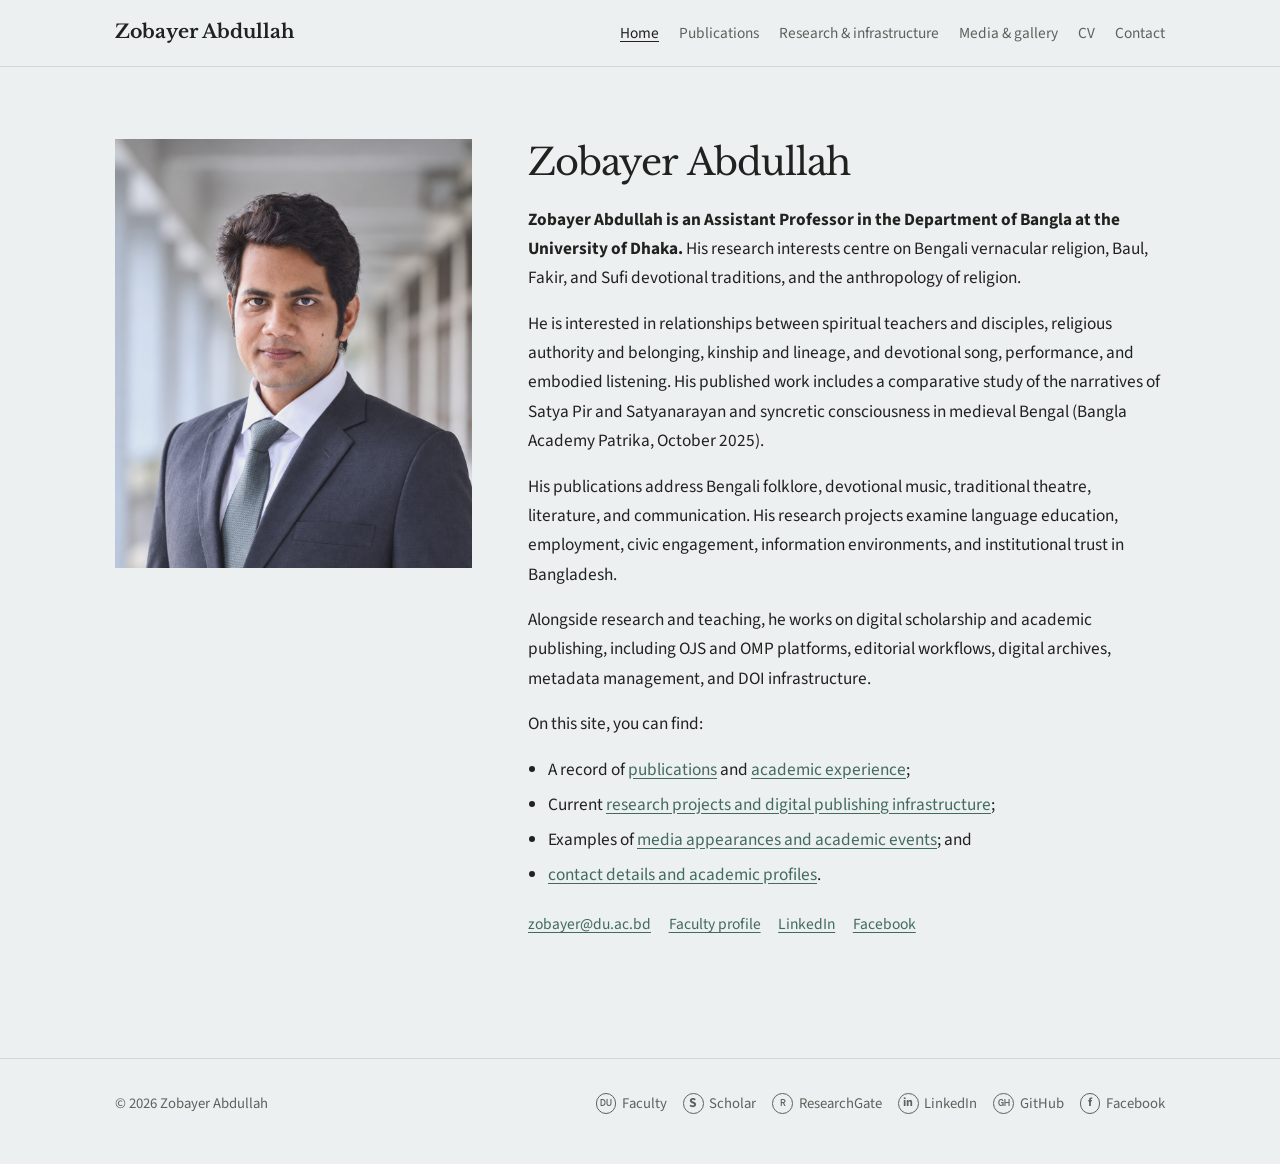
<file: index.html>
<!doctype html><html lang="en"><head>
<!-- Google tag (gtag.js) -->
<script async src="https://www.googletagmanager.com/gtag/js?id=G-WPJSHFJ9PT"></script>
<script>
  window.dataLayer = window.dataLayer || [];
  function gtag(){dataLayer.push(arguments);}
  gtag('js', new Date());
  gtag('config', 'G-WPJSHFJ9PT');
</script>
<meta charset="utf-8"><meta name="viewport" content="width=device-width,initial-scale=1"><title>Zobayer Abdullah | University of Dhaka</title><meta name="description" content="Zobayer Abdullah, Assistant Professor at the University of Dhaka. Research interests in Bengali vernacular religion, Baul, Fakir and Sufi traditions, folklore, and the anthropology of religion."><link rel="icon" type="image/x-icon" href="favicon.ico"><link rel="apple-touch-icon" href="apple-touch-icon.png"><link rel="stylesheet" href="css/style.css"><link rel="stylesheet" href="css/site-stats.css"></head><body>
<header class="site-header"><div class="shell"><a class="brand" href="index.html">Zobayer Abdullah</a><nav class="nav" aria-label="Primary"><a aria-current="page" href="index.html">Home</a><a href="publications.html">Publications</a><a href="projects.html">Research &amp; infrastructure</a><a href="gallery.html">Media &amp; gallery</a><a href="cv.html">CV</a><a href="contact.html">Contact</a></nav></div></header>
<main class="shell"><section class="masthead"><div class="portrait-frame"><img class="portrait" src="assets/images/profile-corridor.png" alt="Zobayer Abdullah"></div><div class="profile-copy"><h1>Zobayer Abdullah</h1><p><strong>Zobayer Abdullah is an Assistant Professor in the Department of Bangla at the University of Dhaka.</strong> His research interests centre on Bengali vernacular religion, Baul, Fakir, and Sufi devotional traditions, and the anthropology of religion.</p><p>He is interested in relationships between spiritual teachers and disciples, religious authority and belonging, kinship and lineage, and devotional song, performance, and embodied listening. His published work includes a comparative study of the narratives of Satya Pir and Satyanarayan and syncretic consciousness in medieval Bengal (Bangla Academy Patrika, October 2025).</p><p>His publications address Bengali folklore, devotional music, traditional theatre, literature, and communication. His research projects examine language education, employment, civic engagement, information environments, and institutional trust in Bangladesh.</p><p>Alongside research and teaching, he works on digital scholarship and academic publishing, including OJS and OMP platforms, editorial workflows, digital archives, metadata management, and DOI infrastructure.</p><p>On this site, you can find:</p><ul><li>A record of <a href="publications.html">publications</a> and <a href="cv.html">academic experience</a>;</li><li>Current <a href="projects.html">research projects and digital publishing infrastructure</a>;</li><li>Examples of <a href="gallery.html">media appearances and academic events</a>; and</li><li><a href="contact.html">contact details and academic profiles</a>.</li></ul><p class="contact-line"><a href="mailto:zobayer@du.ac.bd">zobayer@du.ac.bd</a><a href="https://www.du.ac.bd/faculty/faculty_details/BNG/53712">Faculty profile</a><a href="https://www.linkedin.com/in/izobayer">LinkedIn</a><a href="https://www.facebook.com/zobaayer">Facebook</a></p></div></section>
</main><footer class="site-footer"><div class="shell"><span>© 2026 Zobayer Abdullah</span><nav class="footer-links" aria-label="Academic and social profiles"><a href="https://www.du.ac.bd/faculty/faculty_details/BNG/53712" target="_blank" rel="noopener noreferrer"><span class="footer-icon du" aria-hidden="true">DU</span>Faculty</a><a href="https://scholar.google.com/citations?user=srvBVkUAAAAJ&amp;hl=en" target="_blank" rel="noopener noreferrer"><span class="footer-icon scholar" aria-hidden="true">S</span>Scholar</a><a href="https://www.researchgate.net/profile/Zobayer-Abdullah" target="_blank" rel="noopener noreferrer"><span class="footer-icon researchgate" aria-hidden="true">R</span>ResearchGate</a><a href="https://www.linkedin.com/in/izobayer" target="_blank" rel="noopener noreferrer"><span class="footer-icon linkedin" aria-hidden="true">in</span>LinkedIn</a><a href="https://github.com/izobayer" target="_blank" rel="noopener noreferrer"><span class="footer-icon github" aria-hidden="true">GH</span>GitHub</a><a href="https://www.facebook.com/zobaayer" target="_blank" rel="noopener noreferrer"><span class="footer-icon facebook" aria-hidden="true">f</span>Facebook</a></nav></div></footer><script defer src="js/site-stats.js"></script><script defer src="js/navigation.js"></script></body></html>
</file>
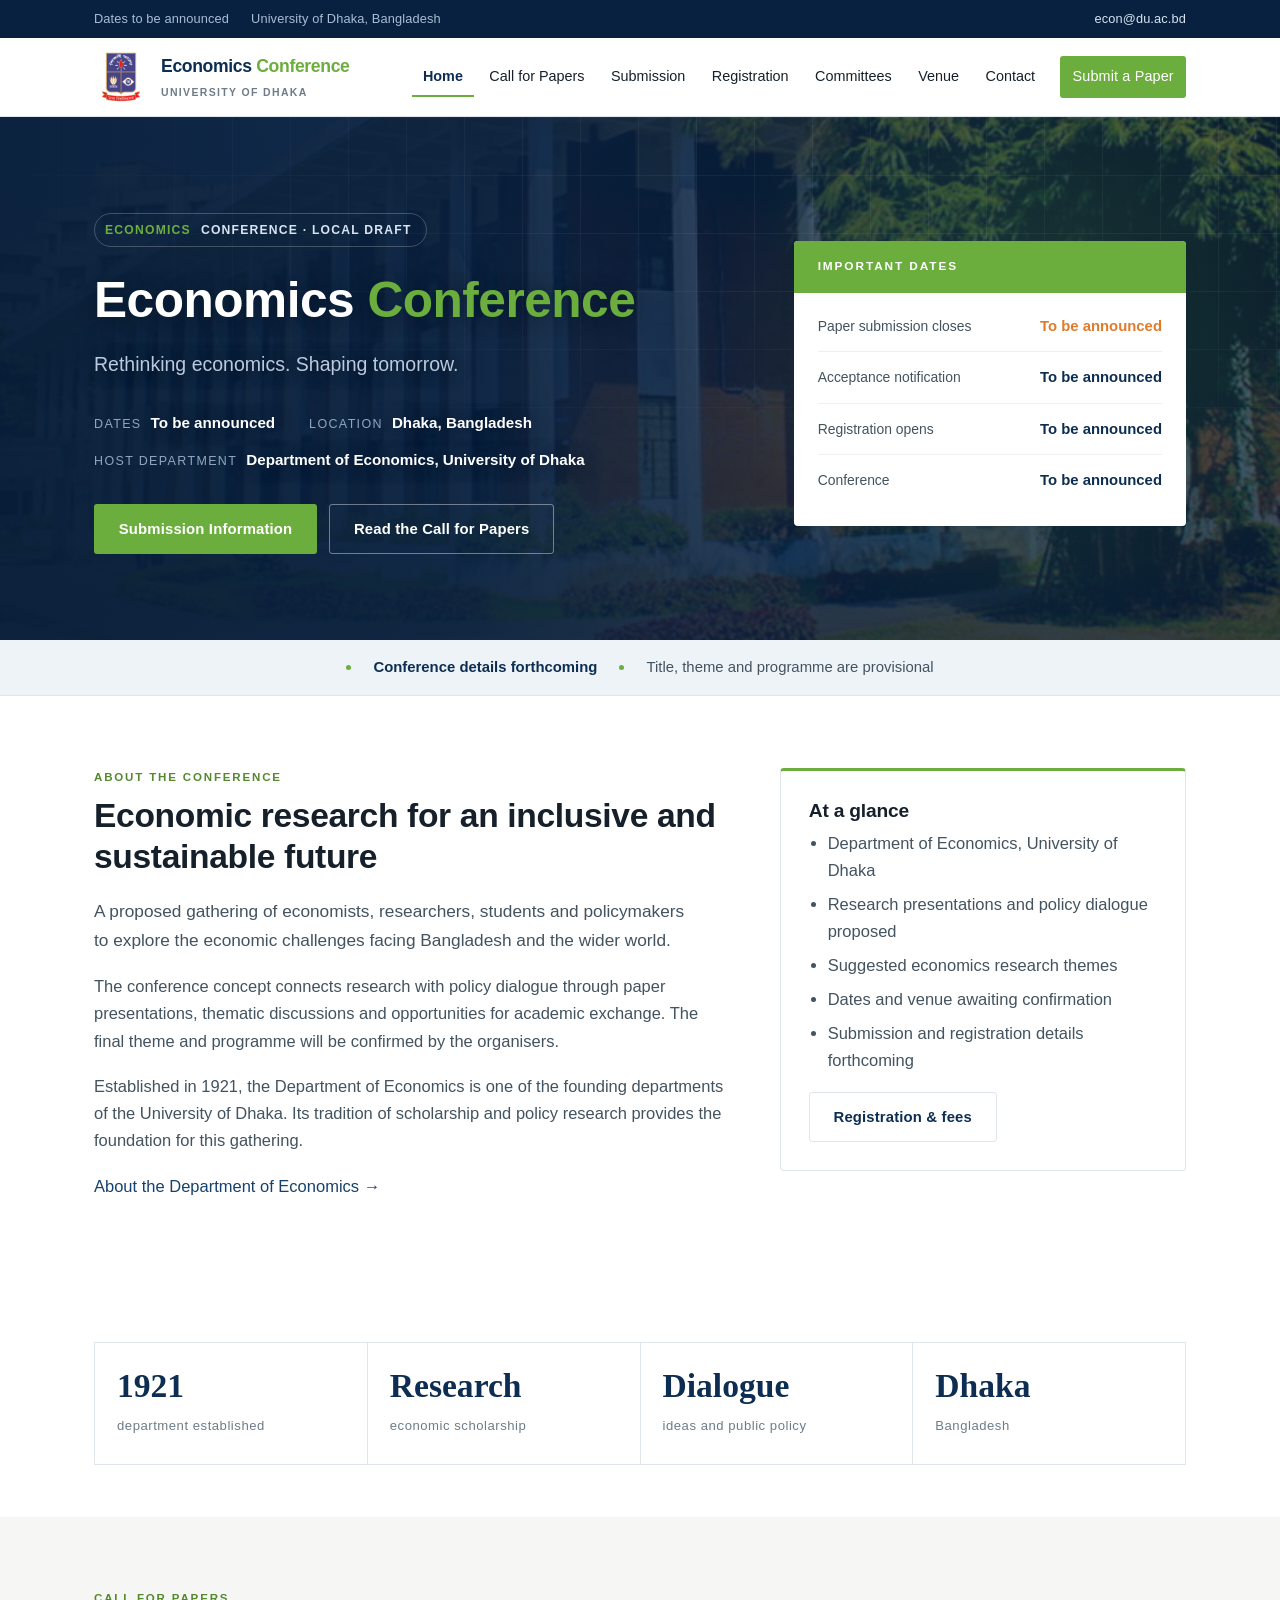
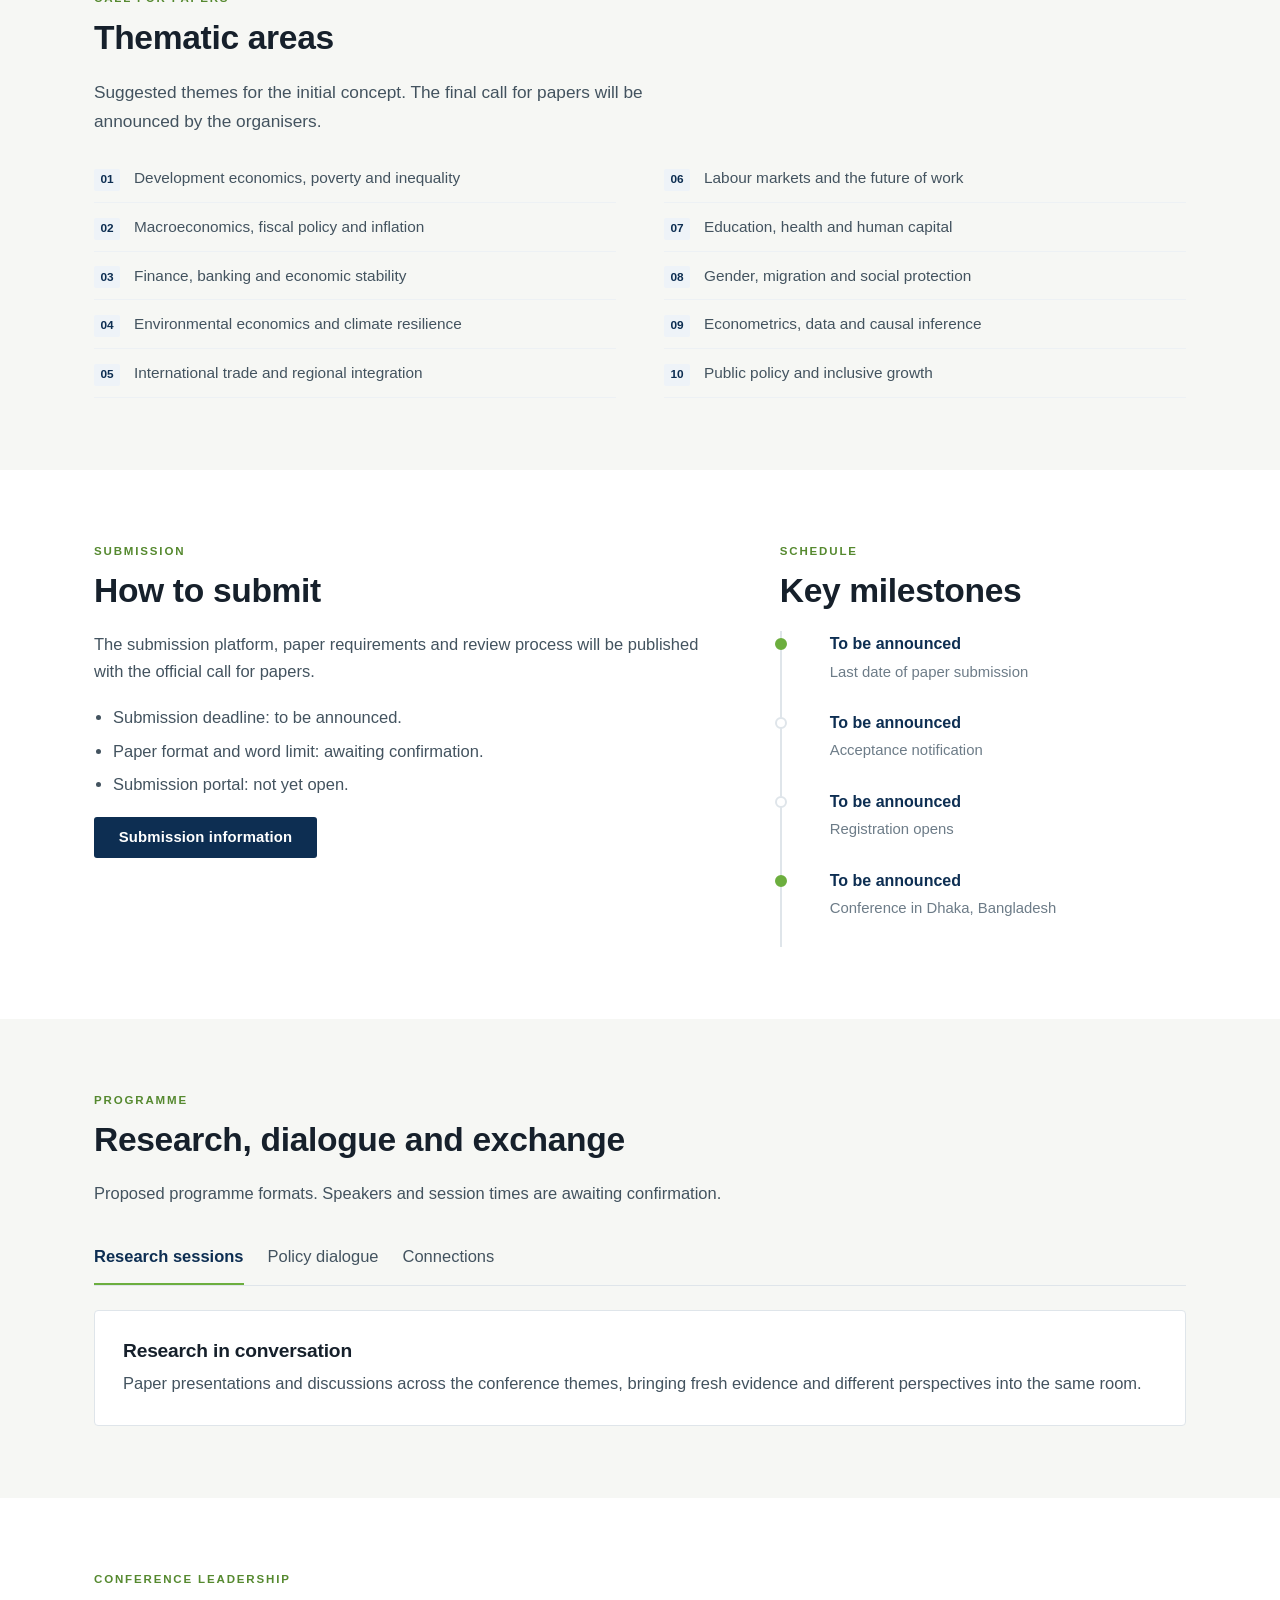
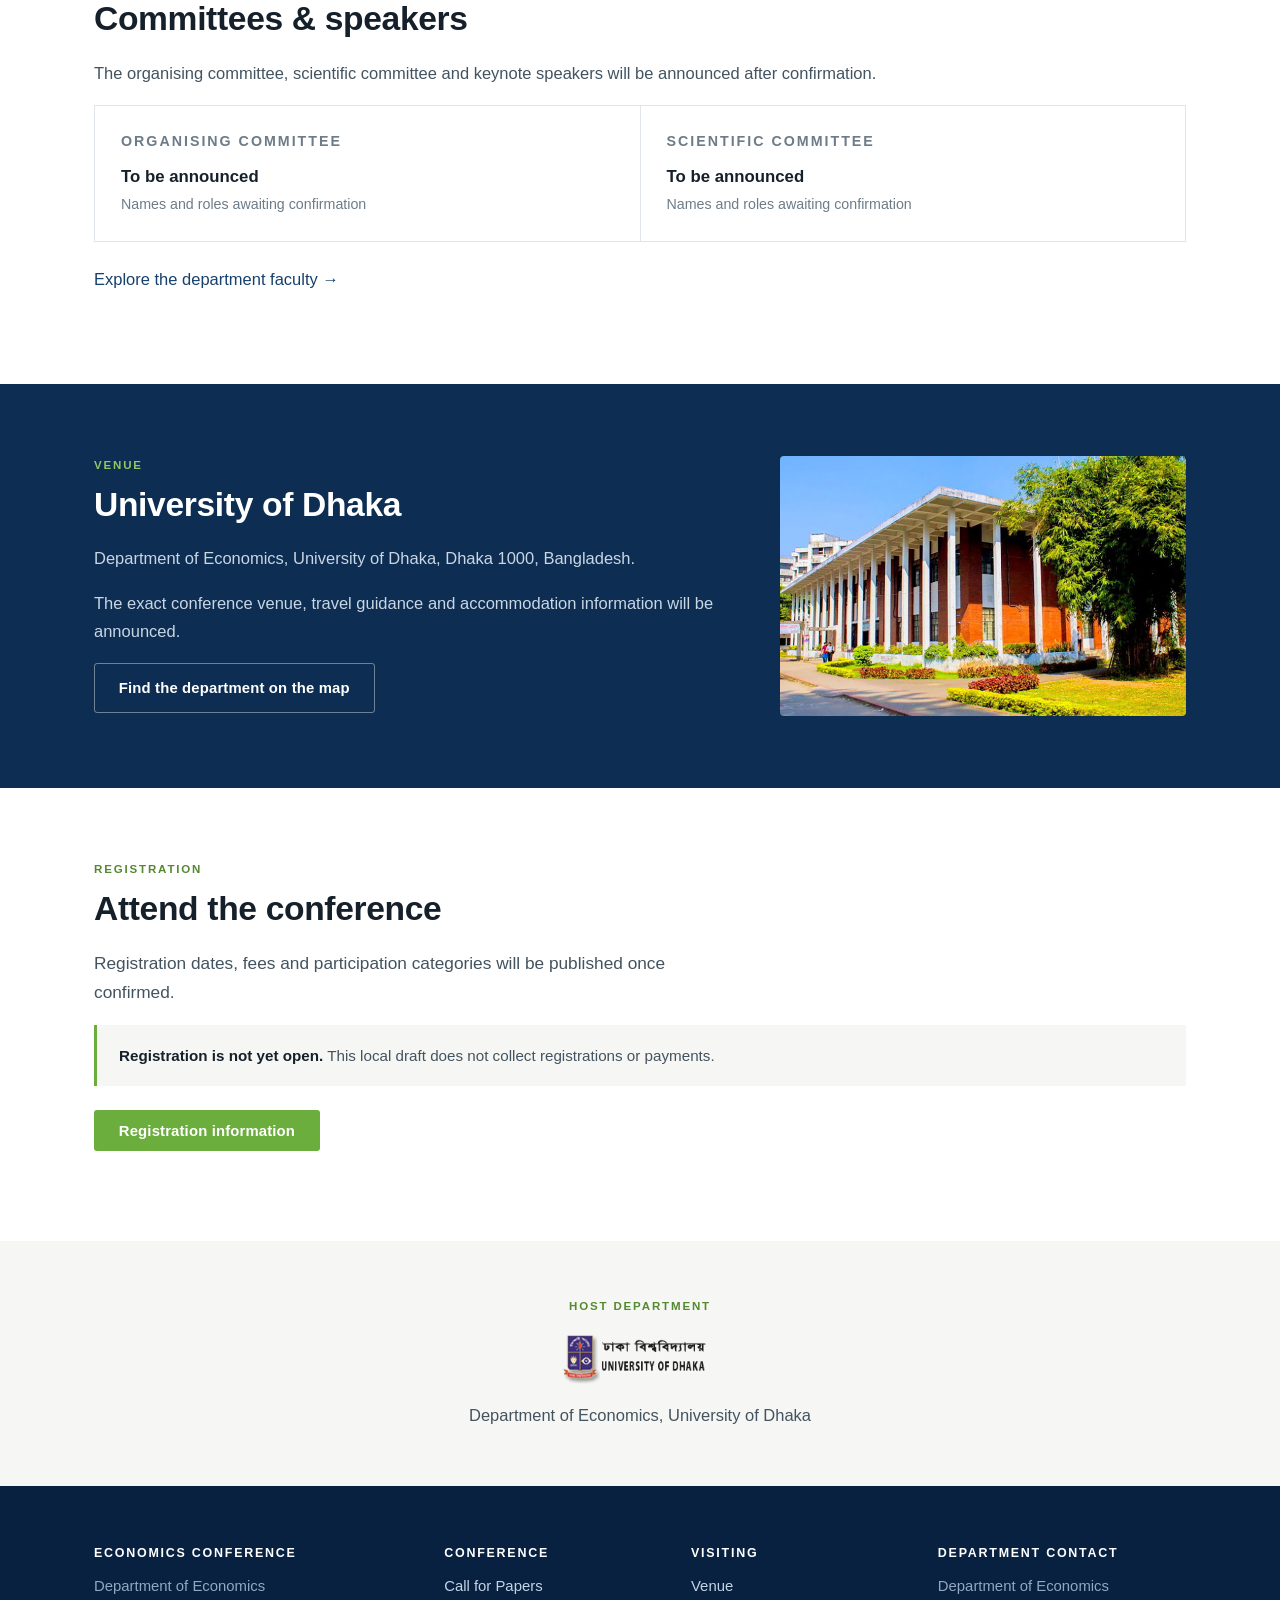
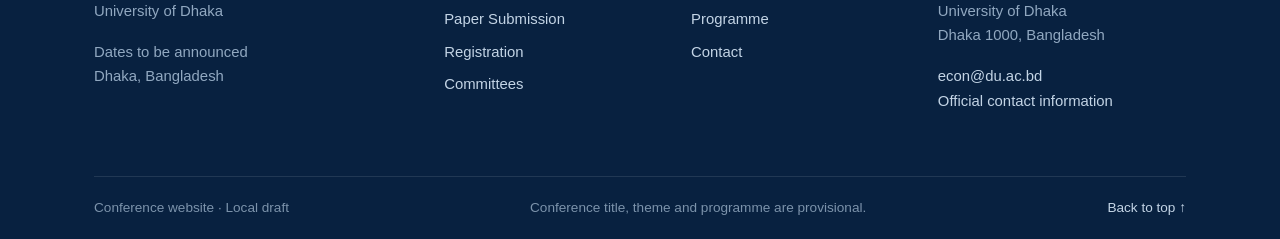
<file: econference/index.html>
<!doctype html>
<html lang="en"><head><meta charset="UTF-8"><meta name="viewport" content="width=device-width, initial-scale=1"><meta name="description" content="Conference website draft for the Department of Economics, University of Dhaka."><title>Economics Conference | University of Dhaka</title><link rel="stylesheet" href="styles.css"><script src="app.js" defer></script></head><body>
<div class="topbar"><div class="wrap"><div class="topbar__meta"><span>Dates to be announced</span><span>University of Dhaka, Bangladesh</span></div><a href="mailto:econ@du.ac.bd">econ@du.ac.bd</a></div></div>
<header class="masthead"><div class="wrap"><a class="brand" href="#home"><img src="assets/du-crest.png" alt="University of Dhaka crest"><span><span class="brand__name">Economics <span>Conference</span></span><span class="brand__sub">University of Dhaka</span></span></a><button class="nav-toggle menu" aria-expanded="false" aria-controls="site-nav" aria-label="Toggle navigation">☰</button><nav class="nav" id="site-nav" aria-label="Main navigation"><a href="#home" aria-current="page">Home</a><a href="#themes">Call for Papers</a><a href="#submission">Submission</a><a href="#registration">Registration</a><a href="#committee">Committees</a><a href="#venue">Venue</a><a href="#contact">Contact</a><a class="btn btn--primary" href="#submission">Submit a Paper</a></nav></div></header>
<main><section class="hero" id="home"><div class="wrap"><div class="hero__grid"><div><span class="hero__edition"><b>Economics</b> Conference · Local draft</span><h1>Economics <em>Conference</em></h1><p class="hero__title-sub">Rethinking economics. Shaping tomorrow.</p><div class="hero__facts"><div><span>Dates</span><b>To be announced</b></div><div><span>Location</span><b>Dhaka, Bangladesh</b></div><div><span>Host department</span><b>Department of Economics, University of Dhaka</b></div></div><div class="hero__cta"><a class="btn btn--primary" href="#submission">Submission Information</a><a class="btn btn--ghost" href="#themes">Read the Call for Papers</a></div></div><aside class="datecard"><div class="datecard__head">Important Dates</div><ul><li><span class="datecard__label">Paper submission closes</span><span class="datecard__val datecard__val--hot">To be announced</span></li><li><span class="datecard__label">Acceptance notification</span><span class="datecard__val">To be announced</span></li><li><span class="datecard__label">Registration opens</span><span class="datecard__val">To be announced</span></li><li><span class="datecard__label">Conference</span><span class="datecard__val">To be announced</span></li></ul></aside></div></div></section>
<div class="strip"><div class="wrap"><span class="dot"></span><span><b>Conference details forthcoming</b></span><span class="dot"></span><span>Title, theme and programme are provisional</span></div></div>
<section class="section" id="about"><div class="wrap"><div class="grid grid--sidebar"><div><span class="eyebrow">About the conference</span><h2>Economic research for an inclusive and sustainable future</h2><p class="lede">A proposed gathering of economists, researchers, students and policymakers to explore the economic challenges facing Bangladesh and the wider world.</p><p>The conference concept connects research with policy dialogue through paper presentations, thematic discussions and opportunities for academic exchange. The final theme and programme will be confirmed by the organisers.</p><p>Established in 1921, the Department of Economics is one of the founding departments of the University of Dhaka. Its tradition of scholarship and policy research provides the foundation for this gathering.</p><p><a href="https://www.du.ac.bd/body/ECO" target="_blank" rel="noopener">About the Department of Economics →</a></p></div><div><div class="card card--accent"><h3>At a glance</h3><ul><li>Department of Economics, University of Dhaka</li><li>Research presentations and policy dialogue proposed</li><li>Suggested economics research themes</li><li>Dates and venue awaiting confirmation</li><li>Submission and registration details forthcoming</li></ul><a class="btn btn--outline" href="#registration">Registration &amp; fees</a></div></div></div></div></section>
<section class="section--tight"><div class="wrap"><div class="stat-row"><div class="stat"><b>1921</b><span>department established</span></div><div class="stat"><b>Research</b><span>economic scholarship</span></div><div class="stat"><b>Dialogue</b><span>ideas and public policy</span></div><div class="stat"><b>Dhaka</b><span>Bangladesh</span></div></div></div></section>
<section class="section section--sand" id="themes"><div class="wrap"><span class="eyebrow">Call for papers</span><h2>Thematic areas</h2><p class="lede">Suggested themes for the initial concept. The final call for papers will be announced by the organisers.</p><ol class="tracks"><li><b>01</b><span>Development economics, poverty and inequality</span></li><li><b>02</b><span>Macroeconomics, fiscal policy and inflation</span></li><li><b>03</b><span>Finance, banking and economic stability</span></li><li><b>04</b><span>Environmental economics and climate resilience</span></li><li><b>05</b><span>International trade and regional integration</span></li><li><b>06</b><span>Labour markets and the future of work</span></li><li><b>07</b><span>Education, health and human capital</span></li><li><b>08</b><span>Gender, migration and social protection</span></li><li><b>09</b><span>Econometrics, data and causal inference</span></li><li><b>10</b><span>Public policy and inclusive growth</span></li></ol></div></section>
<section class="section" id="submission"><div class="wrap"><div class="grid grid--sidebar"><div><span class="eyebrow">Submission</span><h2>How to submit</h2><p>The submission platform, paper requirements and review process will be published with the official call for papers.</p><ul><li>Submission deadline: to be announced.</li><li>Paper format and word limit: awaiting confirmation.</li><li>Submission portal: not yet open.</li></ul><button class="btn btn--navy" data-dialog="submission">Submission information</button></div><div id="dates"><span class="eyebrow">Schedule</span><h2>Key milestones</h2><ol class="timeline"><li class="is-key"><time>To be announced</time><p>Last date of paper submission</p></li><li><time>To be announced</time><p>Acceptance notification</p></li><li><time>To be announced</time><p>Registration opens</p></li><li class="is-key"><time>To be announced</time><p>Conference in Dhaka, Bangladesh</p></li></ol></div></div></div></section>
<section class="section section--sand" id="programme"><div class="wrap"><span class="eyebrow">Programme</span><h2>Research, dialogue and exchange</h2><p>Proposed programme formats. Speakers and session times are awaiting confirmation.</p><div class="tabs" role="tablist" aria-label="Programme formats"><button id="tab-research" role="tab" aria-controls="programme-panel" aria-selected="true" data-programme="research">Research sessions</button><button id="tab-policy" role="tab" aria-controls="programme-panel" aria-selected="false" data-programme="policy" tabindex="-1">Policy dialogue</button><button id="tab-network" role="tab" aria-controls="programme-panel" aria-selected="false" data-programme="network" tabindex="-1">Connections</button></div><div id="programme-panel" class="card" role="tabpanel" aria-labelledby="tab-research"><h3>Research in conversation</h3><p>Paper presentations and discussions across the conference themes, bringing fresh evidence and different perspectives into the same room.</p></div></div></section>
<section class="section" id="committee"><div class="wrap"><span class="eyebrow">Conference leadership</span><h2>Committees &amp; speakers</h2><p>The organising committee, scientific committee and keynote speakers will be announced after confirmation.</p><div class="role-grid"><div class="role"><span class="role__tag">Organising committee</span><b>To be announced</b><span>Names and roles awaiting confirmation</span></div><div class="role"><span class="role__tag">Scientific committee</span><b>To be announced</b><span>Names and roles awaiting confirmation</span></div></div><p style="margin-top:24px"><a href="https://www.du.ac.bd/body/FacultyMembers/ECO" target="_blank" rel="noopener">Explore the department faculty →</a></p></div></section>
<section class="section section--navy" id="venue"><div class="wrap"><div class="grid grid--sidebar"><div><span class="eyebrow">Venue</span><h2>University of Dhaka</h2><p>Department of Economics, University of Dhaka, Dhaka 1000, Bangladesh.</p><p>The exact conference venue, travel guidance and accommodation information will be announced.</p><a class="btn btn--ghost" href="https://www.google.com/maps/search/?api=1&query=Department+of+Economics+University+of+Dhaka" target="_blank" rel="noopener">Find the department on the map</a></div><img src="assets/campus.jpg" alt="University of Dhaka library" style="border-radius:4px;width:100%;height:260px;object-fit:cover"></div></div></section>
<section class="section" id="registration"><div class="wrap"><span class="eyebrow">Registration</span><h2>Attend the conference</h2><p class="lede">Registration dates, fees and participation categories will be published once confirmed.</p><div class="note"><strong>Registration is not yet open.</strong> This local draft does not collect registrations or payments.</div><p style="margin-top:24px"><button class="btn btn--primary" data-dialog="registration">Registration information</button></p></div></section>
<section class="section--tight section--sand"><div class="wrap"><div class="sponsors"><div class="sponsors__group"><span class="eyebrow">Host department</span><div class="organisers"><img src="assets/du-logo.png" alt="University of Dhaka"></div><p style="margin:16px 0 0">Department of Economics, University of Dhaka</p></div></div></div></section></main>
<footer class="footer" id="contact"><div class="wrap"><div class="footer__grid"><div><h4>Economics Conference</h4><p>Department of Economics<br>University of Dhaka</p><p>Dates to be announced<br>Dhaka, Bangladesh</p></div><div><h4>Conference</h4><ul><li><a href="#themes">Call for Papers</a></li><li><a href="#submission">Paper Submission</a></li><li><a href="#registration">Registration</a></li><li><a href="#committee">Committees</a></li></ul></div><div><h4>Visiting</h4><ul><li><a href="#venue">Venue</a></li><li><a href="#programme">Programme</a></li><li><a href="#contact">Contact</a></li></ul></div><div><h4>Department contact</h4><p>Department of Economics<br>University of Dhaka<br>Dhaka 1000, Bangladesh</p><a href="mailto:econ@du.ac.bd">econ@du.ac.bd</a><p><a href="https://www.du.ac.bd/body/contact/ECO" target="_blank" rel="noopener">Official contact information</a></p></div></div><div class="footer__bottom"><span>Conference website · Local draft</span><span>Conference title, theme and programme are provisional.</span><a href="#home">Back to top ↑</a></div></div></footer><dialog><button class="close" aria-label="Close information">×</button><span class="eyebrow">Conference update</span><h2 id="dialog-title"></h2><p id="dialog-content"></p><button class="btn btn--navy dismiss">Got it</button></dialog></body></html>
</file>
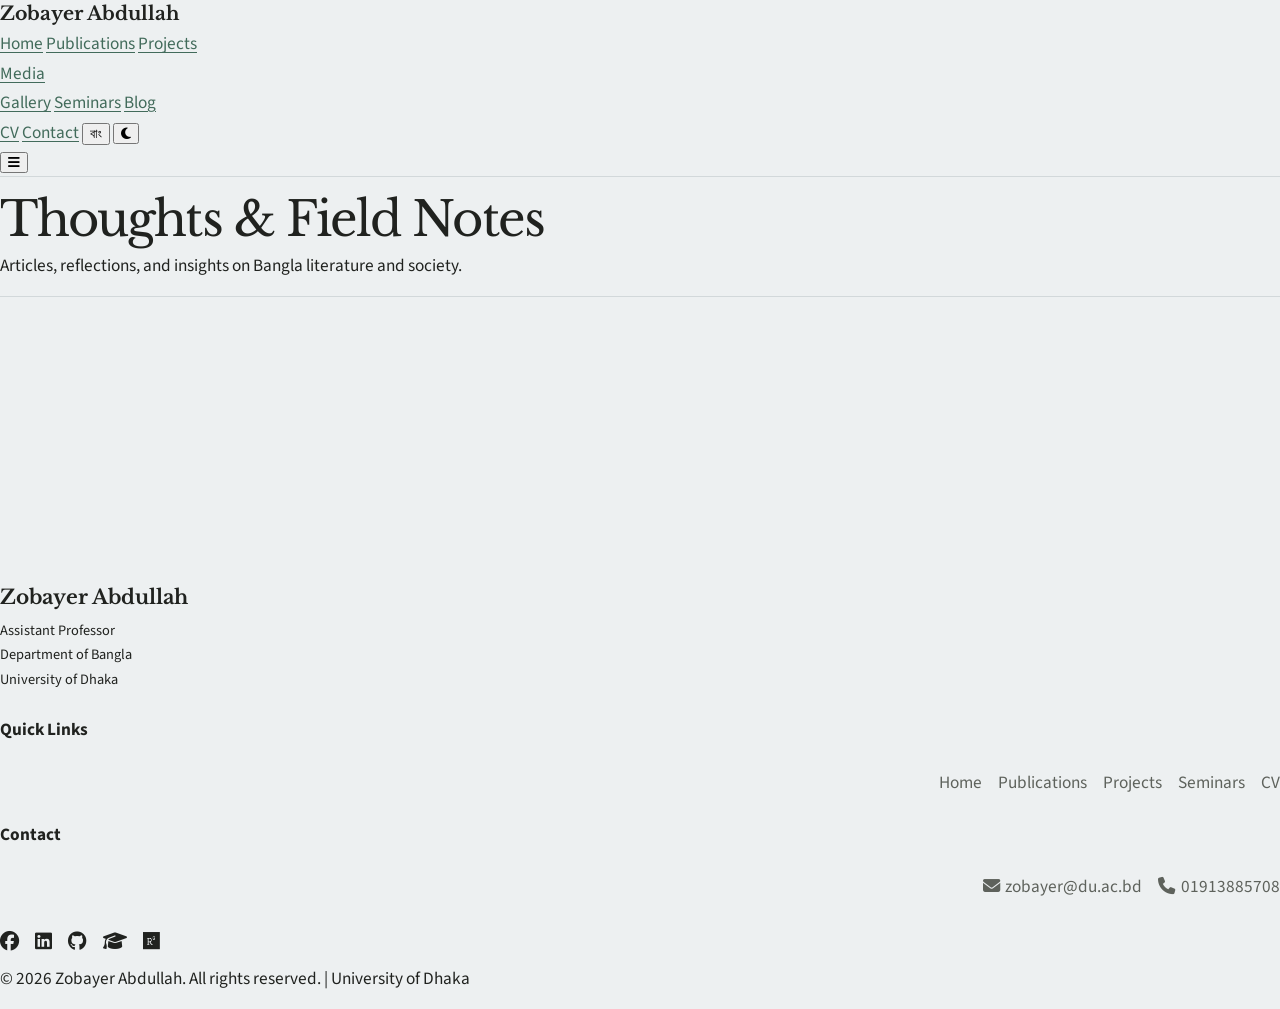
<file: blog.html>
<!DOCTYPE html>
<html lang="en" data-theme="light">
<head>
<!-- Google tag (gtag.js) -->
<script async src="https://www.googletagmanager.com/gtag/js?id=G-WPJSHFJ9PT"></script>
<script>
  window.dataLayer = window.dataLayer || [];
  function gtag(){dataLayer.push(arguments);}
  gtag('js', new Date());
  gtag('config', 'G-WPJSHFJ9PT');
</script>

    <meta charset="UTF-8">
    <meta name="viewport" content="width=device-width, initial-scale=1.0">
    <title>Seminars & Conferences | Zobayer Abdullah</title>
    <meta name="description" content="Seminars and conferences by Zobayer Abdullah.">
    <!-- Fonts and Icons -->
    <link rel="stylesheet" href="https://cdnjs.cloudflare.com/ajax/libs/font-awesome/6.4.0/css/all.min.css">
    <!-- Custom CSS -->
    <link rel="stylesheet" href="css/style.css?v=2">
<link rel="stylesheet" href="css/site-stats.css"></head>
<body>
    <!-- Navigation -->
    <nav class="navbar">
        <div class="container navbar-container">
            <a href="/" class="brand">
                Zobayer Abdullah <span class="brand-dot"></span>
            </a>
            <div class="nav-links">
                <a href="/" class="nav-link" data-i18n="nav_home">Home</a>
                <a href="publications.html" class="nav-link" data-i18n="nav_publications">Publications</a>
                <a href="projects.html" class="nav-link" data-i18n="nav_projects">Projects</a>
                <div class="dropdown">
                    <a href="#" class="nav-link dropdown-toggle active" data-i18n="nav_media">Media <i class="fas fa-chevron-down"></i></a>
                    <div class="dropdown-menu">
                        <a href="gallery.html" class="dropdown-item" data-i18n="nav_gallery">Gallery</a>
                        <a href="seminars.html" class="dropdown-item" data-i18n="nav_seminars">Seminars</a>
                        <a href="blog.html" class="dropdown-item" data-i18n="nav_blog">Blog</a>
                    </div>
                </div>
                <a href="cv.html" class="nav-link" data-i18n="nav_cv">CV</a>
                <a href="contact.html" class="nav-link" data-i18n="nav_contact">Contact</a>
                <button id="lang-toggle" class="lang-toggle" aria-label="Toggle Language">বাং</button>
                <button id="theme-toggle" class="theme-toggle" aria-label="Toggle Theme">
                    <i class="fas fa-moon"></i>
                </button>
            </div>
            <button class="mobile-menu-btn">
                <i class="fas fa-bars"></i>
            </button>
        </div>
    </nav>
    <!-- Header -->
    <header class="section" style="padding-top: var(--space-12); padding-bottom: var(--space-4);">
        <div class="container">
            <h1 class="hero-title" style="font-size: 3rem; margin-bottom: 0;" data-i18n="blog_title">Thoughts & <span>Field Notes</span></h1>
            <p class="hero-subtitle" style="margin-top: var(--space-2);" data-i18n="blog_subtitle">Articles, reflections, and insights on Bangla literature and society.</p>
        </div>
    </header>
    <section class="section" style="padding-top: 0;">
        <div class="container">
            <div class="grid-2 animate-on-scroll" id="blog-grid">
                <!-- Blog Post 1 -->
                <div class="glass-card" style="padding: var(--space-6); display: flex; flex-direction: column;">
                    <span class="hero-badge" style="font-size: 0.75rem; margin-bottom: var(--space-4); align-self: flex-start;" data-i18n="blog_post_1_date">October 12, 2025</span>
                    <h3 style="margin-bottom: var(--space-4); font-size: 1.5rem;" data-i18n="blog_post_1_title">The Politics of Emotion in Defining Bengali Identity</h3>
                    <p style="color: var(--color-text-muted); line-height: 1.7; margin-bottom: var(--space-4); flex-grow: 1;" data-i18n="blog_post_1_excerpt">
                        An exploration of how emotional frameworks shape our understanding of what it means to be Bengali...
                    </p>
                    <a href="#" class="btn btn-secondary" style="align-self: flex-start;">Read More</a>
                </div>
                <!-- Blog Post 2 -->
                <div class="glass-card" style="padding: var(--space-6); display: flex; flex-direction: column;">
                    <span class="hero-badge" style="font-size: 0.75rem; margin-bottom: var(--space-4); align-self: flex-start;" data-i18n="blog_post_2_date">March 24, 2024</span>
                    <h3 style="margin-bottom: var(--space-4); font-size: 1.5rem;" data-i18n="blog_post_2_title">Field Notes: Folklore Collection in Rural Bengal</h3>
                    <p style="color: var(--color-text-muted); line-height: 1.7; margin-bottom: var(--space-4); flex-grow: 1;" data-i18n="blog_post_2_excerpt">
                        Reflections on the methodological challenges and unexpected joys of gathering oral traditions in remote villages...
                    </p>
                    <a href="#" class="btn btn-secondary" style="align-self: flex-start;">Read More</a>
                </div>
            </div>
        </div>
    </section>
    <!-- Footer -->
    <footer class="footer">
        <div class="container">
            <div class="footer-content">
                <div class="footer-col">
                    <a href="/" class="brand" style="margin-bottom: var(--space-3); font-size: 1.25rem;">
                        Zobayer Abdullah <span class="brand-dot"></span>
                    </a>
                    <p style="color: var(--color-text-muted); font-size: 0.9rem;" data-i18n="footer_role">
                        Assistant Professor<br>
                        Department of Bangla<br>
                        University of Dhaka
                    </p>
                </div>
                <div class="footer-col">
                    <h4 data-i18n="footer_links_title">Quick Links</h4>
                    <div class="footer-links">
                        <a href="/" data-i18n="nav_home">Home</a>
                        
                        <a href="publications.html" data-i18n="nav_publications">Publications</a>
                        <a href="projects.html" data-i18n="nav_projects">Projects</a>
                        <a href="seminars.html" data-i18n="nav_seminars">Seminars</a>
                        <a href="cv.html" data-i18n="nav_cv">CV</a>
                    </div>
                </div>
                <div class="footer-col">
                    <h4 data-i18n="footer_contact_title">Contact</h4>
                    <div class="footer-links">
                        <a href="mailto:zobayer@du.ac.bd"><i class="fas fa-envelope"></i> zobayer@du.ac.bd</a>
                        <a href="tel:01913885708"><i class="fas fa-phone"></i> 01913885708</a>
                    </div>
                    <div style="display: flex; gap: 1rem; margin-top: 1.5rem;">
                        <a href="https://fb.com/zobaayer" target="_blank" rel="noopener noreferrer" style="color: var(--color-text-muted); font-size: 1.2rem; transition: color 0.3s;" onmouseover="this.style.color='var(--color-primary)'" onmouseout="this.style.color='var(--color-text-muted)'"><i class="fab fa-facebook"></i></a>
                        <a href="https://linkedin.com/in/izobayer" target="_blank" rel="noopener noreferrer" style="color: var(--color-text-muted); font-size: 1.2rem; transition: color 0.3s;" onmouseover="this.style.color='var(--color-primary)'" onmouseout="this.style.color='var(--color-text-muted)'"><i class="fab fa-linkedin"></i></a>
                        <a href="https://github.com/izobayer" target="_blank" rel="noopener noreferrer" style="color: var(--color-text-muted); font-size: 1.2rem; transition: color 0.3s;" onmouseover="this.style.color='var(--color-primary)'" onmouseout="this.style.color='var(--color-text-muted)'" title="GitHub"><i class="fab fa-github"></i></a>
                        <a href="https://scholar.google.com/citations?user=srvBVkUAAAAJ&hl=en&authuser=1" target="_blank" rel="noopener noreferrer" style="color: var(--color-text-muted); font-size: 1.2rem; transition: color 0.3s;" onmouseover="this.style.color='var(--color-primary)'" onmouseout="this.style.color='var(--color-text-muted)'" title="Google Scholar"><i class="fas fa-graduation-cap"></i></a>
                        <a href="https://www.researchgate.net/profile/Zobayer-Abdullah?ev=hdr_xprf" target="_blank" rel="noopener noreferrer" style="color: var(--color-text-muted); font-size: 1.2rem; transition: color 0.3s;" onmouseover="this.style.color='var(--color-primary)'" onmouseout="this.style.color='var(--color-text-muted)'" title="ResearchGate"><i class="fab fa-researchgate"></i></a>
                    </div>
                </div>
            </div>
            <div class="footer-bottom">
                <p data-i18n="footer_copyright">&copy; 2026 Zobayer Abdullah. All rights reserved. | University of Dhaka</p>
            </div>
        </div>
    </footer>
    <script src="js/translations.js"></script>
    <script src="js/i18n.js"></script>
    <script src="js/main.js?v=2"></script>
<script defer src="js/site-stats.js"></script></body>
</html>
</file>
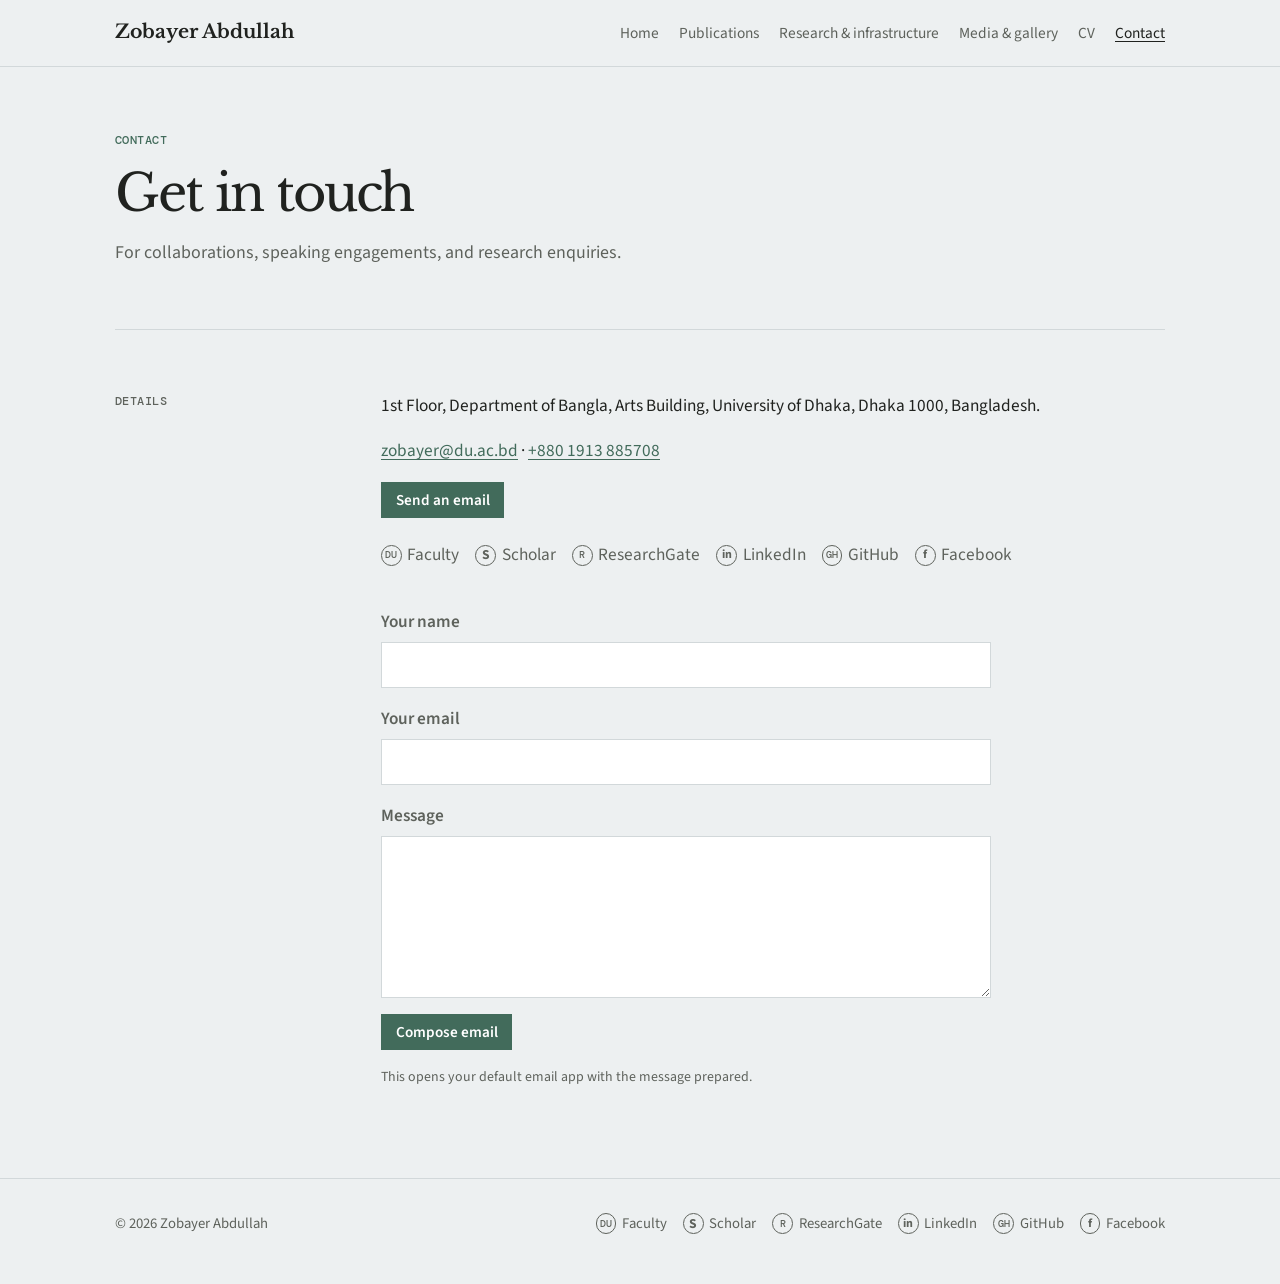
<file: contact.html>
<!doctype html>
<html lang="en">
<head>
<!-- Google tag (gtag.js) -->
<script async src="https://www.googletagmanager.com/gtag/js?id=G-WPJSHFJ9PT"></script>
<script>
  window.dataLayer = window.dataLayer || [];
  function gtag(){dataLayer.push(arguments);}
  gtag('js', new Date());
  gtag('config', 'G-WPJSHFJ9PT');
</script>

  <meta charset="utf-8">
  <meta name="viewport" content="width=device-width,initial-scale=1">
  <title>Contact | Zobayer Abdullah</title>
  <meta name="description" content="Contact Zobayer Abdullah, Assistant Professor at the University of Dhaka.">
  <link rel="icon" type="image/x-icon" href="favicon.ico">
  <link rel="apple-touch-icon" href="apple-touch-icon.png">
  <link rel="stylesheet" href="css/style.css">
<link rel="stylesheet" href="css/site-stats.css"></head>
<body>
  <header class="site-header">
    <div class="shell">
      <a class="brand" href="index.html">Zobayer Abdullah</a>
      <nav class="nav" aria-label="Primary">
        <a href="index.html">Home</a><a href="publications.html">Publications</a><a href="projects.html">Research &amp; infrastructure</a><a href="gallery.html">Media &amp; gallery</a><a href="cv.html">CV</a><a aria-current="page" href="contact.html">Contact</a>
      </nav>
    </div>
  </header>
  <main class="shell">
    <header class="page-intro">
      <div class="eyebrow">Contact</div>
      <h1>Get in touch</h1>
      <p class="tagline">For collaborations, speaking engagements, and research enquiries.</p>
    </header>
    <section class="section contact-page">
      <div class="section-grid">
        <div class="section-label">Details</div>
        <div class="prose">
          <p>1st Floor, Department of Bangla, Arts Building, University of Dhaka, Dhaka 1000, Bangladesh.</p>
          <p><a href="mailto:zobayer@du.ac.bd">zobayer@du.ac.bd</a> · <a href="tel:+8801913885708">+880 1913 885708</a></p>
          <p><a class="email-action" href="mailto:zobayer@du.ac.bd">Send an email</a></p>
          <nav class="contact-links" aria-label="Academic and social profiles">
            <a href="https://www.du.ac.bd/faculty/faculty_details/BNG/53712" target="_blank" rel="noopener noreferrer"><span class="footer-icon du" aria-hidden="true">DU</span>Faculty</a>
            <a href="https://scholar.google.com/citations?user=srvBVkUAAAAJ&amp;hl=en" target="_blank" rel="noopener noreferrer"><span class="footer-icon scholar" aria-hidden="true">S</span>Scholar</a>
            <a href="https://www.researchgate.net/profile/Zobayer-Abdullah" target="_blank" rel="noopener noreferrer"><span class="footer-icon researchgate" aria-hidden="true">R</span>ResearchGate</a>
            <a href="https://www.linkedin.com/in/izobayer" target="_blank" rel="noopener noreferrer"><span class="footer-icon linkedin" aria-hidden="true">in</span>LinkedIn</a>
            <a href="https://github.com/izobayer" target="_blank" rel="noopener noreferrer"><span class="footer-icon github" aria-hidden="true">GH</span>GitHub</a>
            <a href="https://www.facebook.com/zobaayer" target="_blank" rel="noopener noreferrer"><span class="footer-icon facebook" aria-hidden="true">f</span>Facebook</a>
          </nav>
          <form class="contact-form" action="mailto:zobayer@du.ac.bd" method="post" enctype="text/plain">
            <label>Your name<input name="name" autocomplete="name" required></label>
            <label>Your email<input name="email" type="email" autocomplete="email" required></label>
            <label>Message<textarea name="message" rows="6" required></textarea></label>
            <button type="submit">Compose email</button>
            <p class="note">This opens your default email app with the message prepared.</p>
          </form>
        </div>
      </div>
    </section>
  </main>
  <footer class="site-footer">
    <div class="shell"><span>© 2026 Zobayer Abdullah</span><nav class="footer-links" aria-label="Academic and social profiles"><a href="https://www.du.ac.bd/faculty/faculty_details/BNG/53712" target="_blank" rel="noopener noreferrer"><span class="footer-icon du" aria-hidden="true">DU</span>Faculty</a><a href="https://scholar.google.com/citations?user=srvBVkUAAAAJ&amp;hl=en" target="_blank" rel="noopener noreferrer"><span class="footer-icon scholar" aria-hidden="true">S</span>Scholar</a><a href="https://www.researchgate.net/profile/Zobayer-Abdullah" target="_blank" rel="noopener noreferrer"><span class="footer-icon researchgate" aria-hidden="true">R</span>ResearchGate</a><a href="https://www.linkedin.com/in/izobayer" target="_blank" rel="noopener noreferrer"><span class="footer-icon linkedin" aria-hidden="true">in</span>LinkedIn</a><a href="https://github.com/izobayer" target="_blank" rel="noopener noreferrer"><span class="footer-icon github" aria-hidden="true">GH</span>GitHub</a><a href="https://www.facebook.com/zobaayer" target="_blank" rel="noopener noreferrer"><span class="footer-icon facebook" aria-hidden="true">f</span>Facebook</a></nav></div>
  </footer>
<script defer src="js/site-stats.js"></script><script defer src="js/navigation.js"></script></body>
</html>
</file>
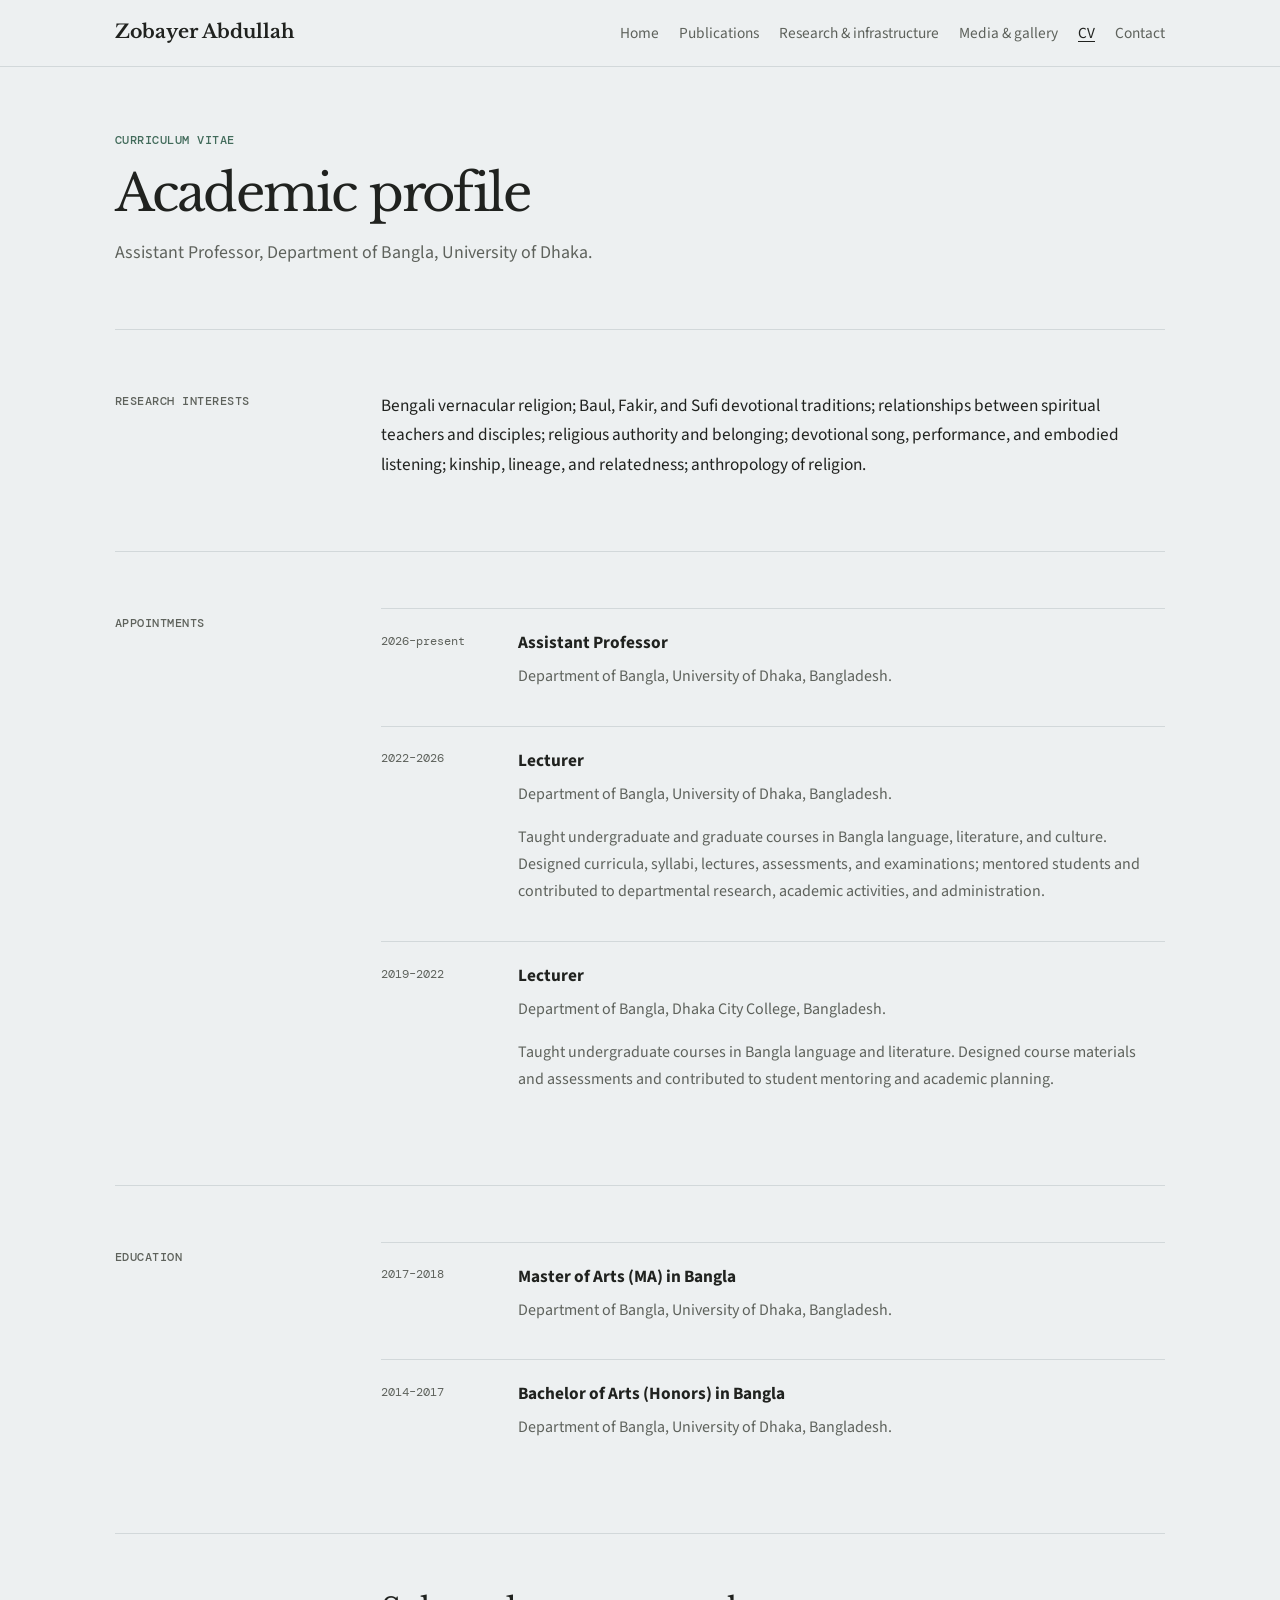
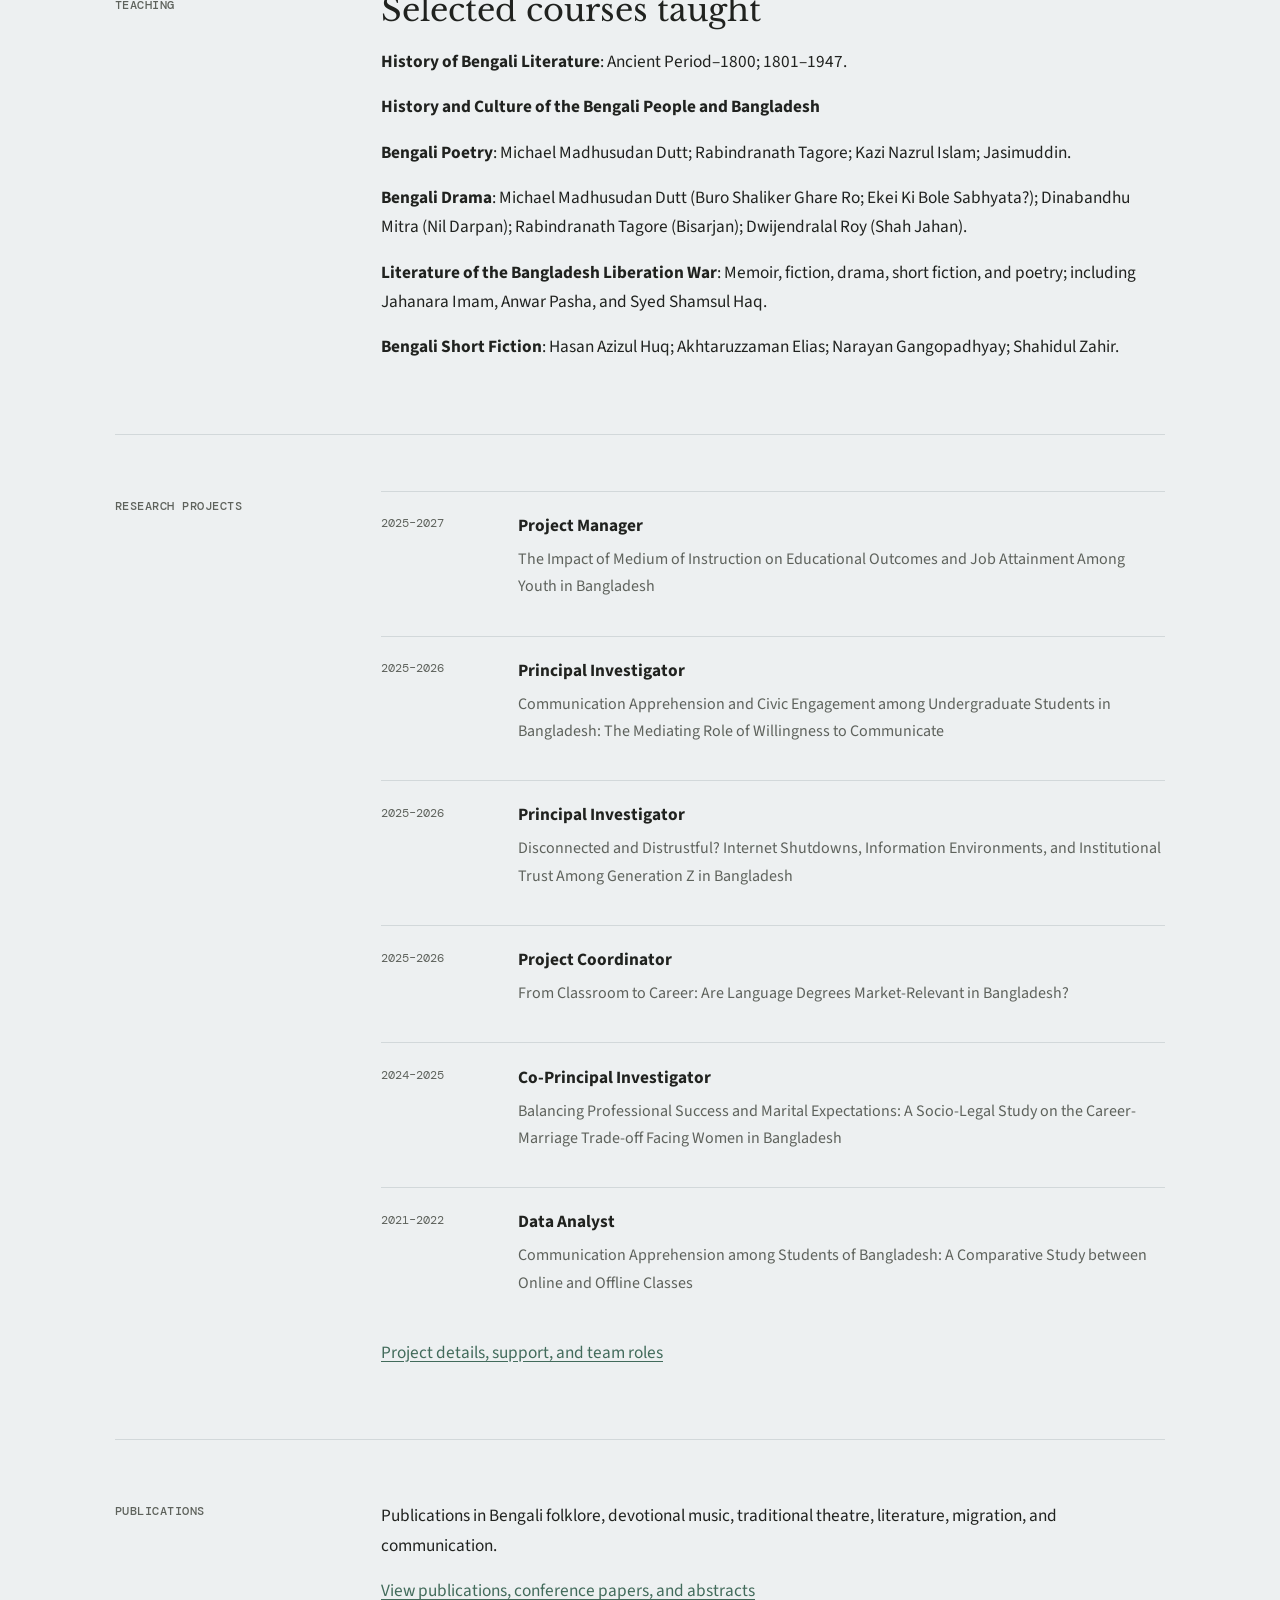
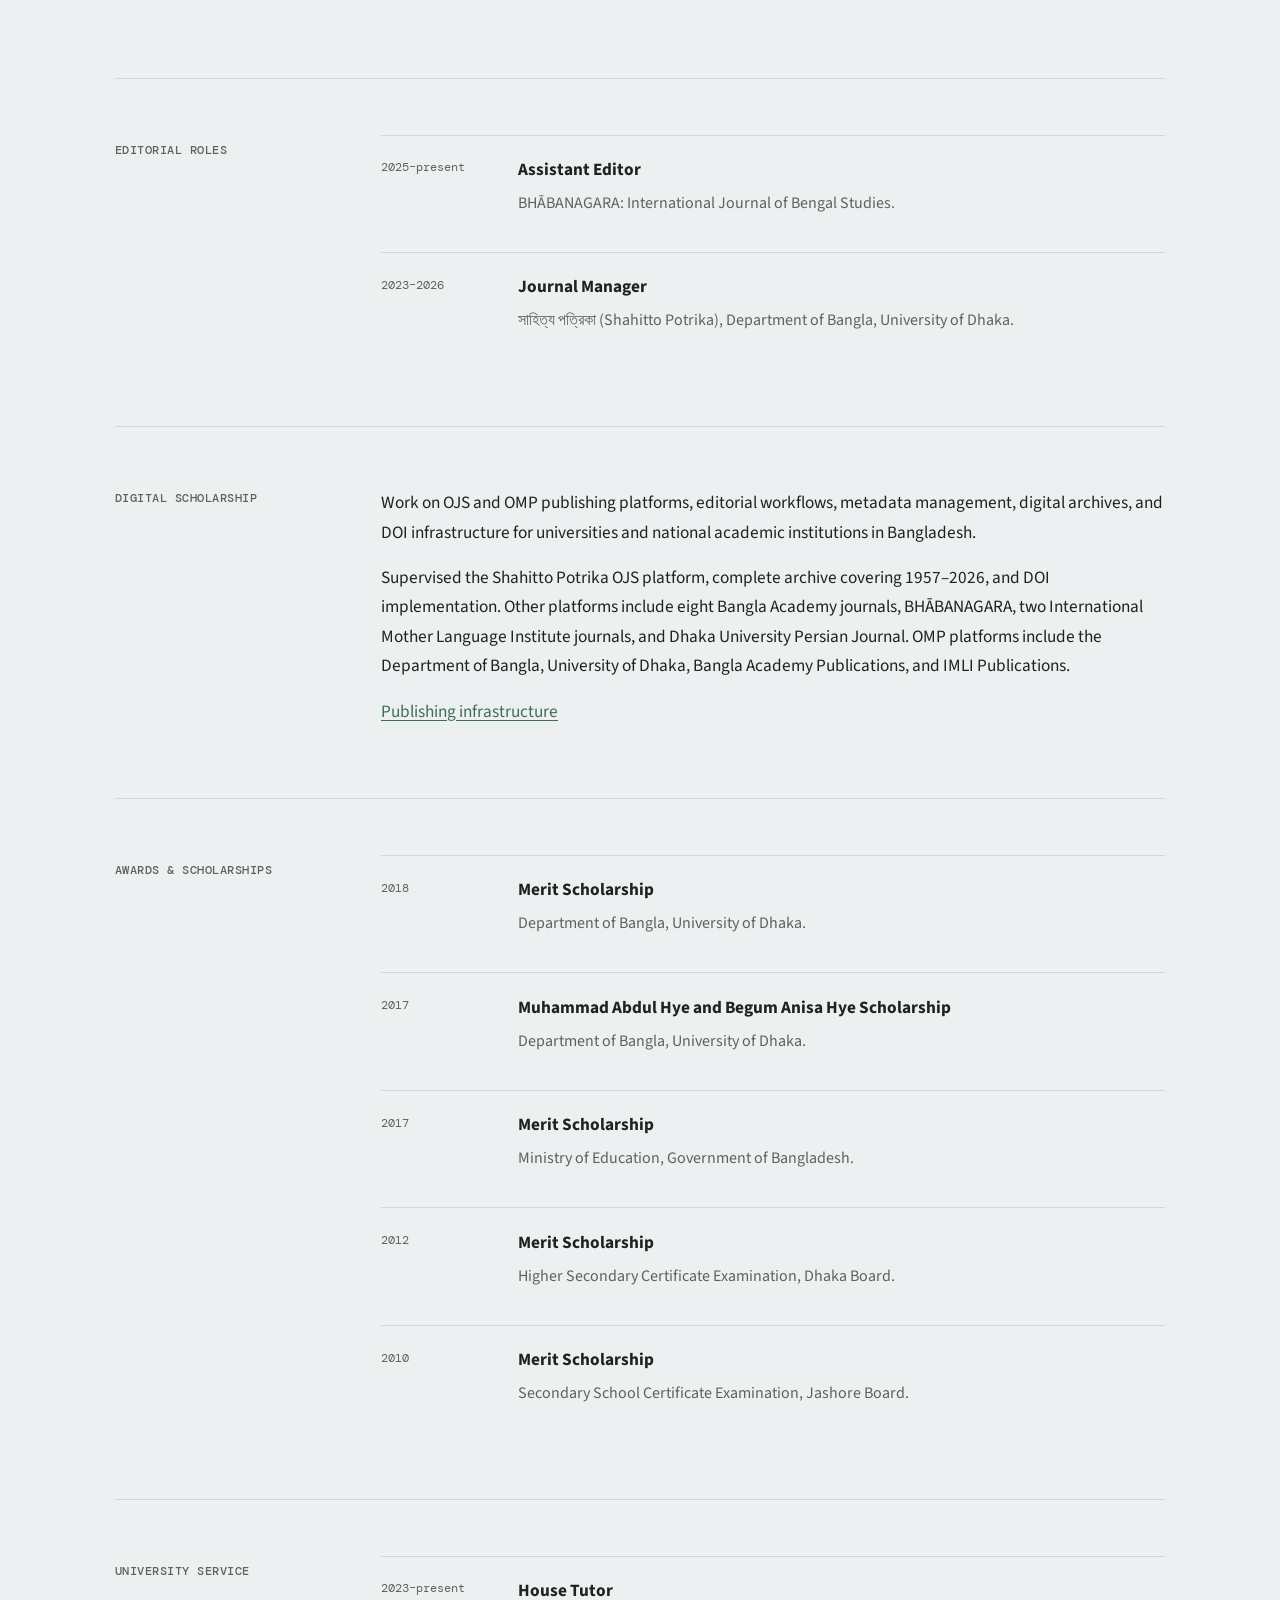
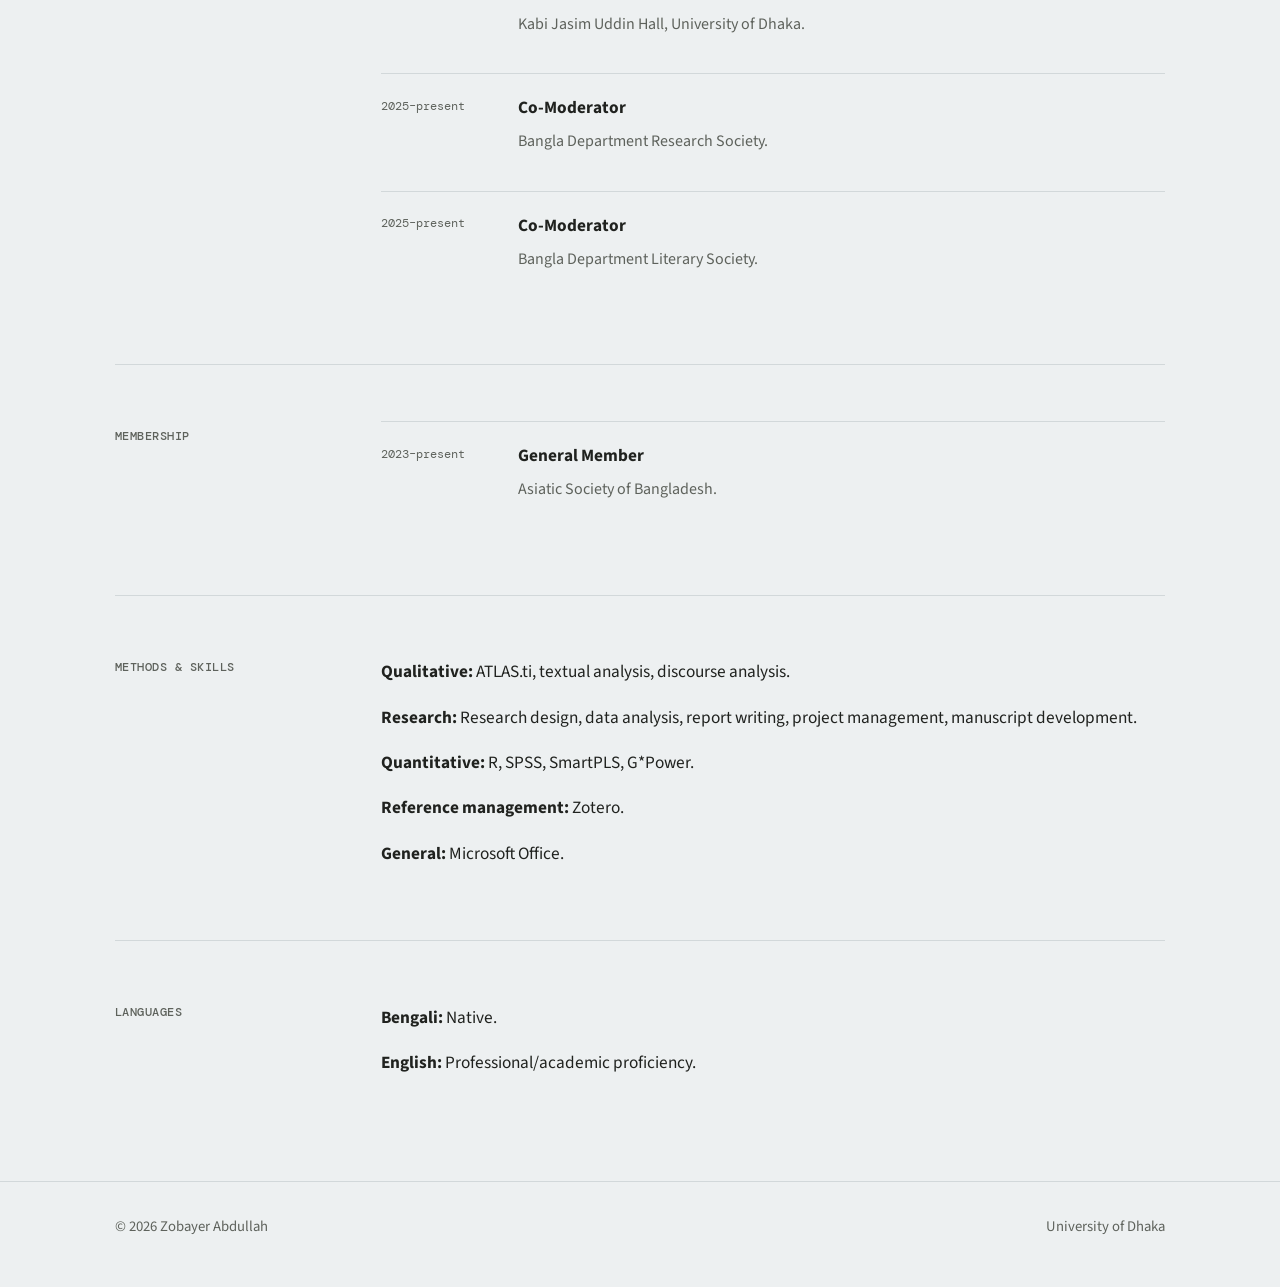
<file: cv.html>
<!doctype html><html lang="en"><head>
<!-- Google tag (gtag.js) -->
<script async src="https://www.googletagmanager.com/gtag/js?id=G-WPJSHFJ9PT"></script>
<script>
  window.dataLayer = window.dataLayer || [];
  function gtag(){dataLayer.push(arguments);}
  gtag('js', new Date());
  gtag('config', 'G-WPJSHFJ9PT');
</script>
<meta charset="utf-8"><meta name="viewport" content="width=device-width,initial-scale=1"><title>CV | Zobayer Abdullah</title><meta name="description" content="Curriculum vitae of Zobayer Abdullah, University of Dhaka."><link rel="icon" type="image/x-icon" href="favicon.ico"><link rel="apple-touch-icon" href="apple-touch-icon.png"><link rel="stylesheet" href="css/style.css"><link rel="stylesheet" href="css/site-stats.css"></head><body>
<header class="site-header"><div class="shell"><a class="brand" href="index.html">Zobayer Abdullah</a><nav class="nav" aria-label="Primary"><a href="index.html">Home</a><a href="publications.html">Publications</a><a href="projects.html">Research &amp; infrastructure</a><a href="gallery.html">Media &amp; gallery</a><a aria-current="page" href="cv.html">CV</a><a href="contact.html">Contact</a></nav></div></header>
<main class="shell"><header class="page-intro"><div class="eyebrow">Curriculum vitae</div><h1>Academic profile</h1><p class="tagline">Assistant Professor, Department of Bangla, University of Dhaka.</p></header>
<section class="section"><div class="section-grid"><div class="section-label">Research interests</div><div><p>Bengali vernacular religion; Baul, Fakir, and Sufi devotional traditions; relationships between spiritual teachers and disciples; religious authority and belonging; devotional song, performance, and embodied listening; kinship, lineage, and relatedness; anthropology of religion.</p></div></div></section>
<section class="section"><div class="section-grid"><div class="section-label">Appointments</div><div><article class="entry"><div class="entry-year">2026–present</div><div><strong>Assistant Professor</strong><p>Department of Bangla, University of Dhaka, Bangladesh.</p></div></article><article class="entry"><div class="entry-year">2022–2026</div><div><strong>Lecturer</strong><p>Department of Bangla, University of Dhaka, Bangladesh.</p><p>Taught undergraduate and graduate courses in Bangla language, literature, and culture. Designed curricula, syllabi, lectures, assessments, and examinations; mentored students and contributed to departmental research, academic activities, and administration.</p></div></article><article class="entry"><div class="entry-year">2019–2022</div><div><strong>Lecturer</strong><p>Department of Bangla, Dhaka City College, Bangladesh.</p><p>Taught undergraduate courses in Bangla language and literature. Designed course materials and assessments and contributed to student mentoring and academic planning.</p></div></article></div></div></section>
<section class="section"><div class="section-grid"><div class="section-label">Education</div><div><article class="entry"><div class="entry-year">2017–2018</div><div><strong>Master of Arts (MA) in Bangla</strong><p>Department of Bangla, University of Dhaka, Bangladesh.</p></div></article><article class="entry"><div class="entry-year">2014–2017</div><div><strong>Bachelor of Arts (Honors) in Bangla</strong><p>Department of Bangla, University of Dhaka, Bangladesh.</p></div></article></div></div></section>
<section class="section"><div class="section-grid"><div class="section-label">Teaching</div><div><div class="prose"><h2>Selected courses taught</h2><p><strong>History of Bengali Literature</strong>: Ancient Period–1800; 1801–1947.</p><p><strong>History and Culture of the Bengali People and Bangladesh</strong></p><p><strong>Bengali Poetry</strong>: Michael Madhusudan Dutt; Rabindranath Tagore; Kazi Nazrul Islam; Jasimuddin.</p><p><strong>Bengali Drama</strong>: Michael Madhusudan Dutt (Buro Shaliker Ghare Ro; Ekei Ki Bole Sabhyata?); Dinabandhu Mitra (Nil Darpan); Rabindranath Tagore (Bisarjan); Dwijendralal Roy (Shah Jahan).</p><p><strong>Literature of the Bangladesh Liberation War</strong>: Memoir, fiction, drama, short fiction, and poetry; including Jahanara Imam, Anwar Pasha, and Syed Shamsul Haq.</p><p><strong>Bengali Short Fiction</strong>: Hasan Azizul Huq; Akhtaruzzaman Elias; Narayan Gangopadhyay; Shahidul Zahir.</p></div></div></div></section>
<section class="section"><div class="section-grid"><div class="section-label">Research projects</div><div><article class="entry"><div class="entry-year">2025–2027</div><div><strong>Project Manager</strong><p>The Impact of Medium of Instruction on Educational Outcomes and Job Attainment Among Youth in Bangladesh</p></div></article><article class="entry"><div class="entry-year">2025–2026</div><div><strong>Principal Investigator</strong><p>Communication Apprehension and Civic Engagement among Undergraduate Students in Bangladesh: The Mediating Role of Willingness to Communicate</p></div></article><article class="entry"><div class="entry-year">2025–2026</div><div><strong>Principal Investigator</strong><p>Disconnected and Distrustful? Internet Shutdowns, Information Environments, and Institutional Trust Among Generation Z in Bangladesh</p></div></article><article class="entry"><div class="entry-year">2025–2026</div><div><strong>Project Coordinator</strong><p>From Classroom to Career: Are Language Degrees Market-Relevant in Bangladesh?</p></div></article><article class="entry"><div class="entry-year">2024–2025</div><div><strong>Co-Principal Investigator</strong><p>Balancing Professional Success and Marital Expectations: A Socio-Legal Study on the Career-Marriage Trade-off Facing Women in Bangladesh</p></div></article><article class="entry"><div class="entry-year">2021–2022</div><div><strong>Data Analyst</strong><p>Communication Apprehension among Students of Bangladesh: A Comparative Study between Online and Offline Classes</p></div></article><p><a href="projects.html">Project details, support, and team roles</a></p></div></div></section>
<section class="section"><div class="section-grid"><div class="section-label">Publications</div><div><p>Publications in Bengali folklore, devotional music, traditional theatre, literature, migration, and communication.</p><p><a href="publications.html">View publications, conference papers, and abstracts</a></p></div></div></section>
<section class="section"><div class="section-grid"><div class="section-label">Editorial roles</div><div><article class="entry"><div class="entry-year">2025–present</div><div><strong>Assistant Editor</strong><p>BHĀBANAGARA: International Journal of Bengal Studies.</p></div></article><article class="entry"><div class="entry-year">2023–2026</div><div><strong>Journal Manager</strong><p>সাহিত্য পত্রিকা (Shahitto Potrika), Department of Bangla, University of Dhaka.</p></div></article></div></div></section>
<section class="section"><div class="section-grid"><div class="section-label">Digital scholarship</div><div><p>Work on OJS and OMP publishing platforms, editorial workflows, metadata management, digital archives, and DOI infrastructure for universities and national academic institutions in Bangladesh.</p><p>Supervised the Shahitto Potrika OJS platform, complete archive covering 1957–2026, and DOI implementation. Other platforms include eight Bangla Academy journals, BHĀBANAGARA, two International Mother Language Institute journals, and Dhaka University Persian Journal. OMP platforms include the Department of Bangla, University of Dhaka, Bangla Academy Publications, and IMLI Publications.</p><p><a href="projects.html">Publishing infrastructure</a></p></div></div></section>
<section class="section"><div class="section-grid"><div class="section-label">Awards &amp; scholarships</div><div><article class="entry"><div class="entry-year">2018</div><div><strong>Merit Scholarship</strong><p>Department of Bangla, University of Dhaka.</p></div></article><article class="entry"><div class="entry-year">2017</div><div><strong>Muhammad Abdul Hye and Begum Anisa Hye Scholarship</strong><p>Department of Bangla, University of Dhaka.</p></div></article><article class="entry"><div class="entry-year">2017</div><div><strong>Merit Scholarship</strong><p>Ministry of Education, Government of Bangladesh.</p></div></article><article class="entry"><div class="entry-year">2012</div><div><strong>Merit Scholarship</strong><p>Higher Secondary Certificate Examination, Dhaka Board.</p></div></article><article class="entry"><div class="entry-year">2010</div><div><strong>Merit Scholarship</strong><p>Secondary School Certificate Examination, Jashore Board.</p></div></article></div></div></section>
<section class="section"><div class="section-grid"><div class="section-label">University service</div><div><article class="entry"><div class="entry-year">2023–present</div><div><strong>House Tutor</strong><p>Kabi Jasim Uddin Hall, University of Dhaka.</p></div></article><article class="entry"><div class="entry-year">2025–present</div><div><strong>Co-Moderator</strong><p>Bangla Department Research Society.</p></div></article><article class="entry"><div class="entry-year">2025–present</div><div><strong>Co-Moderator</strong><p>Bangla Department Literary Society.</p></div></article></div></div></section>
<section class="section"><div class="section-grid"><div class="section-label">Membership</div><div><article class="entry"><div class="entry-year">2023–present</div><div><strong>General Member</strong><p>Asiatic Society of Bangladesh.</p></div></article></div></div></section>
<section class="section"><div class="section-grid"><div class="section-label">Methods &amp; skills</div><div><p><strong>Qualitative:</strong> ATLAS.ti, textual analysis, discourse analysis.</p><p><strong>Research:</strong> Research design, data analysis, report writing, project management, manuscript development.</p><p><strong>Quantitative:</strong> R, SPSS, SmartPLS, G*Power.</p><p><strong>Reference management:</strong> Zotero.</p><p><strong>General:</strong> Microsoft Office.</p></div></div></section>
<section class="section"><div class="section-grid"><div class="section-label">Languages</div><div><p><strong>Bengali:</strong> Native.</p><p><strong>English:</strong> Professional/academic proficiency.</p></div></div></section>
</main><footer class="site-footer"><div class="shell"><span>© 2026 Zobayer Abdullah</span><span>University of Dhaka</span></div></footer><script defer src="js/site-stats.js"></script><script defer src="js/navigation.js"></script></body></html>
</file>
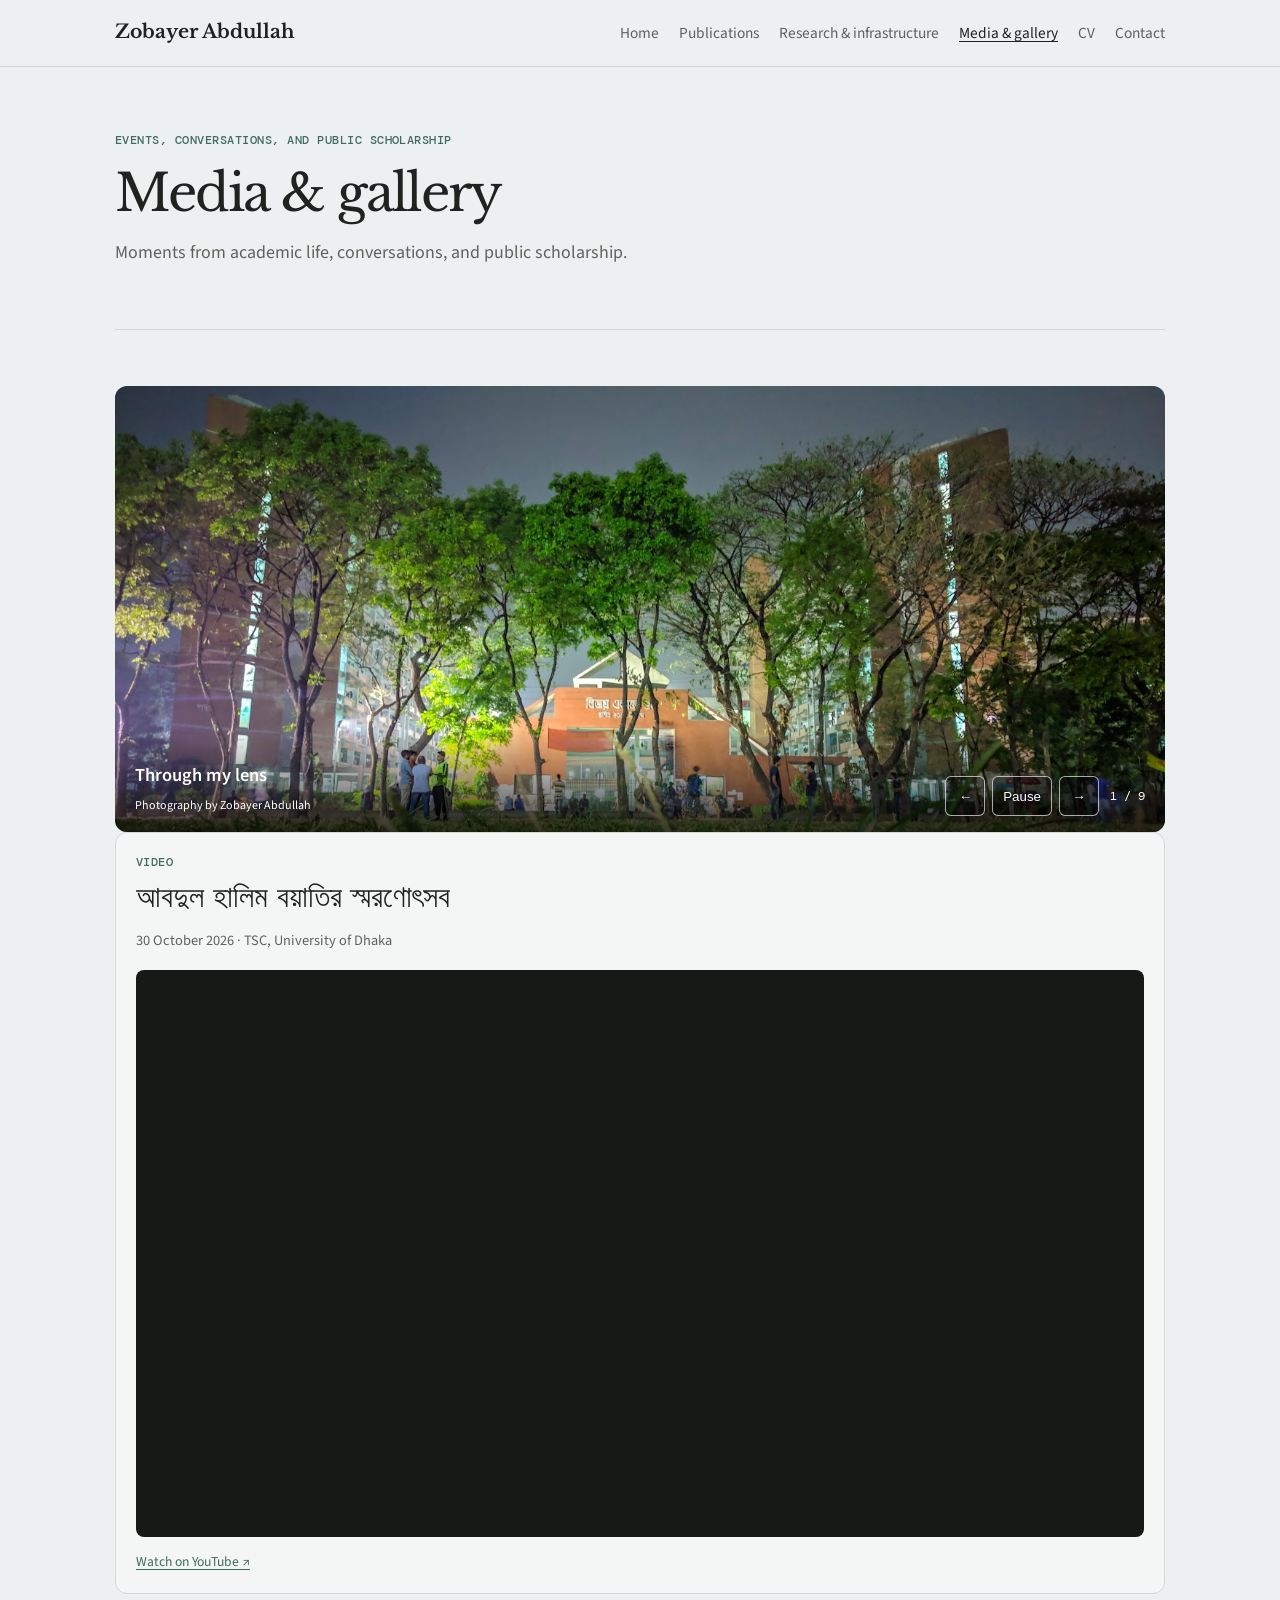
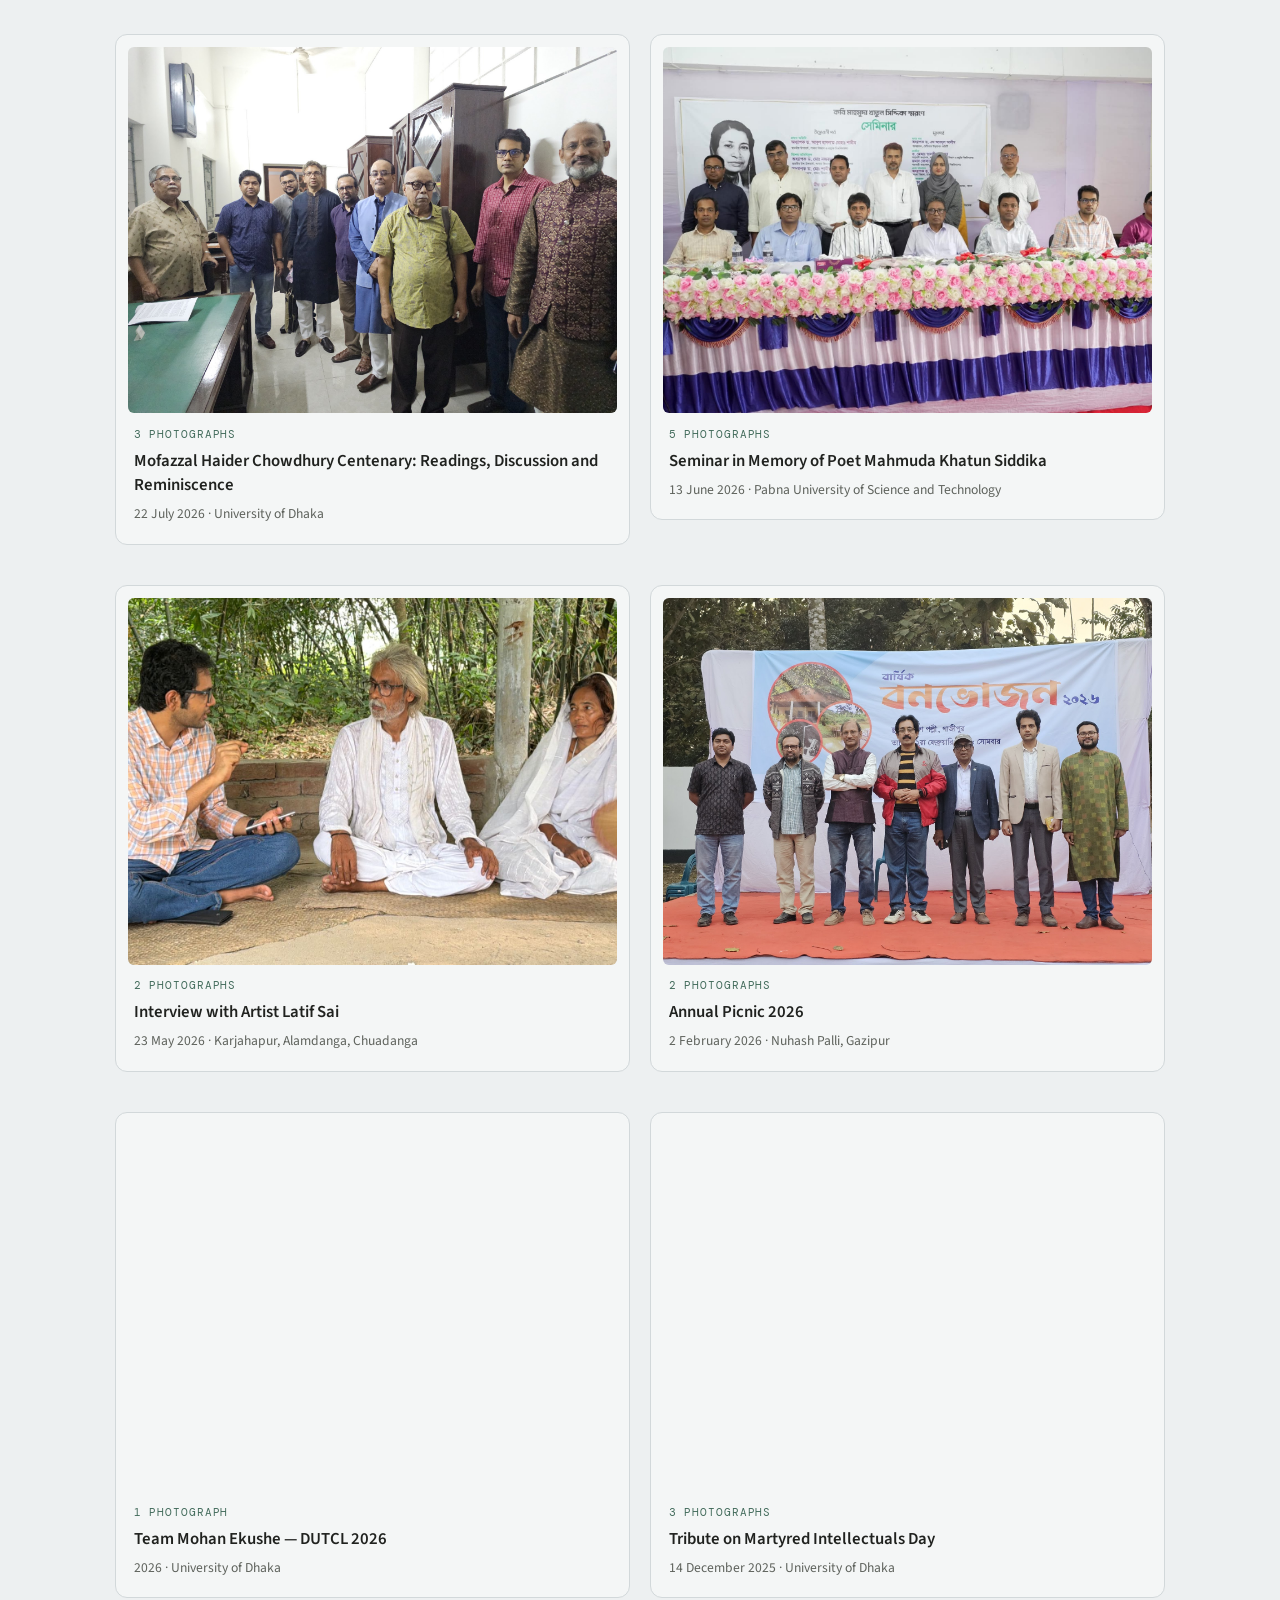
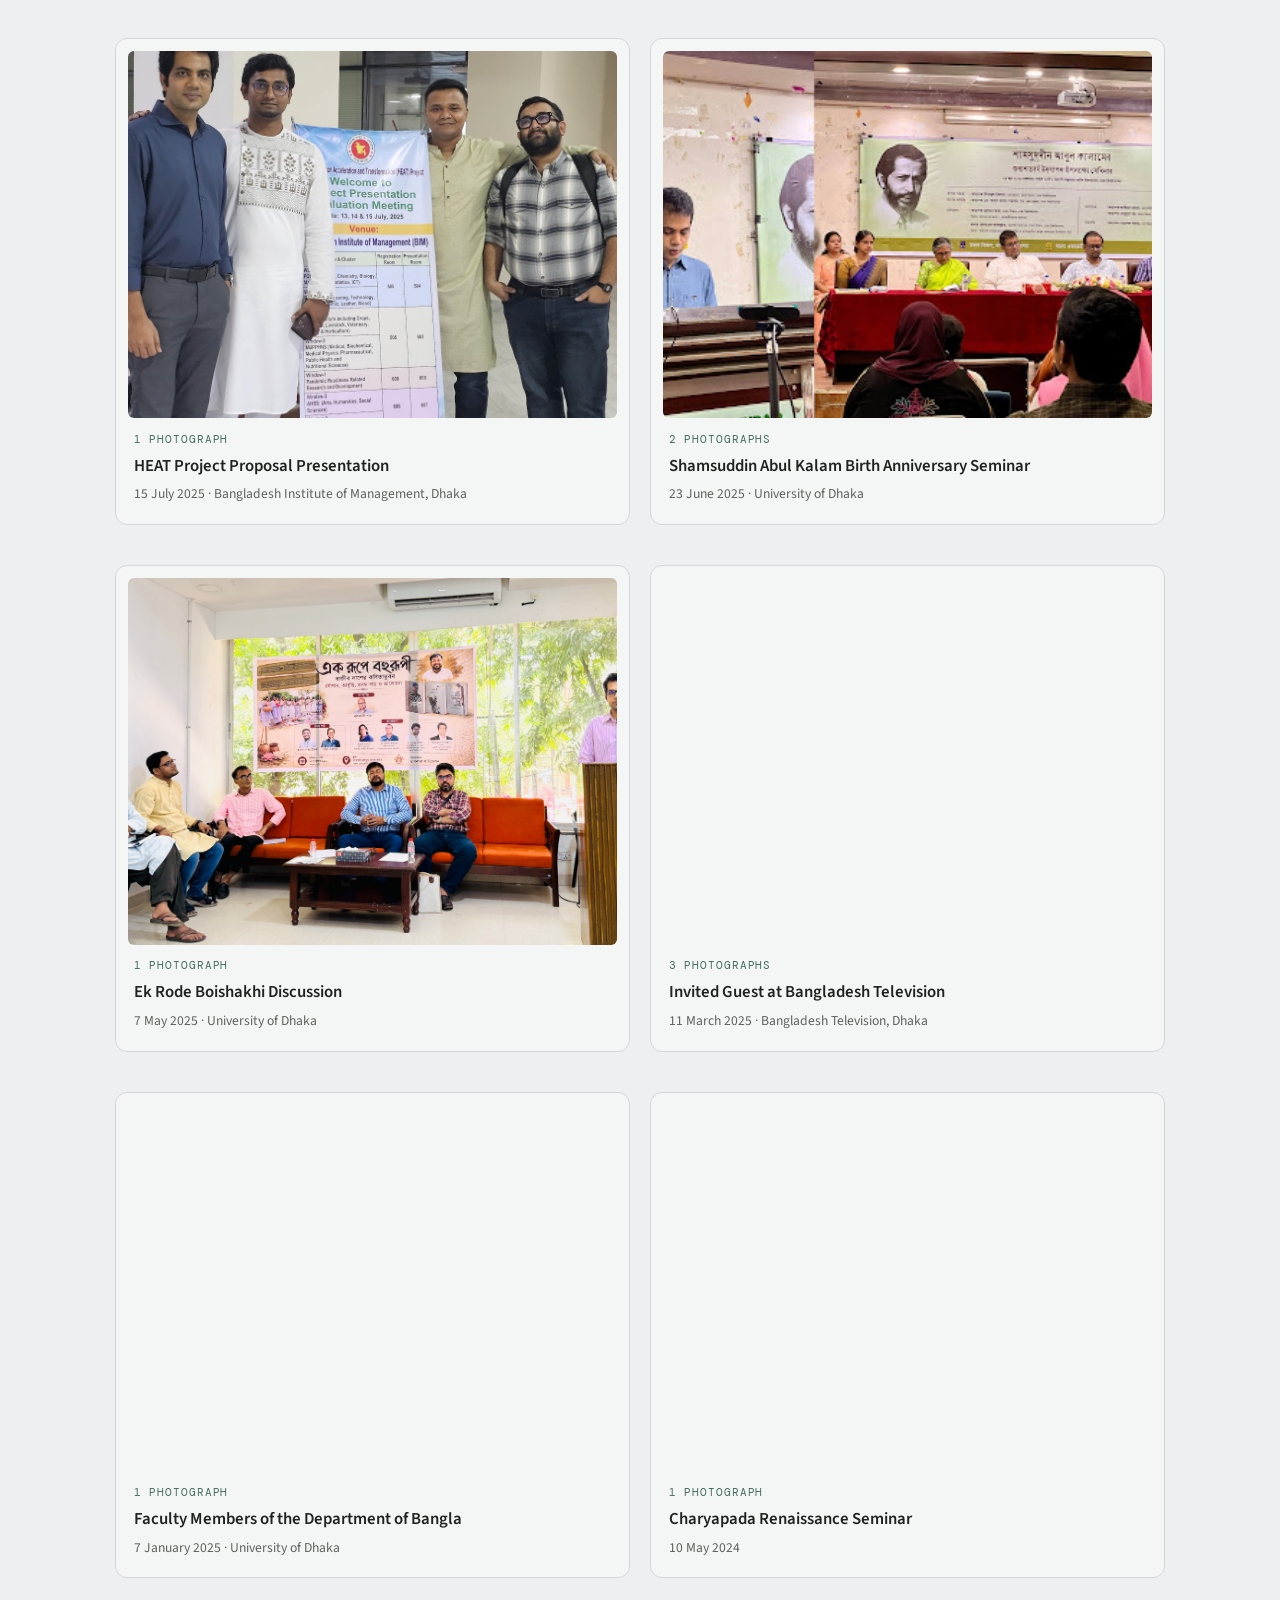
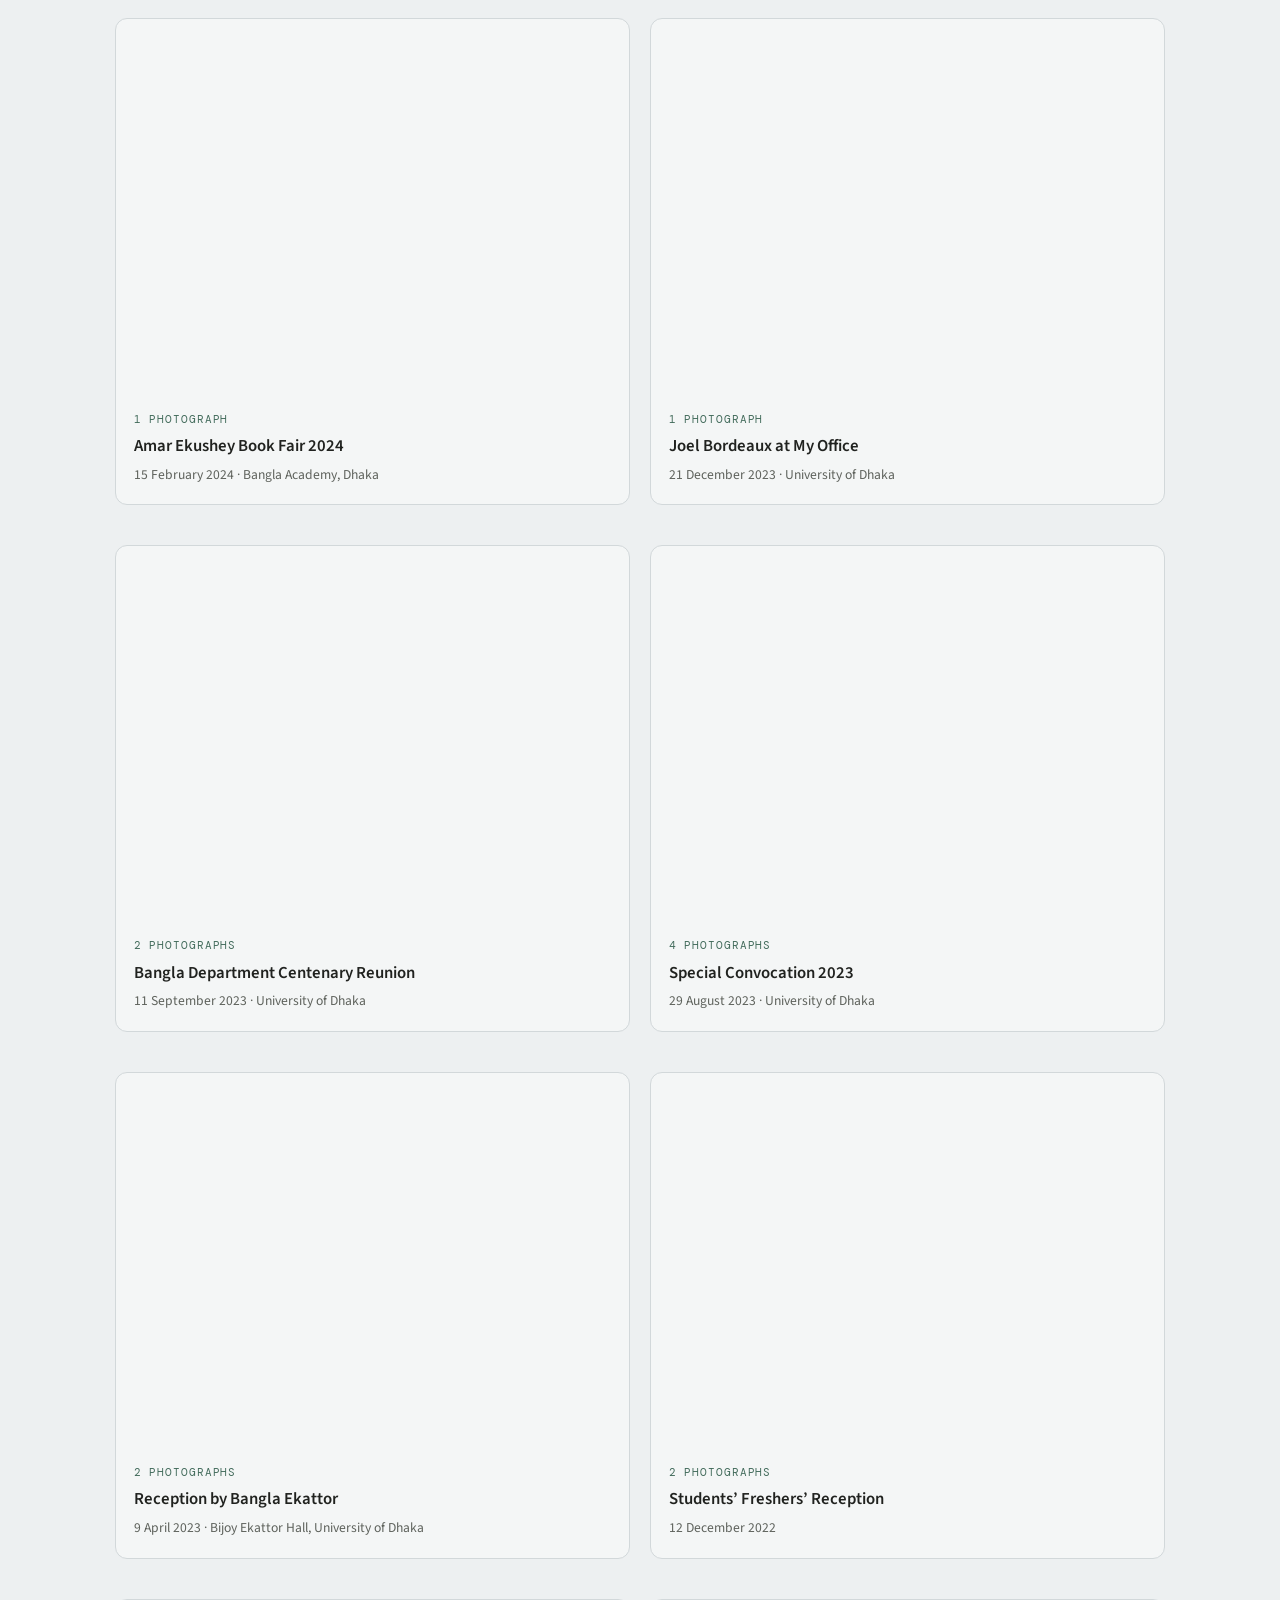
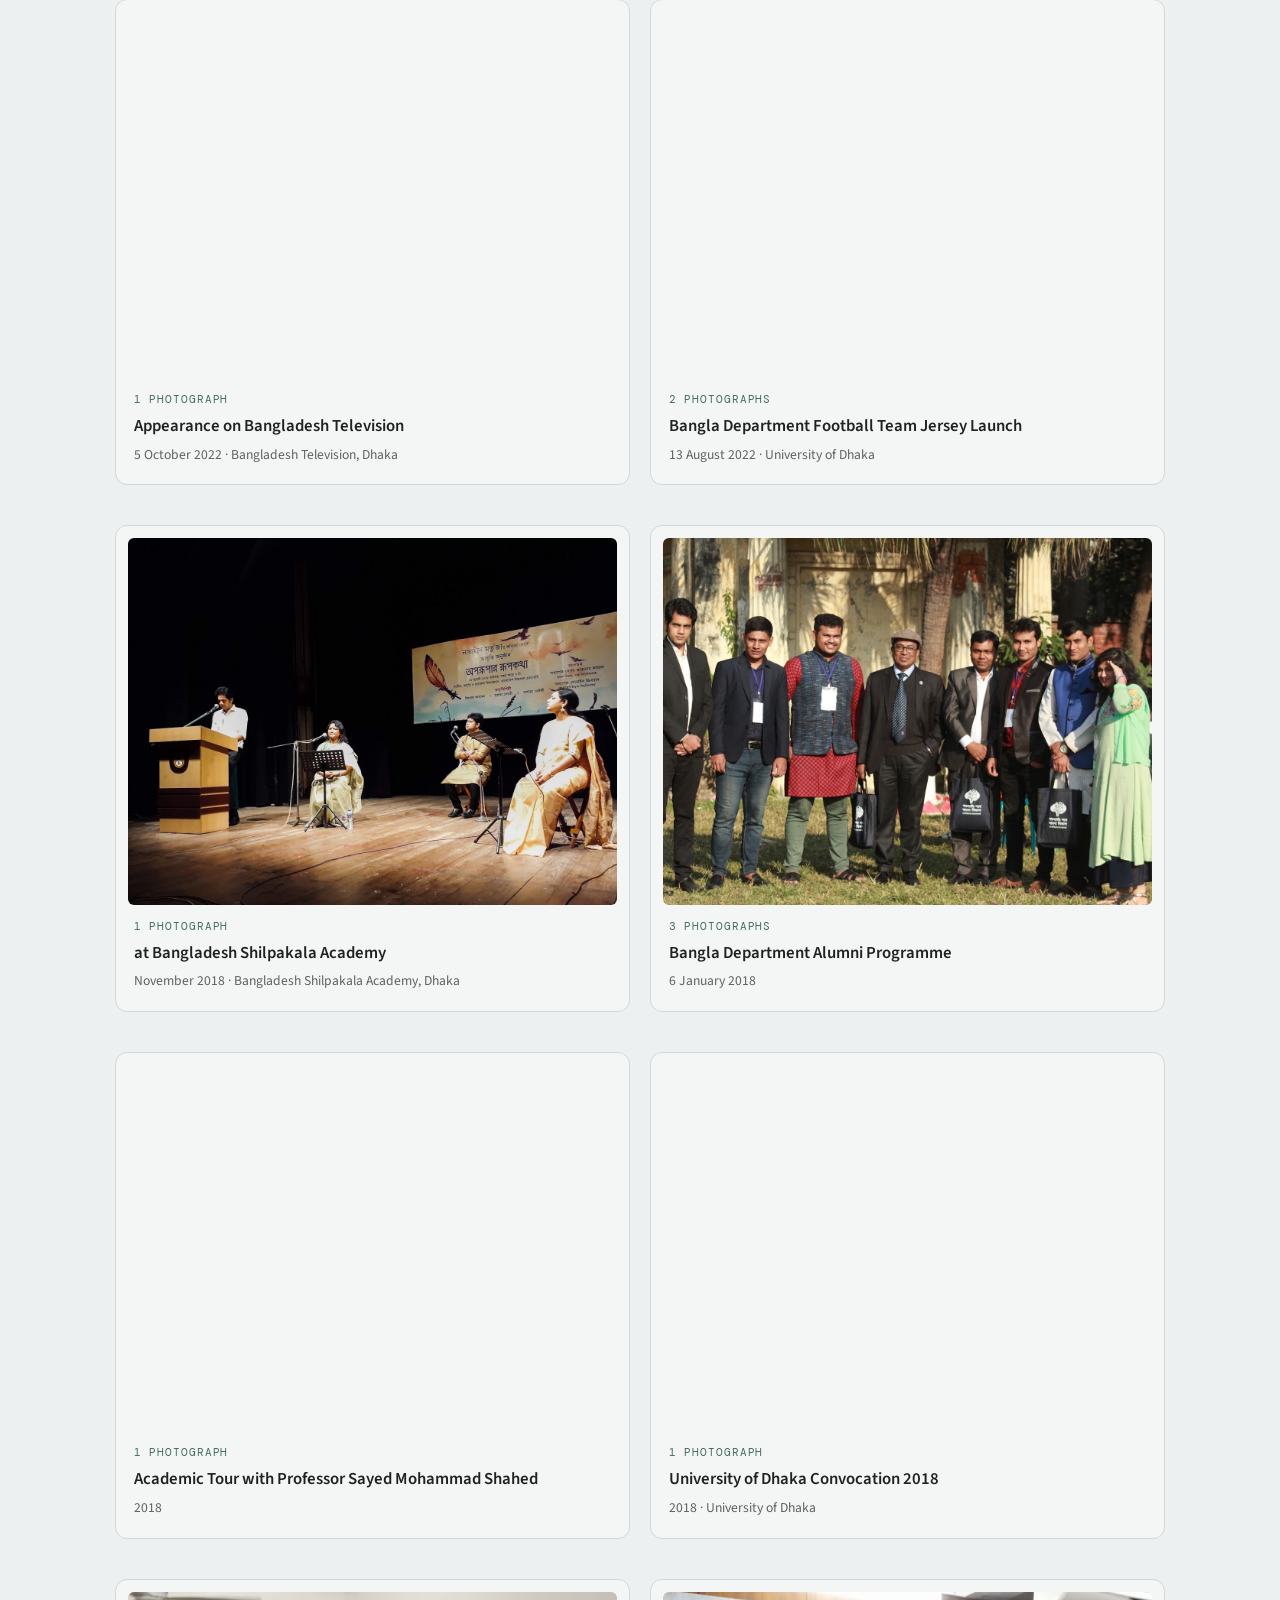
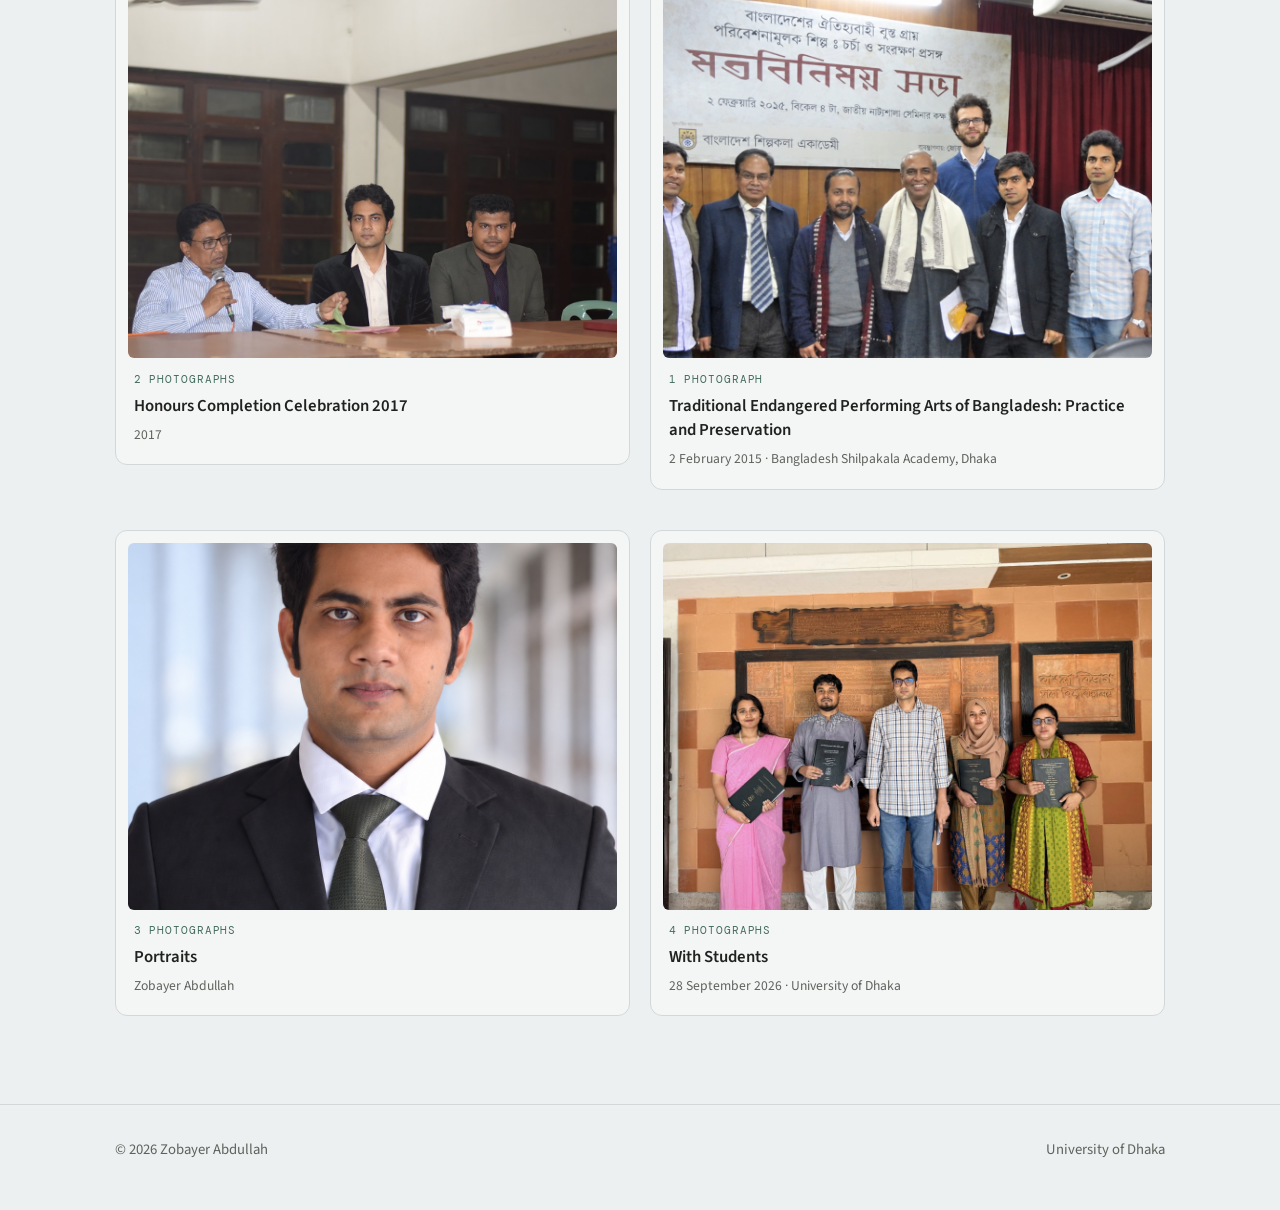
<file: gallery.html>
<!doctype html>
<html lang="en">
<head>
<!-- Google tag (gtag.js) -->
<script async src="https://www.googletagmanager.com/gtag/js?id=G-WPJSHFJ9PT"></script>
<script>
  window.dataLayer = window.dataLayer || [];
  function gtag(){dataLayer.push(arguments);}
  gtag('js', new Date());
  gtag('config', 'G-WPJSHFJ9PT');
</script>

  <meta charset="utf-8">
  <meta name="viewport" content="width=device-width,initial-scale=1">
  <title>Media &amp; Gallery | Zobayer Abdullah</title>
  <meta name="description" content="Academic events, media appearances, and publishing work by Zobayer Abdullah.">
  <link rel="icon" type="image/x-icon" href="favicon.ico">
  <link rel="apple-touch-icon" href="apple-touch-icon.png">
  <link rel="stylesheet" href="css/style.css">
<link rel="stylesheet" href="css/site-stats.css"><link rel="stylesheet" href="css/gallery.css"></head>
<body>
  <header class="site-header"><div class="shell"><a class="brand" href="index.html">Zobayer Abdullah</a><nav class="nav" aria-label="Primary"><a href="index.html">Home</a><a href="publications.html">Publications</a><a href="projects.html">Research &amp; infrastructure</a><a aria-current="page" href="gallery.html">Media &amp; gallery</a><a href="cv.html">CV</a><a href="contact.html">Contact</a></nav></div></header>
  <main class="shell">
    <header class="page-intro gallery-intro"><div class="eyebrow">Events, conversations, and public scholarship</div><h1>Media &amp; gallery</h1><p class="tagline">Moments from academic life, conversations, and public scholarship.</p></header>
    <section class="section">
      <section class="camera-slideshow" aria-label="Photography by Zobayer Abdullah" aria-roledescription="carousel">
        <img id="camera-photo" src="assets/images/camera-landscape-01.png" alt="Trees and illuminated campus buildings at night" decoding="async">
        <div class="camera-overlay"><div><span class="camera-credit">Through my lens</span><p>Photography by Zobayer Abdullah</p></div><div class="camera-controls"><button id="camera-previous" type="button" aria-label="Previous landscape">←</button><button id="camera-play" type="button" aria-pressed="true">Pause</button><button id="camera-next" type="button" aria-label="Next landscape">→</button><span id="camera-count">1 / 9</span></div></div>
      </section>
      <section class="featured-video" id="abdul-halim-bayati-2026" aria-labelledby="halim-video-title">
        <div class="featured-video-copy"><p class="eyebrow">Video</p><h2 id="halim-video-title" lang="bn">আবদুল হালিম বয়াতির স্মরণোৎসব</h2><p class="featured-video-meta"><time datetime="2026-10-30">30 October 2026</time> · TSC, University of Dhaka</p></div>
        <div class="featured-video-player"><iframe src="https://www.youtube-nocookie.com/embed/K1njC5vzpxs?start=11&amp;rel=0&amp;playsinline=1" title="আবদুল হালিম বয়াতি সম্পর্কে — স্মরণোৎসব, টিএসসি, ঢাকা বিশ্ববিদ্যালয়, ৩০ অক্টোবর ২০২৬" loading="lazy" allow="accelerometer; autoplay; clipboard-write; encrypted-media; gyroscope; picture-in-picture; web-share" referrerpolicy="strict-origin-when-cross-origin" allowfullscreen></iframe></div>
        <p class="featured-video-link"><a href="https://www.youtube.com/watch?v=K1njC5vzpxs&amp;t=11s" target="_blank" rel="noopener noreferrer">Watch on YouTube ↗</a></p>
      </section>
      <div class="album-grid" aria-label="Media gallery albums">
      <button class="album-card" type="button" data-album="dutcl-2026-mohan-ekushe"><img loading="lazy" decoding="async" src="assets/images/dutcl-2026-team-mohan-ekushe.png" alt="Team Mohan Ekushe at DUTCL 2026"><span class="album-card-copy"><span class="album-count">1 photograph</span><span class="album-title">Team Mohan Ekushe — DUTCL 2026</span><span class="album-meta">2026 · University of Dhaka</span></span></button>
      <button class="album-card" type="button" data-album="mofazzal"><img loading="lazy" decoding="async" src="assets/images/mofazzal-haider-chowdhury-centenary-group.png" alt="Participants at the Mofazzal Haider Chowdhury centenary programme"><span class="album-card-copy"><span class="album-count">3 photographs</span><span class="album-title">Mofazzal Haider Chowdhury Centenary: Readings, Discussion and Reminiscence</span><span class="album-meta">22 July 2026 · University of Dhaka</span></span></button>
      <button class="album-card" type="button" data-album="mahmuda"><img loading="lazy" decoding="async" src="assets/images/mahmuda-khatun-siddika-seminar-panel.png" alt="Speakers and guests at the Mahmuda Khatun Siddika memorial seminar"><span class="album-card-copy"><span class="album-count">5 photographs</span><span class="album-title">Seminar in Memory of Poet Mahmuda Khatun Siddika</span><span class="album-meta">13 June 2026 · Pabna University of Science and Technology</span></span></button>
      <button class="album-card" type="button" data-album="latif-sai"><img loading="lazy" decoding="async" src="assets/images/latif-sai-interview-01.png" alt="Interview with artist Latif Sai at the home of Baul poet Khoda Boksh Sai"><span class="album-card-copy"><span class="album-count">2 photographs</span><span class="album-title">Interview with Artist Latif Sai</span><span class="album-meta">23 May 2026 · Karjahapur, Alamdanga, Chuadanga</span></span></button>
      <button class="album-card" type="button" data-album="annual-picnic-2026"><img loading="lazy" decoding="async" src="assets/images/bangla-department-annual-picnic-2026.png" alt="Participants at the Bangla Department annual picnic 2026"><span class="album-card-copy"><span class="album-count">2 photographs</span><span class="album-title">Annual Picnic 2026</span><span class="album-meta">2 February 2026 · Nuhash Palli, Gazipur</span></span></button>
      <button class="album-card" type="button" data-album="martyred-intellectuals-day-2025"><img loading="lazy" decoding="async" src="assets/images/martyred-intellectuals-day-2025-tribute.png" alt="Floral tribute on Martyred Intellectuals Day 2025"><span class="album-card-copy"><span class="album-count">3 photographs</span><span class="album-title">Tribute on Martyred Intellectuals Day</span><span class="album-meta">14 December 2025 · University of Dhaka</span></span></button>
      <button class="album-card" type="button" data-album="heat-project-2025"><img loading="lazy" decoding="async" src="assets/images/heat-project-proposal-presentation-2025.png" alt="After the HEAT Project proposal presentation"><span class="album-card-copy"><span class="album-count">1 photograph</span><span class="album-title">HEAT Project Proposal Presentation</span><span class="album-meta">15 July 2025 · Bangladesh Institute of Management, Dhaka</span></span></button>
      <button class="album-card" type="button" data-album="shamsuddin"><img loading="lazy" decoding="async" src="assets/images/seminar_du_shamsuddin.jpeg" alt="Zobayer Abdullah speaking at a University of Dhaka seminar"><span class="album-card-copy"><span class="album-count">2 photographs</span><span class="album-title">Shamsuddin Abul Kalam Birth Anniversary Seminar</span><span class="album-meta">23 June 2025 · University of Dhaka</span></span></button>
      <button class="album-card" type="button" data-album="ek-rode"><img loading="lazy" decoding="async" src="assets/images/seminar_rajib_kumar.jpg" alt="Panel at the Ek Rode Boishakhi discussion"><span class="album-card-copy"><span class="album-count">1 photograph</span><span class="album-title">Ek Rode Boishakhi Discussion</span><span class="album-meta">7 May 2025 · University of Dhaka</span></span></button>
      <button class="album-card" type="button" data-album="television"><img loading="lazy" decoding="async" src="assets/images/btv_appearance.jpg" alt="Zobayer Abdullah as an invited guest at Bangladesh Television"><span class="album-card-copy"><span class="album-count">3 photographs</span><span class="album-title">Invited Guest at Bangladesh Television</span><span class="album-meta">11 March 2025 · Bangladesh Television, Dhaka</span></span></button>
      <button class="album-card" type="button" data-album="traditional-performing-arts"><img loading="lazy" decoding="async" src="assets/images/traditional-performing-arts-seminar-restored.png" alt="Participants at a roundtable on traditional endangered performing arts of Bangladesh"><span class="album-card-copy"><span class="album-count">1 photograph</span><span class="album-title">Traditional Endangered Performing Arts of Bangladesh: Practice and Preservation</span><span class="album-meta">2 February 2015 · Bangladesh Shilpakala Academy, Dhaka</span></span></button>
      <button class="album-card" type="button" data-album="bangla-faculty-2025"><img loading="lazy" decoding="async" src="assets/images/bangla-department-faculty-2025.png" alt="Faculty members of the Department of Bangla, University of Dhaka"><span class="album-card-copy"><span class="album-count">1 photograph</span><span class="album-title">Faculty Members of the Department of Bangla</span><span class="album-meta">7 January 2025 · University of Dhaka</span></span></button>
      <button class="album-card" type="button" data-album="charyapada-renaissance-2024"><img loading="lazy" decoding="async" src="assets/images/charyapada-renaissance-seminar-2024-retouched.png" alt="Zobayer Abdullah speaking at the Charyapada Renaissance Seminar"><span class="album-card-copy"><span class="album-count">1 photograph</span><span class="album-title">Charyapada Renaissance Seminar</span><span class="album-meta">10 May 2024</span></span></button>
      <button class="album-card" type="button" data-album="book-fair"><img loading="lazy" decoding="async" src="assets/images/seminar_bangla_academy.jpg" alt="Zobayer Abdullah speaking at Amar Ekushey Book Fair"><span class="album-card-copy"><span class="album-count">1 photograph</span><span class="album-title">Amar Ekushey Book Fair 2024</span><span class="album-meta">15 February 2024 · Bangla Academy, Dhaka</span></span></button>
      <button class="album-card" type="button" data-album="joel-bordeaux-2023"><img loading="lazy" decoding="async" src="assets/images/joel-bordeaux-office-2023.png" alt="Joel Bordeaux at the Department of Bangla office"><span class="album-card-copy"><span class="album-count">1 photograph</span><span class="album-title">Joel Bordeaux at My Office</span><span class="album-meta">21 December 2023 · University of Dhaka</span></span></button>
      <button class="album-card" type="button" data-album="bangla-centenary-reunion-2023"><img loading="lazy" decoding="async" src="assets/images/bangla-centenary-reunion-2023-stage.png" alt="Bangla Department centenary reunion 2023"><span class="album-card-copy"><span class="album-count">2 photographs</span><span class="album-title">Bangla Department Centenary Reunion</span><span class="album-meta">11 September 2023 · University of Dhaka</span></span></button>
      <button class="album-card" type="button" data-album="special-convocation-2023"><img loading="lazy" decoding="async" src="assets/images/special-convocation-2023-03.png" alt="Special Convocation 2023 at the University of Dhaka"><span class="album-card-copy"><span class="album-count">4 photographs</span><span class="album-title">Special Convocation 2023</span><span class="album-meta">29 August 2023 · University of Dhaka</span></span></button>
      <button class="album-card" type="button" data-album="bangla-ekattor-reception-2023"><img loading="lazy" decoding="async" src="assets/images/bangla-ekattor-reception-2023-award.png" alt="Reception by Bangla Ekattor at Bijoy Ekattor Hall"><span class="album-card-copy"><span class="album-count">2 photographs</span><span class="album-title">Reception by Bangla Ekattor</span><span class="album-meta">9 April 2023 · Bijoy Ekattor Hall, University of Dhaka</span></span></button>
      <button class="album-card" type="button" data-album="freshers-reception-2022"><img loading="lazy" decoding="async" src="assets/images/students-freshers-reception-2022-speaking.png" alt="Speaking at the students’ freshers’ reception"><span class="album-card-copy"><span class="album-count">2 photographs</span><span class="album-title">Students’ Freshers’ Reception</span><span class="album-meta">12 December 2022</span></span></button>
      <button class="album-card" type="button" data-album="btv-appearance-2022"><img loading="lazy" decoding="async" src="assets/images/btv-appearance-2022.png" alt="Appearing on Bangladesh Television in 2022"><span class="album-card-copy"><span class="album-count">1 photograph</span><span class="album-title">Appearance on Bangladesh Television</span><span class="album-meta">5 October 2022 · Bangladesh Television, Dhaka</span></span></button>
      <button class="album-card" type="button" data-album="football-jersey-launch-2022"><img loading="lazy" decoding="async" src="assets/images/bangla-football-team-jersey-launch-2022-group.png" alt="Bangla Department football team wearing their jerseys at the 2022 launch"><span class="album-card-copy"><span class="album-count">2 photographs</span><span class="album-title">Bangla Department Football Team Jersey Launch</span><span class="album-meta">13 August 2022 · University of Dhaka</span></span></button>
      <button class="album-card" type="button" data-album="shilpakala-paper-reading-2018"><img loading="lazy" decoding="async" src="assets/images/at-bangladesh-shilpakala-academy.png" alt="at Bangladesh Shilpakala Academy"><span class="album-card-copy"><span class="album-count">1 photograph</span><span class="album-title">at Bangladesh Shilpakala Academy</span><span class="album-meta">November 2018 · Bangladesh Shilpakala Academy, Dhaka</span></span></button>
      <button class="album-card" type="button" data-album="honours-completion-2017"><img loading="lazy" decoding="async" src="assets/images/honours-completion-celebration-2017.png" alt="Zobayer Abdullah at the honours completion celebration in 2017"><span class="album-card-copy"><span class="album-count">2 photographs</span><span class="album-title">Honours Completion Celebration 2017</span><span class="album-meta">2017</span></span></button>
      <button class="album-card" type="button" data-album="bangla-alumni-professor-gias-shamim"><img loading="lazy" decoding="async" src="assets/images/bangla-alumni-professor-gias-shamim.png" alt="With Professor Gias Shamim at a Bangla Department alumni programme"><span class="album-card-copy"><span class="album-count">3 photographs</span><span class="album-title">Bangla Department Alumni Programme</span><span class="album-meta">6 January 2018</span></span></button>
      <button class="album-card" type="button" data-album="academic-tour-shahed-2018"><img loading="lazy" decoding="async" src="assets/images/academic-tour-professor-sayed-mohammad-shahed-2018.png" alt="Academic tour with Professor Sayed Mohammad Shahed in 2018"><span class="album-card-copy"><span class="album-count">1 photograph</span><span class="album-title">Academic Tour with Professor Sayed Mohammad Shahed</span><span class="album-meta">2018</span></span></button>
      <button class="album-card" type="button" data-album="du-convocation-2018"><img loading="lazy" decoding="async" src="assets/images/university-of-dhaka-convocation-2018.png" alt="Zobayer Abdullah in graduation attire at the University of Dhaka convocation in 2018"><span class="album-card-copy"><span class="album-count">1 photograph</span><span class="album-title">University of Dhaka Convocation 2018</span><span class="album-meta">2018 · University of Dhaka</span></span></button>
      <button class="album-card" type="button" data-album="portraits"><img loading="lazy" decoding="async" src="assets/images/portrait-corridor-front.png" alt="Portrait of Zobayer Abdullah"><span class="album-card-copy"><span class="album-count">3 photographs</span><span class="album-title">Portraits</span><span class="album-meta">Zobayer Abdullah</span></span></button>
      <button class="album-card" type="button" data-album="with-students" data-placement="bottom"><img loading="lazy" decoding="async" src="assets/images/masters-thesis-submission-2026-09-28.png" alt="With master’s students on thesis submission day, 28 September 2026"><span class="album-card-copy"><span class="album-count">4 photographs</span><span class="album-title">With Students</span><span class="album-meta">28 September 2026 · University of Dhaka</span></span></button>
    </div></section>
  </main>
  <dialog class="gallery-dialog" aria-labelledby="dialog-title">
    <div class="viewer-shell">
    <div class="viewer-toolbar"><span id="slide-status" class="slide-status" aria-live="polite"></span><div class="viewer-options"><button class="dialog-action" id="zoom-photo" type="button" aria-pressed="false">Zoom in</button><button class="dialog-action" id="fullscreen-photo" type="button">Fullscreen</button><a class="dialog-action" id="download-photo" download>Download</a><button class="dialog-close" type="button" aria-label="Close album" autofocus>×</button></div></div>
    <div class="dialog-content">
      <div class="viewer-stage"><img class="dialog-image" alt="" draggable="false"><p class="viewer-error" hidden>This photo could not load. Try the next photograph.</p></div>
      <div class="viewer-navigation"><button class="dialog-action" id="previous-photo" type="button" aria-label="Previous photograph">← Previous</button><span>Use ← → keys or swipe to browse</span><button class="dialog-action" id="next-photo" type="button" aria-label="Next photograph">Next →</button></div>
      <div class="dialog-copy"><p class="dialog-meta" id="dialog-meta"></p><h2 id="dialog-title"></h2><p id="dialog-detail"></p><p class="dialog-caption" id="dialog-caption"></p><div class="dialog-actions"><button class="dialog-action" id="slideshow-toggle" type="button">Play slideshow</button><button class="dialog-action" id="set-cover" type="button">Use as album cover</button><button class="dialog-action" id="share-photo" type="button">Copy photo link</button></div><p class="cover-status" id="cover-status" role="status"></p></div>
      <div class="album-thumbnails" id="album-thumbnails" aria-label="Album photographs"></div>
    </div>
    </div>
  </dialog>
  <footer class="site-footer"><div class="shell"><span>© 2026 Zobayer Abdullah</span><span>University of Dhaka</span></div></footer>
  <script>
    const cameraPhotos=[{"src": "assets/images/camera-landscape-01.png", "alt": "Trees and illuminated campus buildings at night"}, {"src": "assets/images/camera-landscape-03.png", "alt": "Tree branches against the sky"}, {"src": "assets/images/camera-landscape-04.png", "alt": "A red sunset above palm trees"}, {"src": "assets/images/camera-landscape-05.png", "alt": "Clouds above a green riverbank"}, {"src": "assets/images/camera-landscape-06.png", "alt": "Storm clouds over a riverbank"}, {"src": "assets/images/camera-landscape-07.png", "alt": "Sunset reflected on water beside a boat"}, {"src": "assets/images/camera-landscape-08.png", "alt": "Boats on a river under evening clouds"}, {"src": "assets/images/camera-landscape-09.png", "alt": "A bamboo bridge across a rural river"}, {"src": "assets/images/camera-landscape-10.png", "alt": "Golden sunset over water"}];
    const albums={
      portraits:{"title": "Portraits", "meta": "Zobayer Abdullah", "detail": "Portraits of Zobayer Abdullah.", "images": [{"src": "assets/images/portrait-corridor-front.png", "alt": "Front-facing portrait of Zobayer Abdullah", "caption": "Front-facing portrait of Zobayer Abdullah"}, {"src": "assets/images/portrait-corridor-reference.png", "alt": "Portrait of Zobayer Abdullah in a charcoal suit", "caption": "Portrait of Zobayer Abdullah in a charcoal suit"}, {"src": "assets/images/portrait-corridor-side.png", "alt": "Zobayer Abdullah in profile", "caption": "Zobayer Abdullah in profile"}]},
      'du-convocation-2018':{title:'University of Dhaka Convocation 2018',meta:'2018 · University of Dhaka',detail:'At the University of Dhaka convocation in 2018. ঢাকা বিশ্ববিদ্যালয়ের সমাবর্তন ২০১৮।',images:[
        {src:'assets/images/university-of-dhaka-convocation-2018.png',alt:'Zobayer Abdullah in graduation attire at the University of Dhaka convocation in 2018',caption:'At the University of Dhaka convocation — 2018.'}
      ]},
      'academic-tour-shahed-2018':{title:'Academic Tour with Professor Sayed Mohammad Shahed',meta:'2018',detail:'An academic tour with Professor Sayed Mohammad Shahed and students in 2018. অধ্যাপক সৈয়দ মোহাম্মদ শাহেদের সঙ্গে শিক্ষাসফর ২০১৮।',images:[
        {src:'assets/images/academic-tour-professor-sayed-mohammad-shahed-2018.png',alt:'Academic tour with Professor Sayed Mohammad Shahed and students aboard a boat',caption:'With Professor Sayed Mohammad Shahed and students during an academic tour — 2018.'}
      ]},
      'bangla-alumni-professor-gias-shamim':{title:'Bangla Department Alumni Programme',meta:'6 January 2018',detail:'With Professor Gias Shamim at a Bangla Department alumni programme. বাংলা বিভাগ অ্যালামনাইয়ের অনুষ্ঠানে অধ্যাপক গিয়াস শামীমের সঙ্গে।',images:[
        {src:'assets/images/bangla-alumni-professor-gias-shamim.png',alt:'With Professor Gias Shamim at a Bangla Department alumni programme',caption:'With Professor Gias Shamim at a Bangla Department alumni programme — 6 January 2018.'},
        {src:'assets/images/bangla-alumni-programme-2018-group.png',alt:'Zobayer Abdullah with participants at the Bangla Department alumni programme',caption:'With participants at the Bangla Department alumni programme — 6 January 2018.'},
        {src:'assets/images/bangla-alumni-professor-gias-shamim-2018-group.png',alt:'With Professor Gias Shamim and participants at the Bangla Department alumni programme',caption:'With Professor Gias Shamim at the Bangla Department alumni programme — 6 January 2018.'}
      ]},
      'honours-completion-2017':{title:'Honours Completion Celebration 2017',meta:'2017',detail:'At the honours completion celebration in 2017. অনার্স সমাপনী উৎসব ২০১৭।',images:[
        {src:'assets/images/honours-completion-celebration-2017.png',alt:'Zobayer Abdullah at the honours completion celebration in 2017',caption:'At the honours completion celebration — 2017.'},
        {src:'assets/images/honours-completion-celebration-2017-cultural.png',alt:'Zobayer Abdullah holding a microphone at the honours completion cultural evening in 2017',caption:'At the cultural evening of the honours completion celebration — 2017.'}
      ]},
      'dutcl-2026-mohan-ekushe':{title:'Team Mohan Ekushe — DUTCL 2026',meta:'2026 · University of Dhaka',detail:'Team Mohan Ekushe at the 11th Dhaka University Teachers’ Cricket League (DUTCL 2026). মহান একুশে দল — ঢাকা বিশ্ববিদ্যালয় শিক্ষক ক্রিকেট লিগ ২০২৬।',images:[
        {src:'assets/images/dutcl-2026-team-mohan-ekushe.png',alt:'Team Mohan Ekushe at DUTCL 2026',caption:'With Team Mohan Ekushe at DUTCL 2026 — the 11th Dhaka University Teachers’ Cricket League.'}
      ]},
      'with-students':{title:'With Students',meta:'28 September 2026 · University of Dhaka',detail:'Photographs with students: master’s thesis submission, farewell gatherings, semester-end moments (2024–2026).',images:[
        {src:'assets/images/masters-thesis-submission-2026-09-28.png',alt:'Zobayer Abdullah with master’s students holding their theses on submission day',caption:'With master’s students on the day of their thesis submission — 28 September 2026, Department of Bangla, University of Dhaka.'},
        {src:'assets/images/students-farewell-2026.png',alt:'Students’ farewell gathering',caption:'With students at their farewell gathering. — 13 August 2026'},
        {src:'assets/images/ma-students-semester-end-2024.png',alt:'With MA students at the end of the semester',caption:'With MA students at the end of the semester. — 23 December 2024'},
        {src:'assets/images/ma-students-semester-end-2024-group.png',alt:'With MA students at the end of the semester',caption:'With MA students at the end of the semester. — 23 December 2024'}
      ]},
      mofazzal:{title:'Mofazzal Haider Chowdhury Centenary: Readings, Discussion and Reminiscence',meta:'22 July 2026 · R. C. Majumdar Auditorium, University of Dhaka',detail:'A programme marking the birth centenary of martyr teacher Mofazzal Haider Chowdhury.',images:[
        {src:'assets/images/mofazzal-haider-chowdhury-centenary-panel.png',alt:'Panel at the Mofazzal Haider Chowdhury centenary programme',caption:'Panelists at the centenary programme.'},
        {src:'assets/images/mofazzal-haider-chowdhury-centenary-group.png',alt:'Participants at the Mofazzal Haider Chowdhury centenary programme',caption:'With participants after the programme.'},
        {src:'assets/images/mofazzal-haider-chowdhury-centenary-reading.png',alt:'Reading a paper at the Mofazzal Haider Chowdhury centenary programme',caption:'Presenting a paper at the centenary programme.'}
      ]},
      mahmuda:{title:'Seminar in Memory of Poet Mahmuda Khatun Siddika',meta:'13 June 2026 · Pabna University of Science and Technology, Pabna',detail:'Organised jointly by Pabna University of Science and Technology and Bangla Academy.',images:[
        {src:'assets/images/mahmuda-khatun-siddika-seminar-panel.png',alt:'Speakers and guests at the Mahmuda Khatun Siddika memorial seminar',caption:'Speakers and guests at the seminar.'},
        {src:'assets/images/mahmuda-khatun-siddika-seminar-reception.png',alt:'Presenting a bouquet to a guest at the seminar',caption:'Presenting a bouquet to a guest.'},
        {src:'assets/images/mahmuda-khatun-siddika-seminar-paper-reading.png',alt:'Delivering a paper at the Mahmuda Khatun Siddika memorial seminar',caption:'Delivering a paper at the seminar.'},
        {src:'assets/images/mahmuda-khatun-siddika-seminar-campus.png',alt:'At the Pabna University of Science and Technology campus',caption:'At the Pabna University of Science and Technology campus.'},
        {src:'assets/images/seminar_pabna.jpg',alt:'Panel at the Mahmuda Khatun Siddika memorial seminar',caption:'Panel discussion at the memorial seminar.'}
      ]},
      'latif-sai':{title:'Interview with Artist Latif Sai',meta:'23 May 2026 · Karjahapur, Alamdanga, Chuadanga',detail:'A field interview with artist Latif Sai at the home of Baul poet Khoda Boksh Sai.',images:[
        {src:'assets/images/latif-sai-interview-01.png',alt:'Interview with artist Latif Sai at the home of Baul poet Khoda Boksh Sai',caption:'Interviewing artist Latif Sai at the residence of Baul poet Khoda Boksh Sai.'},
        {src:'assets/images/latif-sai-interview-02.png',alt:'At the home of Baul poet Khoda Boksh Sai in Karjahapur',caption:'At the residence in Karjahapur, Alamdanga, Chuadanga.'}
      ]},
      'annual-picnic-2026':{title:'Annual Picnic 2026',meta:'2 February 2026 · Nuhash Palli, Gazipur',detail:'Organised by the Department of Bangla, University of Dhaka.',images:[
        {src:'assets/images/bangla-department-annual-picnic-2026.png',alt:'Participants at the Bangla Department annual picnic 2026',caption:'Participants at the annual picnic of the Department of Bangla, University of Dhaka.'},
        {src:'assets/images/bangla-department-annual-picnic-2026-presentation.png',alt:'Presenting a memento at the Bangla Department annual picnic 2026',caption:'Presenting a memento at the annual picnic.'}
      ]},
      'martyred-intellectuals-day-2025':{title:'Tribute on Martyred Intellectuals Day',meta:'14 December 2025 · University of Dhaka, Dhaka',detail:'A tribute organised jointly by the Department of Bangla and Palli Kabi Jasimuddin Hall, University of Dhaka.',images:[
        {src:'assets/images/martyred-intellectuals-day-2025-tribute.png',alt:'Floral tribute on Martyred Intellectuals Day 2025',caption:'A floral tribute to the martyred intellectuals.'},
        {src:'assets/images/martyred-intellectuals-day-2025-group.png',alt:'Participants at the Martyred Intellectuals Day tribute',caption:'Participants paying tribute to the martyred intellectuals.'},
        {src:'assets/images/martyred-intellectuals-day-2025-campus.png',alt:'At the University of Dhaka campus on Martyred Intellectuals Day',caption:'At the University of Dhaka campus on Martyred Intellectuals Day.'}
      ]},
      'heat-project-2025':{title:'HEAT Project Proposal Presentation',meta:'15 July 2025 · Bangladesh Institute of Management, Dhaka',detail:'After a proposal presentation for the World Bank-funded Higher Education Acceleration and Transformation (HEAT) Project.',images:[
        {src:'assets/images/heat-project-proposal-presentation-2025.png',alt:'After the HEAT Project proposal presentation',caption:'After the World Bank-funded HEAT Project proposal presentation.'}
      ]},
      shamsuddin:{title:'Shamsuddin Abul Kalam Birth Anniversary Seminar',meta:'23 June 2025 · University of Dhaka, Dhaka',detail:'A seminar marking the birth anniversary of Shamsuddin Abul Kalam.',images:[
        {src:'assets/images/seminar_du_shamsuddin.jpeg',alt:'Zobayer Abdullah speaking at University of Dhaka seminar',caption:'Speaking at the seminar.'},
        {src:'assets/images/726270221_1014787351251085_211584484085049263_n.jpg',alt:'Programme announcement for the Shamsuddin Abul Kalam seminar',caption:'Programme announcement for the seminar.'}
      ]},
      'ek-rode':{title:'Ek Rode Boishakhi Discussion',meta:'7 May 2025 · University of Dhaka, Dhaka',detail:'A discussion and poetry event on Rajib Das’s Ek Rode Boishakhi.',images:[
        {src:'assets/images/seminar_rajib_kumar.jpg',alt:'Panel at Ek Rode Boishakhi discussion',caption:'Panel discussion at the Ek Rode Boishakhi event.'}
      ]},
      television:{title:'Invited Guest at Bangladesh Television',meta:'11 March 2025 · Bangladesh Television, Dhaka',detail:'Appearing as an invited guest on Bangladesh Television.',images:[
        {src:'assets/images/btv_appearance.jpg',alt:'Zobayer Abdullah as an invited guest at Bangladesh Television',caption:'In conversation during the Bangladesh Television programme.'},
        {src:'assets/images/btv-invited-guest-2025-exterior.png',alt:'At Bangladesh Television before the programme',caption:'At Bangladesh Television before the programme.'},
        {src:'assets/images/btv-invited-guest-2025-studio.png',alt:'Speaking as an invited guest on Bangladesh Television',caption:'Speaking as an invited guest on the programme.'}
      ]},
      'bangla-faculty-2025':{title:'Faculty Members of the Department of Bangla',meta:'7 January 2025 · University of Dhaka, Dhaka',detail:'Faculty members of the Department of Bangla, University of Dhaka.',images:[
        {src:'assets/images/bangla-department-faculty-2025.png',alt:'Faculty members of the Department of Bangla, University of Dhaka',caption:'Faculty members of the Department of Bangla, University of Dhaka.'}
      ]},
      'joel-bordeaux-2023':{title:'Joel Bordeaux at My Office',meta:'21 December 2023 · University of Dhaka, Dhaka',detail:'A visit by Joel Bordeaux to my office.',images:[
        {src:'assets/images/joel-bordeaux-office-2023.png',alt:'Joel Bordeaux at the Department of Bangla office',caption:'With Joel Bordeaux at my office.'}
      ]},
      'traditional-performing-arts':{title:'Traditional Endangered Performing Arts of Bangladesh: Practice and Preservation',meta:'2 February 2015 · Bangladesh Shilpakala Academy, Dhaka',detail:'A roundtable on the practice and preservation of traditional endangered performing arts of Bangladesh.',images:[
        {src:'assets/images/traditional-performing-arts-seminar-restored.png',alt:'Participants at a roundtable on traditional endangered performing arts of Bangladesh',caption:'Participants at the roundtable discussion.'}
      ]},
      'charyapada-renaissance-2024':{title:'Charyapada Renaissance Seminar',meta:'10 May 2024',detail:'The Charyapada Renaissance Seminar, part of the Charyapada Renaissance Festival 2024. চর্যাপদ পুনর্জাগরণ উৎসব ২০২৪ — চর্যাপদ পুনর্জাগরণ সেমিনার।',images:[
        {src:'assets/images/charyapada-renaissance-seminar-2024-retouched.png',alt:'Zobayer Abdullah speaking at the Charyapada Renaissance Seminar',caption:'Speaking at the Charyapada Renaissance Seminar — 10 May 2024.'}
      ]},
      'book-fair':{title:'Amar Ekushey Book Fair 2024',meta:'15 February 2024 · Bangla Academy, Dhaka',detail:'A cultural programme at Amar Ekushey Book Fair 2024.',images:[
        {src:'assets/images/seminar_bangla_academy.jpg',alt:'Zobayer Abdullah speaking at Amar Ekushey Book Fair',caption:'Speaking at the cultural programme of Amar Ekushey Book Fair 2024.'}
      ]},
      'bangla-centenary-reunion-2023':{title:'Bangla Department Centenary Reunion',meta:'11 September 2023 · University of Dhaka, Dhaka',detail:'The centenary reunion of the Department of Bangla, University of Dhaka.',images:[
        {src:'assets/images/bangla-centenary-reunion-2023-stage.png',alt:'Bangla Department centenary reunion 2023',caption:'At the centenary reunion programme.'},
        {src:'assets/images/bangla-centenary-reunion-2023-group.png',alt:'With participants at the Bangla Department centenary reunion',caption:'With colleagues and participants at the reunion.'}
      ]},
      'special-convocation-2023':{title:'Special Convocation 2023',meta:'29 August 2023 · University of Dhaka, Dhaka',detail:'Special Convocation at the University of Dhaka.',images:[
        {src:'assets/images/special-convocation-2023-01.png',alt:'At the Special Convocation 2023 at the University of Dhaka',caption:'At the Special Convocation 2023.'},
        {src:'assets/images/special-convocation-2023-02.png',alt:'In convocation dress at the University of Dhaka',caption:'In convocation dress at the University of Dhaka.'},
        {src:'assets/images/special-convocation-2023-03.png',alt:'With a convocation guest at the University of Dhaka',caption:'With a convocation guest.'},
        {src:'assets/images/special-convocation-2023-04.png',alt:'With guests at the Special Convocation 2023',caption:'With guests at the Special Convocation 2023.'}
      ]},
      'bangla-ekattor-reception-2023':{title:'Reception by Bangla Ekattor',meta:'9 April 2023 · Bijoy Ekattor Hall, University of Dhaka',detail:'A reception organised by Bangla Ekattor, Bijoy Ekattor Hall.',images:[
        {src:'assets/images/bangla-ekattor-reception-2023-award.png',alt:'Reception by Bangla Ekattor at Bijoy Ekattor Hall',caption:'Receiving a crest at the reception.'},
        {src:'assets/images/bangla-ekattor-reception-2023-group.png',alt:'Participants at the reception by Bangla Ekattor',caption:'With the organisers and participants of Bangla Ekattor.'}
      ]},
      'freshers-reception-2022':{title:'Students’ Freshers’ Reception',meta:'12 December 2022',detail:'A reception welcoming new students.',images:[
        {src:'assets/images/students-freshers-reception-2022-speaking.png',alt:'Speaking at the students’ freshers’ reception',caption:'Speaking at the freshers’ reception.'},
        {src:'assets/images/students-freshers-reception-2022-audience.png',alt:'Students attending the freshers’ reception',caption:'Students attending the freshers’ reception.'}
      ]},
      'btv-appearance-2022':{title:'Appearance on Bangladesh Television',meta:'5 October 2022 · Bangladesh Television, Dhaka',detail:'Appearing on Bangladesh Television.',images:[
        {src:'assets/images/btv-appearance-2022.png',alt:'Appearing on Bangladesh Television in 2022',caption:'Appearing on Bangladesh Television.'}
      ]},
      'football-jersey-launch-2022':{title:'Bangla Department Football Team Jersey Launch',meta:'13 August 2022 · University of Dhaka, Dhaka',detail:'The jersey launch for the Department of Bangla football team.',images:[
        {src:'assets/images/bangla-football-team-jersey-launch-2022-group.png',alt:'Bangla Department football team wearing their jerseys at the 2022 launch',caption:'With the Department of Bangla football team at the jersey launch — 13 August 2022.'},
        {src:'assets/images/bangla-football-team-jersey-launch-2022.png',alt:'Bangla Department football team jersey launch',caption:'Unveiling the jersey of the Department of Bangla football team.'}
      ]},
      'shilpakala-paper-reading-2018':{title:'at Bangladesh Shilpakala Academy',meta:'November 2018 · Bangladesh Shilpakala Academy, Dhaka',detail:'at Bangladesh Shilpakala Academy',images:[
        {src:'assets/images/at-bangladesh-shilpakala-academy.png',alt:'at Bangladesh Shilpakala Academy',caption:'at Bangladesh Shilpakala Academy'}
      ]}
    };
  </script>
<script defer src="js/gallery.js"></script>
<script defer src="js/camera-slideshow.js"></script>
<script defer src="js/site-stats.js"></script><script defer src="js/navigation.js"></script></body>
</html>
</file>
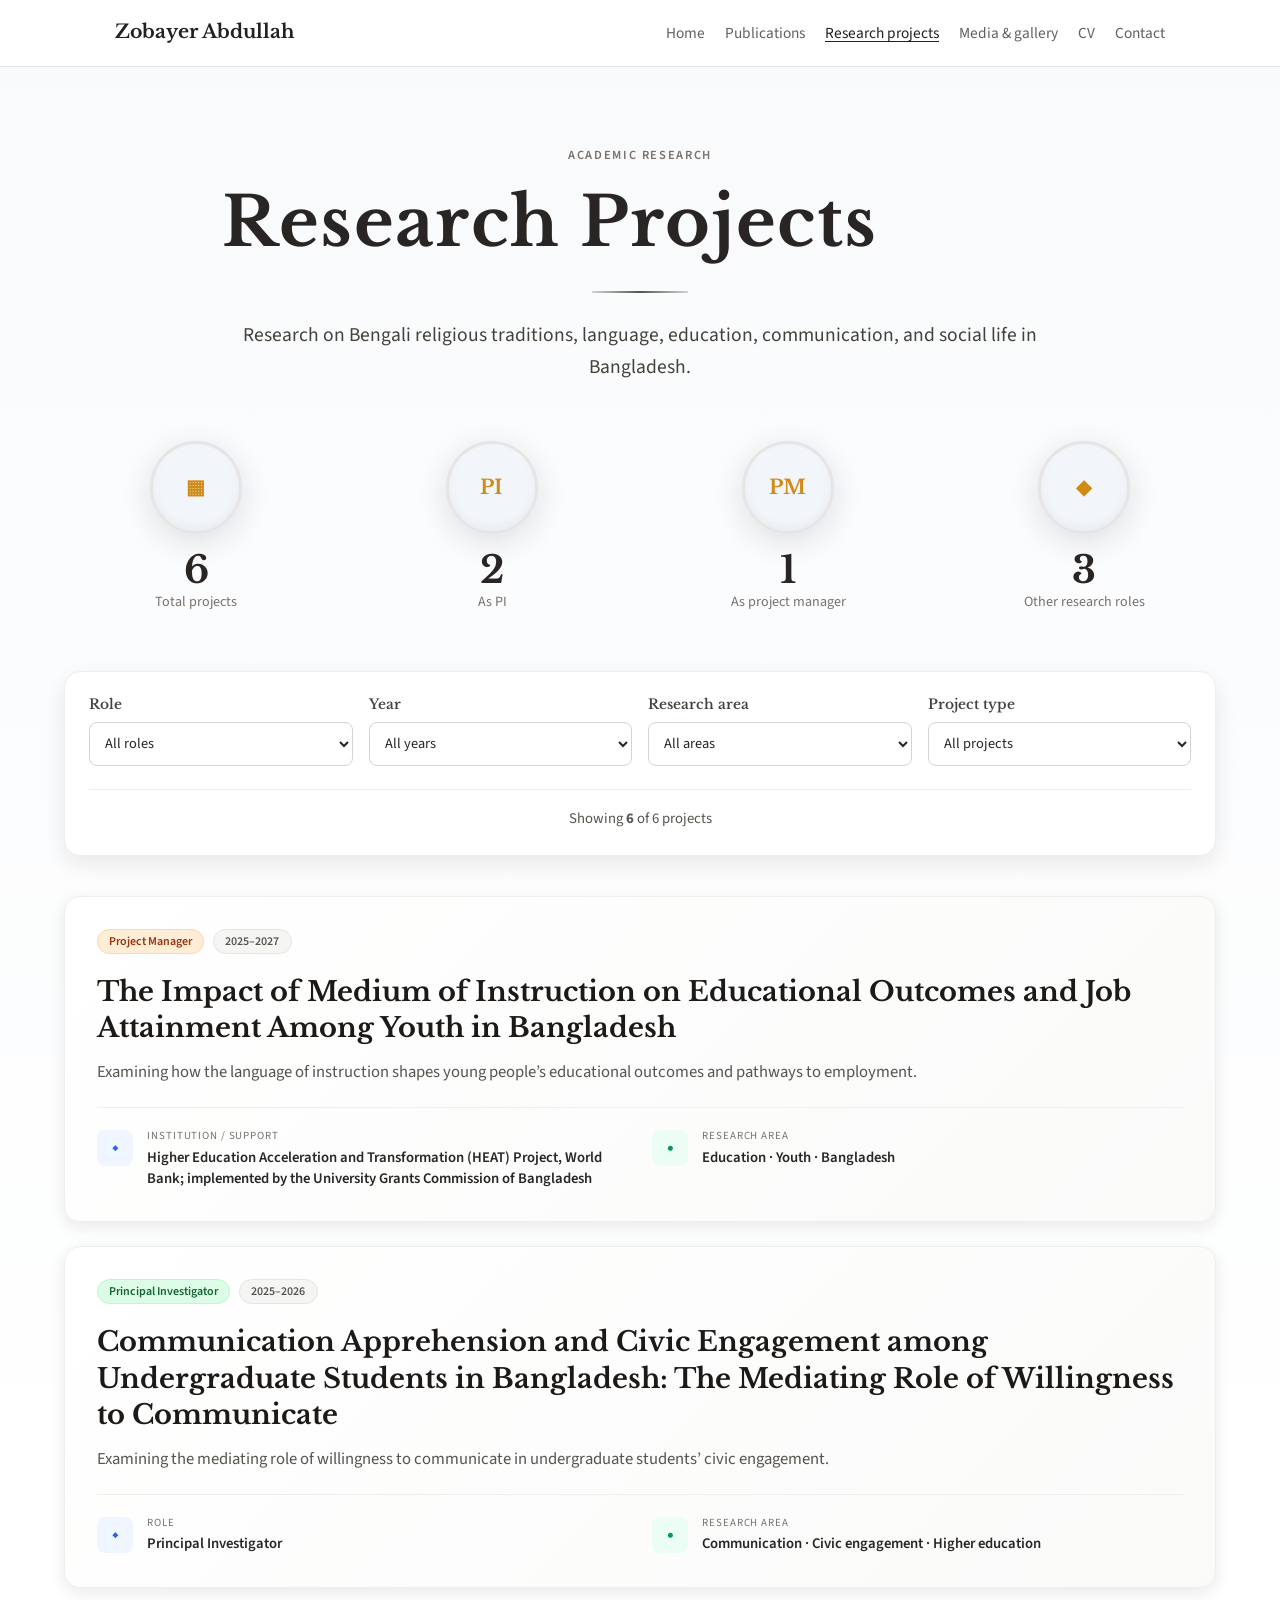
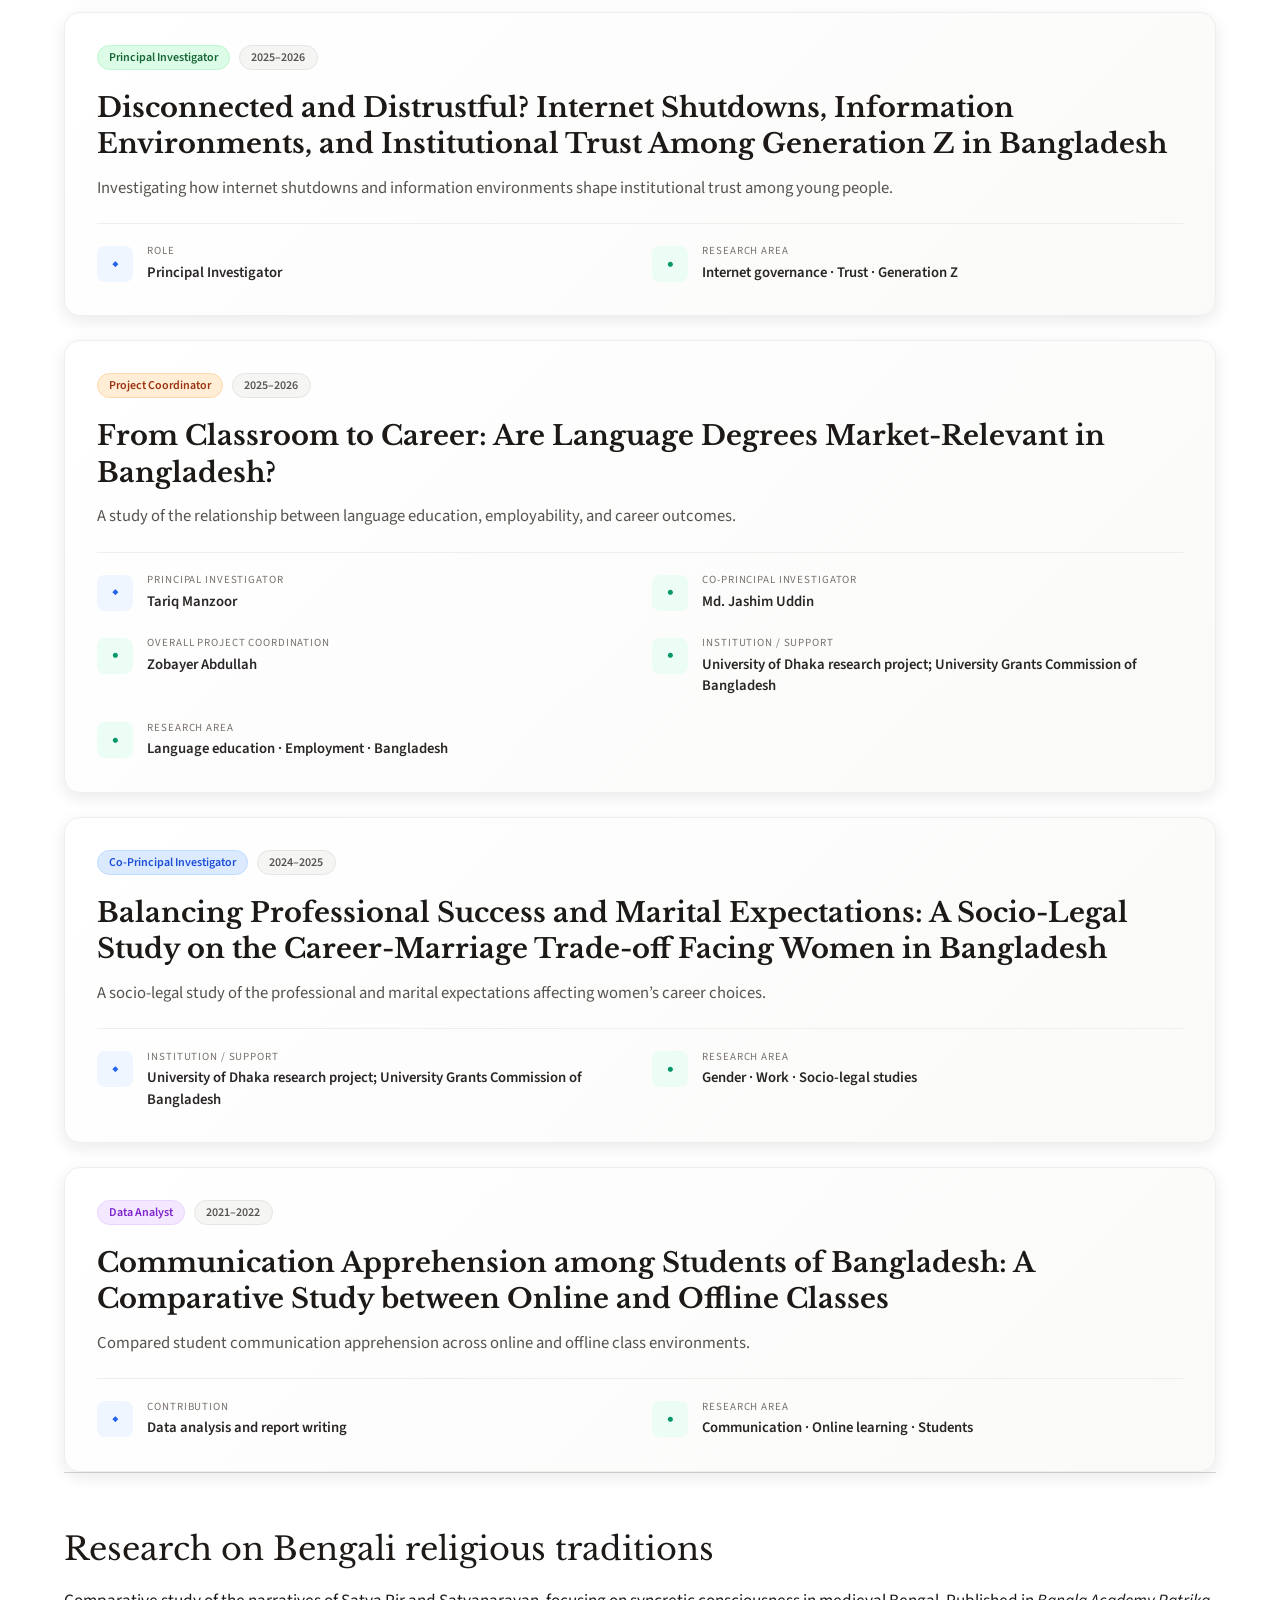
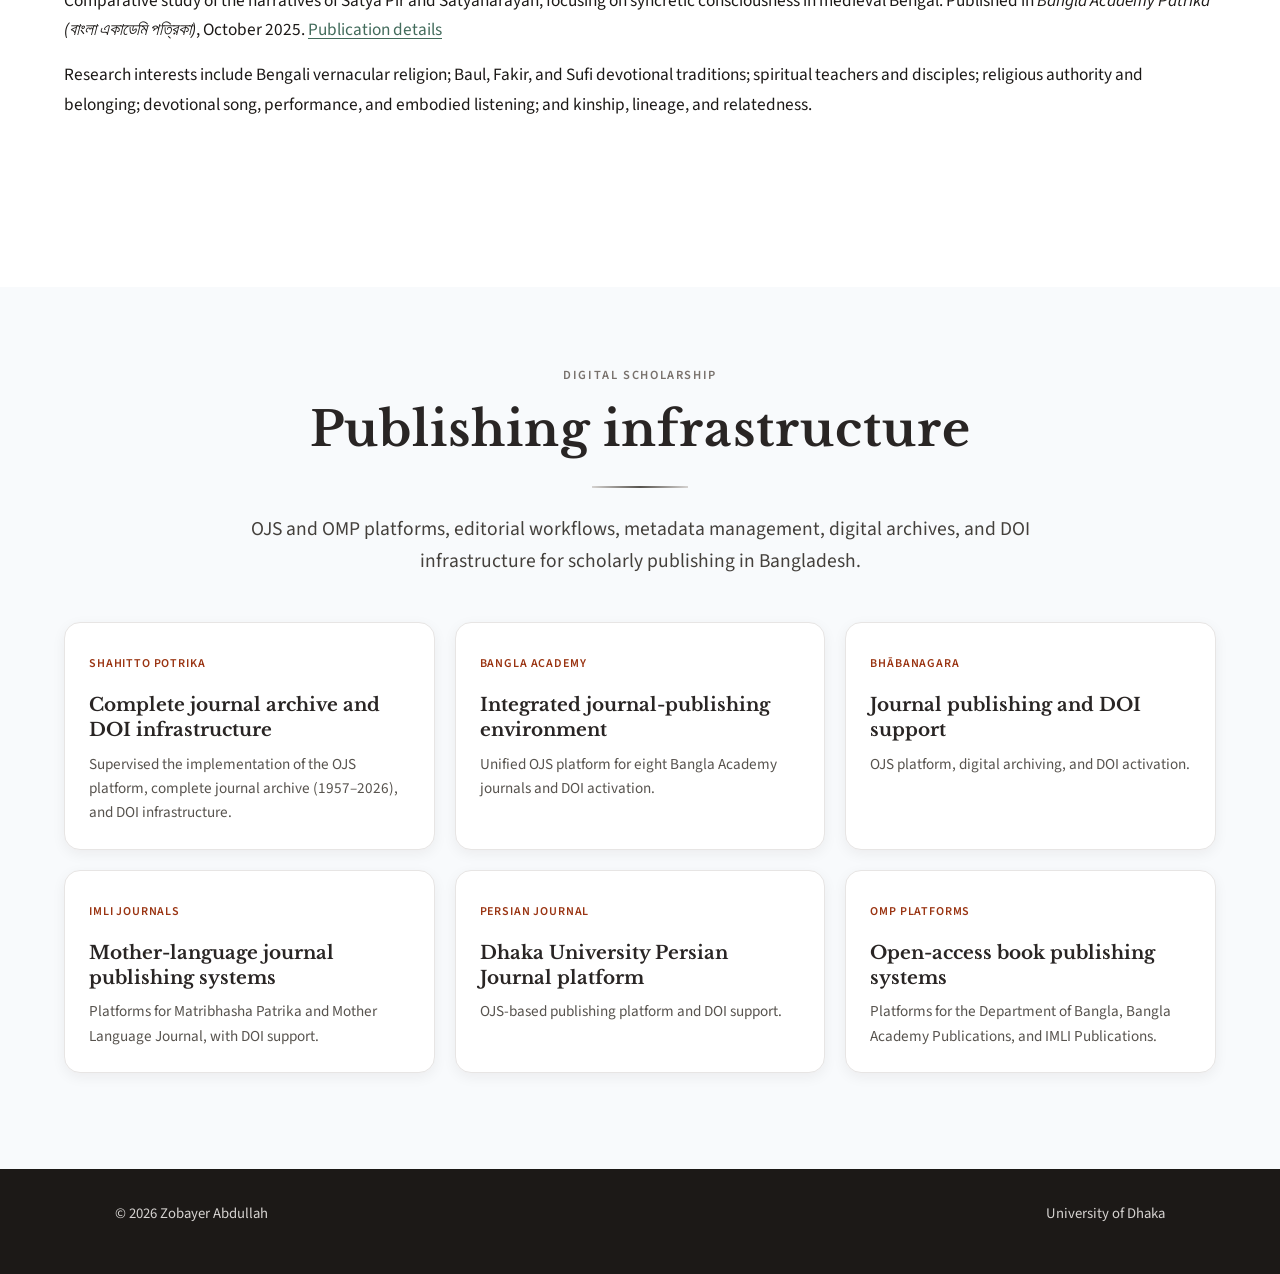
<file: projects.html>
<!doctype html>
<html lang="en">
<head>
<!-- Google tag (gtag.js) -->
<script async src="https://www.googletagmanager.com/gtag/js?id=G-WPJSHFJ9PT"></script>
<script>
  window.dataLayer = window.dataLayer || [];
  function gtag(){dataLayer.push(arguments);}
  gtag('js', new Date());
  gtag('config', 'G-WPJSHFJ9PT');
</script>

  <meta charset="utf-8">
  <meta name="viewport" content="width=device-width,initial-scale=1">
  <title>Research Projects | Zobayer Abdullah</title>
  <meta name="description" content="Research projects and digital scholarship infrastructure by Zobayer Abdullah.">
  <link rel="icon" type="image/x-icon" href="favicon.ico">
  <link rel="apple-touch-icon" href="apple-touch-icon.png">
  <link rel="stylesheet" href="css/style.css">
<link rel="stylesheet" href="css/site-stats.css"></head>
<body class="research-page">
  <header class="site-header">
    <div class="shell">
      <a class="brand" href="index.html">Zobayer Abdullah</a>
      <nav class="nav" aria-label="Primary">
        <a href="index.html">Home</a><a href="publications.html">Publications</a><a aria-current="page" href="projects.html">Research projects</a><a href="gallery.html">Media &amp; gallery</a><a href="cv.html">CV</a><a href="contact.html">Contact</a>
      </nav>
    </div>
  </header>
  <main>
    <section class="research-hero">
      <div class="research-shell">
        <div class="research-heading">
          <p>Academic research</p>
          <h1>Research Projects</h1>
          <span class="research-rule" aria-hidden="true"></span>
          <div class="research-intro">Research on Bengali religious traditions, language, education, communication, and social life in Bangladesh.</div>
        </div>
        <div class="research-stats" aria-label="Research project overview">
          <div class="research-stat"><span class="stat-orb" aria-hidden="true">▦</span><strong>6</strong><span>Total projects</span></div>
          <div class="research-stat"><span class="stat-orb" aria-hidden="true">PI</span><strong>2</strong><span>As PI</span></div>
          <div class="research-stat"><span class="stat-orb" aria-hidden="true">PM</span><strong>1</strong><span>As project manager</span></div>
          <div class="research-stat"><span class="stat-orb" aria-hidden="true">◆</span><strong>3</strong><span>Other research roles</span></div>
        </div>
        <form class="research-filters" aria-label="Filter research projects">
          <label>Role<select id="role-filter"><option value="all">All roles</option><option value="Principal Investigator">Principal Investigator</option><option value="Project Manager">Project Manager</option><option value="Project Coordinator">Project Coordinator</option><option value="Co-Principal Investigator">Co-Principal Investigator</option><option value="Data Analyst">Data Analyst</option></select></label>
          <label>Year<select id="year-filter"><option value="all">All years</option><option value="2025–2027">2025–2027</option><option value="2025–2026">2025–2026</option><option value="2024–2025">2024–2025</option><option value="2021–2022">2021–2022</option></select></label>
          <label>Research area<select id="area-filter"><option value="all">All areas</option><option value="Education">Education</option><option value="Communication">Communication</option><option value="Digital society">Digital society</option><option value="Language">Language</option><option value="Gender">Gender</option></select></label>
          <label>Project type<select id="type-filter"><option value="all">All projects</option><option value="Funded">Funded project</option><option value="Research">Research project</option></select></label>
          <p id="project-summary" class="filter-summary">Showing <strong>6</strong> of 6 projects</p>
        </form>
        <div class="research-list">
          <article id="instruction" class="research-card" data-role="Project Manager" data-year="2025–2027" data-area="Education" data-type="Funded">
            <div class="research-badges"><span class="badge role-manager">Project Manager</span><span class="badge badge-year">2025–2027</span></div>
            <h2>The Impact of Medium of Instruction on Educational Outcomes and Job Attainment Among Youth in Bangladesh</h2>
            <p>Examining how the language of instruction shapes young people’s educational outcomes and pathways to employment.</p>
            <div class="research-facts"><div><span>Institution / support</span><strong>Higher Education Acceleration and Transformation (HEAT) Project, World Bank; implemented by the University Grants Commission of Bangladesh</strong></div><div><span>Research area</span><strong>Education · Youth · Bangladesh</strong></div></div>
          </article>
          <article id="apprehension" class="research-card" data-role="Principal Investigator" data-year="2025–2026" data-area="Communication" data-type="Research">
            <div class="research-badges"><span class="badge role-pi">Principal Investigator</span><span class="badge badge-year">2025–2026</span></div>
            <h2>Communication Apprehension and Civic Engagement among Undergraduate Students in Bangladesh: The Mediating Role of Willingness to Communicate</h2>
            <p>Examining the mediating role of willingness to communicate in undergraduate students’ civic engagement.</p>
            <div class="research-facts"><div><span>Role</span><strong>Principal Investigator</strong></div><div><span>Research area</span><strong>Communication · Civic engagement · Higher education</strong></div></div>
          </article>
          <article id="trust" class="research-card" data-role="Principal Investigator" data-year="2025–2026" data-area="Digital society" data-type="Research">
            <div class="research-badges"><span class="badge role-pi">Principal Investigator</span><span class="badge badge-year">2025–2026</span></div>
            <h2>Disconnected and Distrustful? Internet Shutdowns, Information Environments, and Institutional Trust Among Generation Z in Bangladesh</h2>
            <p>Investigating how internet shutdowns and information environments shape institutional trust among young people.</p>
            <div class="research-facts"><div><span>Role</span><strong>Principal Investigator</strong></div><div><span>Research area</span><strong>Internet governance · Trust · Generation Z</strong></div></div>
          </article>
          <article class="research-card" data-role="Project Coordinator" data-year="2025–2026" data-area="Language" data-type="Funded">
            <div class="research-badges"><span class="badge role-coordinator">Project Coordinator</span><span class="badge badge-year">2025–2026</span></div>
            <h2>From Classroom to Career: Are Language Degrees Market-Relevant in Bangladesh?</h2>
            <p>A study of the relationship between language education, employability, and career outcomes.</p>
            <div class="research-facts"><div><span>Principal Investigator</span><strong>Tariq Manzoor</strong></div><div><span>Co-Principal Investigator</span><strong>Md. Jashim Uddin</strong></div><div><span>Overall project coordination</span><strong>Zobayer Abdullah</strong></div><div><span>Institution / support</span><strong>University of Dhaka research project; University Grants Commission of Bangladesh</strong></div><div><span>Research area</span><strong>Language education · Employment · Bangladesh</strong></div></div>
          </article>
          <article class="research-card" data-role="Co-Principal Investigator" data-year="2024–2025" data-area="Gender" data-type="Funded">
            <div class="research-badges"><span class="badge role-copi">Co-Principal Investigator</span><span class="badge badge-year">2024–2025</span></div>
            <h2>Balancing Professional Success and Marital Expectations: A Socio-Legal Study on the Career-Marriage Trade-off Facing Women in Bangladesh</h2>
            <p>A socio-legal study of the professional and marital expectations affecting women’s career choices.</p>
            <div class="research-facts"><div><span>Institution / support</span><strong>University of Dhaka research project; University Grants Commission of Bangladesh</strong></div><div><span>Research area</span><strong>Gender · Work · Socio-legal studies</strong></div></div>
          </article>
          <article class="research-card" data-role="Data Analyst" data-year="2021–2022" data-area="Communication" data-type="Research">
            <div class="research-badges"><span class="badge role-analyst">Data Analyst</span><span class="badge badge-year">2021–2022</span></div>
            <h2>Communication Apprehension among Students of Bangladesh: A Comparative Study between Online and Offline Classes</h2>
            <p>Compared student communication apprehension across online and offline class environments.</p>
            <div class="research-facts"><div><span>Contribution</span><strong>Data analysis and report writing</strong></div><div><span>Research area</span><strong>Communication · Online learning · Students</strong></div></div>
          </article>
        </div>
        <section class="section" aria-labelledby="religious-traditions"><h2 id="religious-traditions">Research on Bengali religious traditions</h2><p>Comparative study of the narratives of Satya Pir and Satyanarayan, focusing on syncretic consciousness in medieval Bengal. Published in <em>Bangla Academy Patrika (বাংলা একাডেমি পত্রিকা)</em>, October 2025. <a href="publications.html#bengali-religious-traditions">Publication details</a></p><p>Research interests include Bengali vernacular religion; Baul, Fakir, and Sufi devotional traditions; spiritual teachers and disciples; religious authority and belonging; devotional song, performance, and embodied listening; and kinship, lineage, and relatedness.</p></section>
      </div>
    </section>
    <section class="infrastructure-showcase">
      <div class="research-shell">
        <div class="research-heading compact"><p>Digital scholarship</p><h2>Publishing infrastructure</h2><span class="research-rule" aria-hidden="true"></span><div class="research-intro">OJS and OMP platforms, editorial workflows, metadata management, digital archives, and DOI infrastructure for scholarly publishing in Bangladesh.</div></div>
        <div class="infrastructure-grid">
          <article><span>Shahitto Potrika</span><h3>Complete journal archive and DOI infrastructure</h3><p>Supervised the implementation of the OJS platform, complete journal archive (1957–2026), and DOI infrastructure.</p></article>
          <article><span>Bangla Academy</span><h3>Integrated journal-publishing environment</h3><p>Unified OJS platform for eight Bangla Academy journals and DOI activation.</p></article>
          <article><span>BHĀBANAGARA</span><h3>Journal publishing and DOI support</h3><p>OJS platform, digital archiving, and DOI activation.</p></article>
          <article><span>IMLI journals</span><h3>Mother-language journal publishing systems</h3><p>Platforms for Matribhasha Patrika and Mother Language Journal, with DOI support.</p></article>
          <article><span>Persian Journal</span><h3>Dhaka University Persian Journal platform</h3><p>OJS-based publishing platform and DOI support.</p></article>
          <article><span>OMP platforms</span><h3>Open-access book publishing systems</h3><p>Platforms for the Department of Bangla, Bangla Academy Publications, and IMLI Publications.</p></article>
        </div>
      </div>
    </section>
  </main>
  <footer class="site-footer"><div class="shell"><span>© 2026 Zobayer Abdullah</span><span>University of Dhaka</span></div></footer>
  <script>
    const filters=['role','year','area','type'].map(key=>document.querySelector('#'+key+'-filter')),cards=[...document.querySelectorAll('.research-card')],summary=document.querySelector('#project-summary');
    function applyFilters(){let shown=0;cards.forEach(card=>{const visible=filters.every(filter=>filter.value==='all'||card.dataset[filter.id.replace('-filter','')]===filter.value);card.hidden=!visible;if(visible)shown++;});summary.innerHTML='Showing <strong>'+shown+'</strong> of 6 projects';}
    filters.forEach(filter=>filter.addEventListener('change',applyFilters));
  </script>
<script defer src="js/site-stats.js"></script><script defer src="js/navigation.js"></script></body>
</html>
</file>
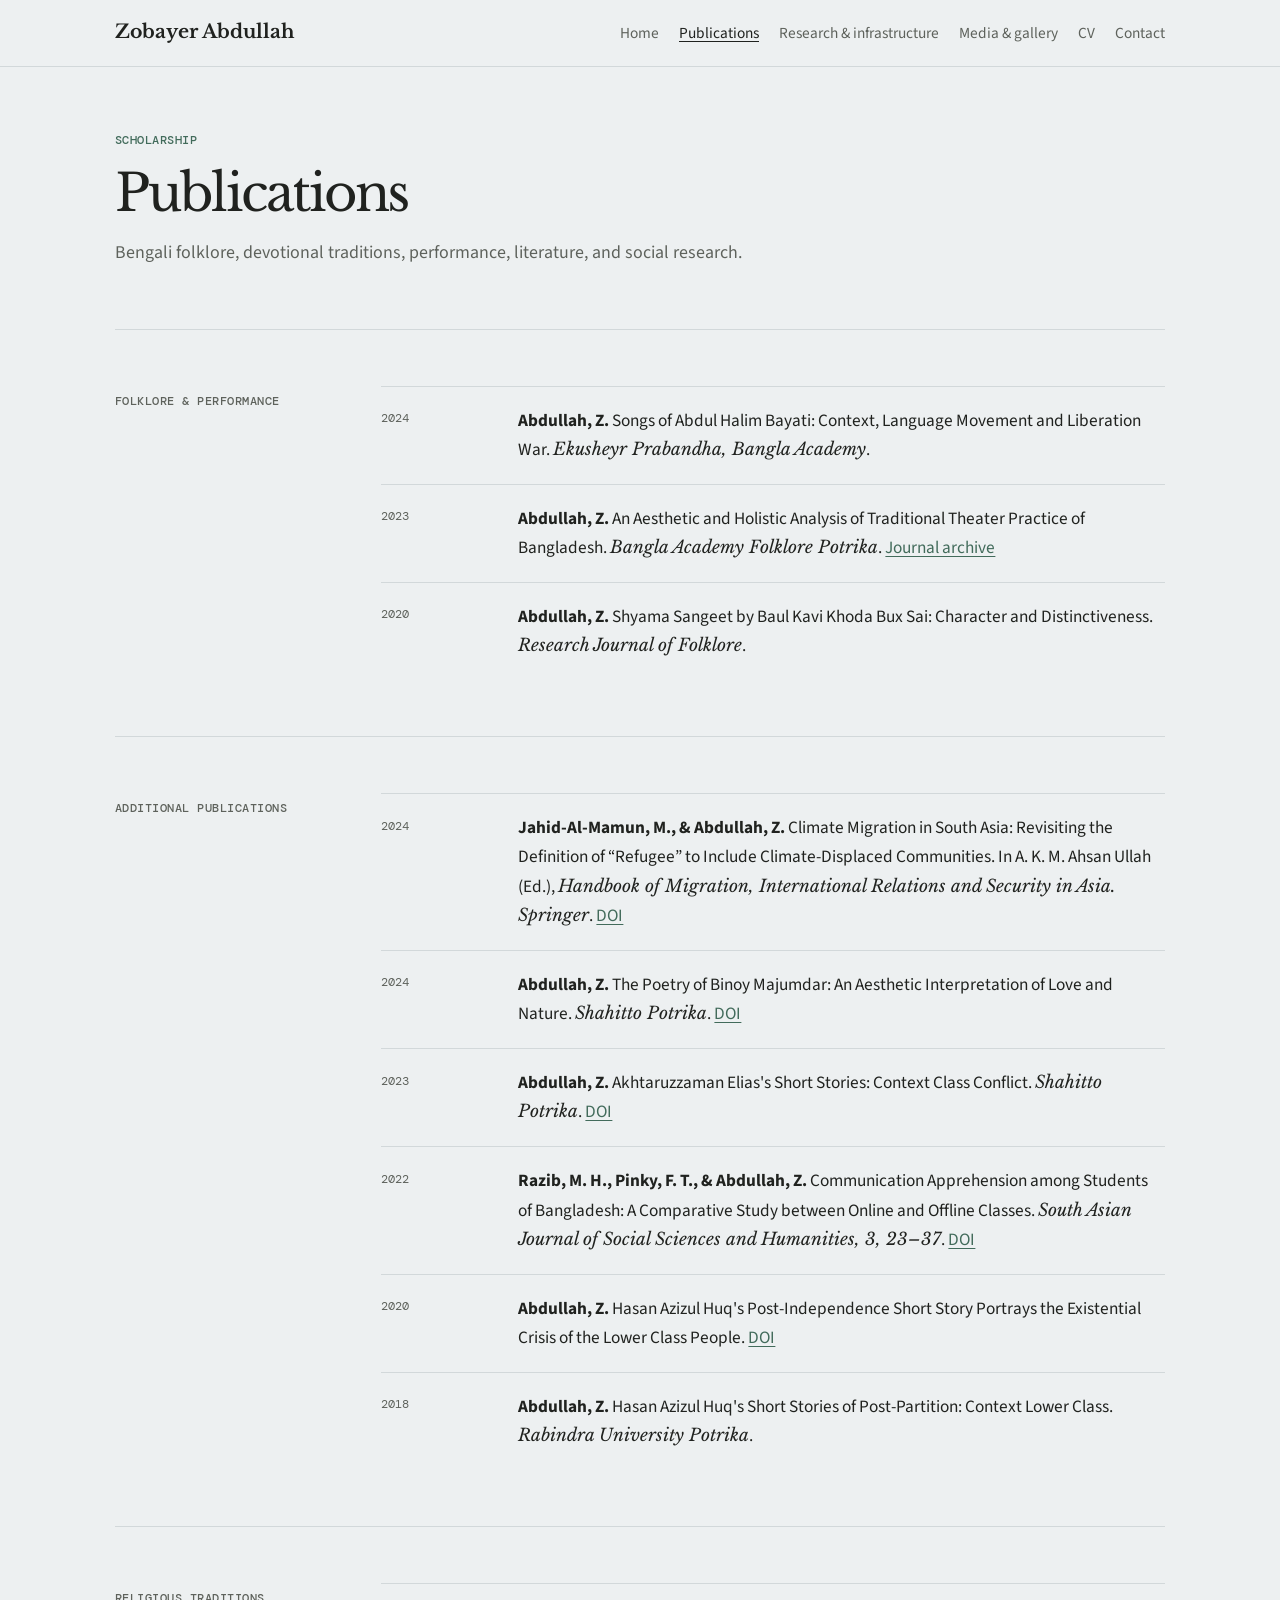
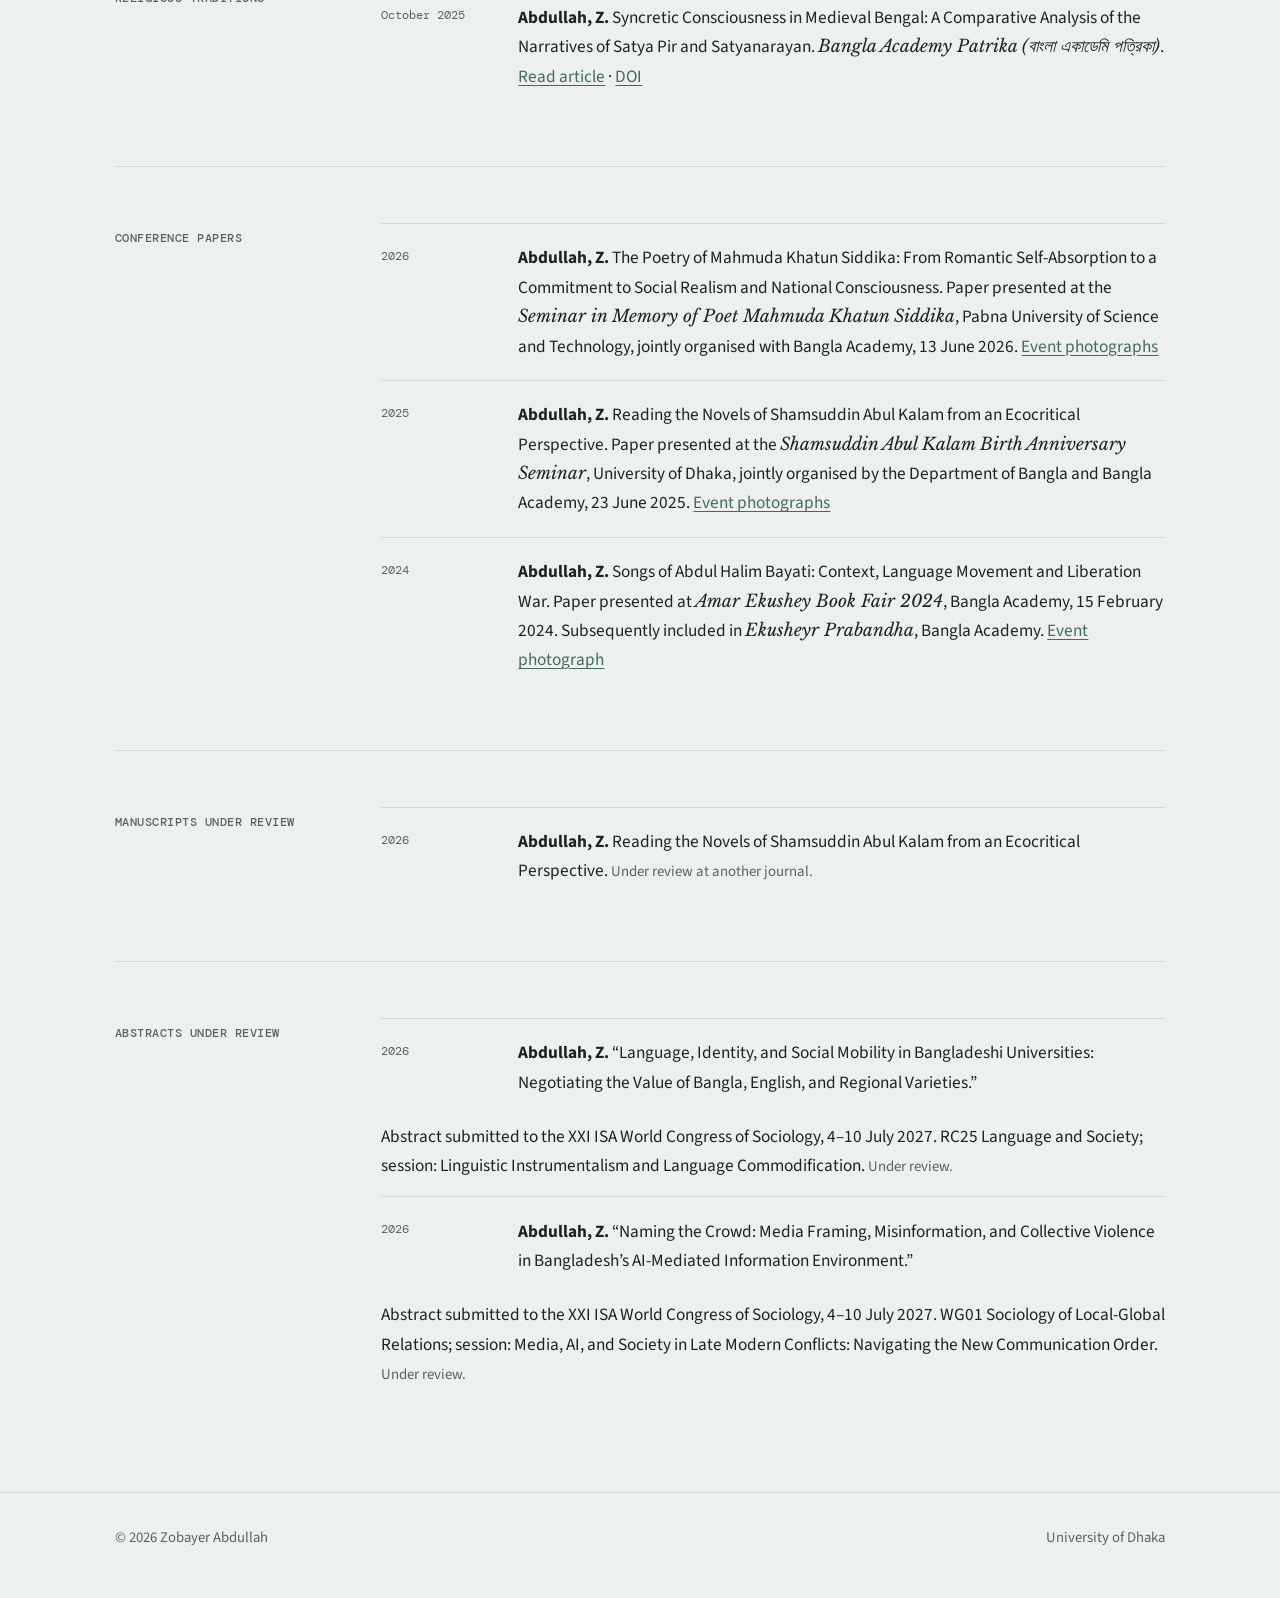
<file: publications.html>
<!doctype html><html lang="en"><head>
<!-- Google tag (gtag.js) -->
<script async src="https://www.googletagmanager.com/gtag/js?id=G-WPJSHFJ9PT"></script>
<script>
  window.dataLayer = window.dataLayer || [];
  function gtag(){dataLayer.push(arguments);}
  gtag('js', new Date());
  gtag('config', 'G-WPJSHFJ9PT');
</script>
<meta charset="utf-8"><meta name="viewport" content="width=device-width,initial-scale=1"><title>Publications | Zobayer Abdullah</title><meta name="description" content="Publications by Zobayer Abdullah on Bengali folklore, devotional traditions, performance, literature, and social research."><link rel="icon" type="image/x-icon" href="favicon.ico"><link rel="apple-touch-icon" href="apple-touch-icon.png"><link rel="stylesheet" href="css/style.css"><link rel="stylesheet" href="css/site-stats.css"></head><body>
<header class="site-header"><div class="shell"><a class="brand" href="index.html">Zobayer Abdullah</a><nav class="nav" aria-label="Primary"><a href="index.html">Home</a><a aria-current="page" href="publications.html">Publications</a><a href="projects.html">Research &amp; infrastructure</a><a href="gallery.html">Media &amp; gallery</a><a href="cv.html">CV</a><a href="contact.html">Contact</a></nav></div></header>
<main class="shell"><header class="page-intro"><div class="eyebrow">Scholarship</div><h1>Publications</h1><p class="tagline">Bengali folklore, devotional traditions, performance, literature, and social research.</p></header>
<section class="section"><div class="section-grid"><div class="section-label">Folklore &amp; performance</div><div><article class="entry"><div class="entry-year">2024</div><div><strong>Abdullah, Z.</strong> Songs of Abdul Halim Bayati: Context, Language Movement and Liberation War. <em>Ekusheyr Prabandha, Bangla Academy</em>.</div></article><article class="entry"><div class="entry-year">2023</div><div><strong>Abdullah, Z.</strong> An Aesthetic and Holistic Analysis of Traditional Theater Practice of Bangladesh. <em>Bangla Academy Folklore Potrika</em>. <a href="https://journal.banglaacademy.gov.bd/index.php/BAFP/issue/archive" target="_blank" rel="noopener noreferrer">Journal archive</a></div></article><article class="entry"><div class="entry-year">2020</div><div><strong>Abdullah, Z.</strong> Shyama Sangeet by Baul Kavi Khoda Bux Sai: Character and Distinctiveness. <em>Research Journal of Folklore</em>.</div></article></div></div></section>
<section class="section"><div class="section-grid"><div class="section-label">Additional publications</div><div><article class="entry"><div class="entry-year">2024</div><div><strong>Jahid-Al-Mamun, M., &amp; Abdullah, Z.</strong> Climate Migration in South Asia: Revisiting the Definition of “Refugee” to Include Climate-Displaced Communities. In A. K. M. Ahsan Ullah (Ed.), <em>Handbook of Migration, International Relations and Security in Asia. Springer</em>. <a href="https://doi.org/10.1007/978-981-99-8001-7_53-1" target="_blank" rel="noopener noreferrer">DOI</a></div></article><article class="entry"><div class="entry-year">2024</div><div><strong>Abdullah, Z.</strong> The Poetry of Binoy Majumdar: An Aesthetic Interpretation of Love and Nature. <em>Shahitto Potrika</em>. <a href="https://doi.org/10.62328/sp.v59i1-2.4">DOI</a></div></article><article class="entry"><div class="entry-year">2023</div><div><strong>Abdullah, Z.</strong> Akhtaruzzaman Elias&#x27;s Short Stories: Context Class Conflict. <em>Shahitto Potrika</em>. <a href="https://doi.org/10.62328/sp.v58i1-2.9">DOI</a></div></article><article class="entry"><div class="entry-year">2022</div><div><strong>Razib, M. H., Pinky, F. T., &amp; Abdullah, Z.</strong> Communication Apprehension among Students of Bangladesh: A Comparative Study between Online and Offline Classes. <em>South Asian Journal of Social Sciences and Humanities, 3, 23–37</em>. <a href="https://doi.org/10.48165/sajssh.2022.3603">DOI</a></div></article><article class="entry"><div class="entry-year">2020</div><div><strong>Abdullah, Z.</strong> Hasan Azizul Huq&#x27;s Post-Independence Short Story Portrays the Existential Crisis of the Lower Class People. <a href="https://doi.org/10.62328/sp.v56i1.10">DOI</a></div></article><article class="entry"><div class="entry-year">2018</div><div><strong>Abdullah, Z.</strong> Hasan Azizul Huq&#x27;s Short Stories of Post-Partition: Context Lower Class. <em>Rabindra University Potrika</em>.</div></article></div></div></section>
<section class="section" id="bengali-religious-traditions"><div class="section-grid"><div class="section-label">Religious traditions</div><div><article class="entry"><div class="entry-year">October 2025</div><div><strong>Abdullah, Z.</strong> Syncretic Consciousness in Medieval Bengal: A Comparative Analysis of the Narratives of Satya Pir and Satyanarayan. <em>Bangla Academy Patrika (বাংলা একাডেমি পত্রিকা)</em>. <a href="https://journal.banglaacademy.gov.bd/index.php/BAP/article/view/716" target="_blank" rel="noopener noreferrer">Read article</a> · <a href="https://doi.org/10.66329/bap.v69i1-4.716" target="_blank" rel="noopener noreferrer">DOI</a></div></article></div></div></section>
<section class="section" id="conference-papers"><div class="section-grid"><div class="section-label">Conference Papers</div><div>
<article class="entry"><div class="entry-year">2026</div><div><strong>Abdullah, Z.</strong> The Poetry of Mahmuda Khatun Siddika: From Romantic Self-Absorption to a Commitment to Social Realism and National Consciousness. Paper presented at the <em>Seminar in Memory of Poet Mahmuda Khatun Siddika</em>, Pabna University of Science and Technology, jointly organised with Bangla Academy, 13 June 2026. <a href="gallery.html#album=mahmuda&amp;photo=1">Event photographs</a></div></article>
<article class="entry"><div class="entry-year">2025</div><div><strong>Abdullah, Z.</strong> Reading the Novels of Shamsuddin Abul Kalam from an Ecocritical Perspective. Paper presented at the <em>Shamsuddin Abul Kalam Birth Anniversary Seminar</em>, University of Dhaka, jointly organised by the Department of Bangla and Bangla Academy, 23 June 2025. <a href="gallery.html#album=shamsuddin&amp;photo=1">Event photographs</a></div></article>
<article class="entry"><div class="entry-year">2024</div><div><strong>Abdullah, Z.</strong> Songs of Abdul Halim Bayati: Context, Language Movement and Liberation War. Paper presented at <em>Amar Ekushey Book Fair 2024</em>, Bangla Academy, 15 February 2024. Subsequently included in <em>Ekusheyr Prabandha</em>, Bangla Academy. <a href="gallery.html#album=book-fair&amp;photo=1">Event photograph</a></div></article>
</div></div></section>
<section class="section"><div class="section-grid"><div class="section-label">Manuscripts under review</div><div><article class="entry"><div class="entry-year">2026</div><div><strong>Abdullah, Z.</strong> Reading the Novels of Shamsuddin Abul Kalam from an Ecocritical Perspective. <span class="note">Under review at another journal.</span></div></article></div></div></section>
<section class="section"><div class="section-grid"><div class="section-label">Abstracts under review</div><div><article class="entry"><div class="entry-year">2026</div><div><strong>Abdullah, Z.</strong> “Language, Identity, and Social Mobility in Bangladeshi Universities: Negotiating the Value of Bangla, English, and Regional Varieties.”</div></article><p>Abstract submitted to the XXI ISA World Congress of Sociology, 4–10 July 2027. RC25 Language and Society; session: Linguistic Instrumentalism and Language Commodification. <span class="note">Under review.</span></p><article class="entry"><div class="entry-year">2026</div><div><strong>Abdullah, Z.</strong> “Naming the Crowd: Media Framing, Misinformation, and Collective Violence in Bangladesh’s AI-Mediated Information Environment.”</div></article><p>Abstract submitted to the XXI ISA World Congress of Sociology, 4–10 July 2027. WG01 Sociology of Local-Global Relations; session: Media, AI, and Society in Late Modern Conflicts: Navigating the New Communication Order. <span class="note">Under review.</span></p></div></div></section>
</main><footer class="site-footer"><div class="shell"><span>© 2026 Zobayer Abdullah</span><span>University of Dhaka</span></div></footer><script defer src="js/site-stats.js"></script><script defer src="js/navigation.js"></script></body></html>
</file>
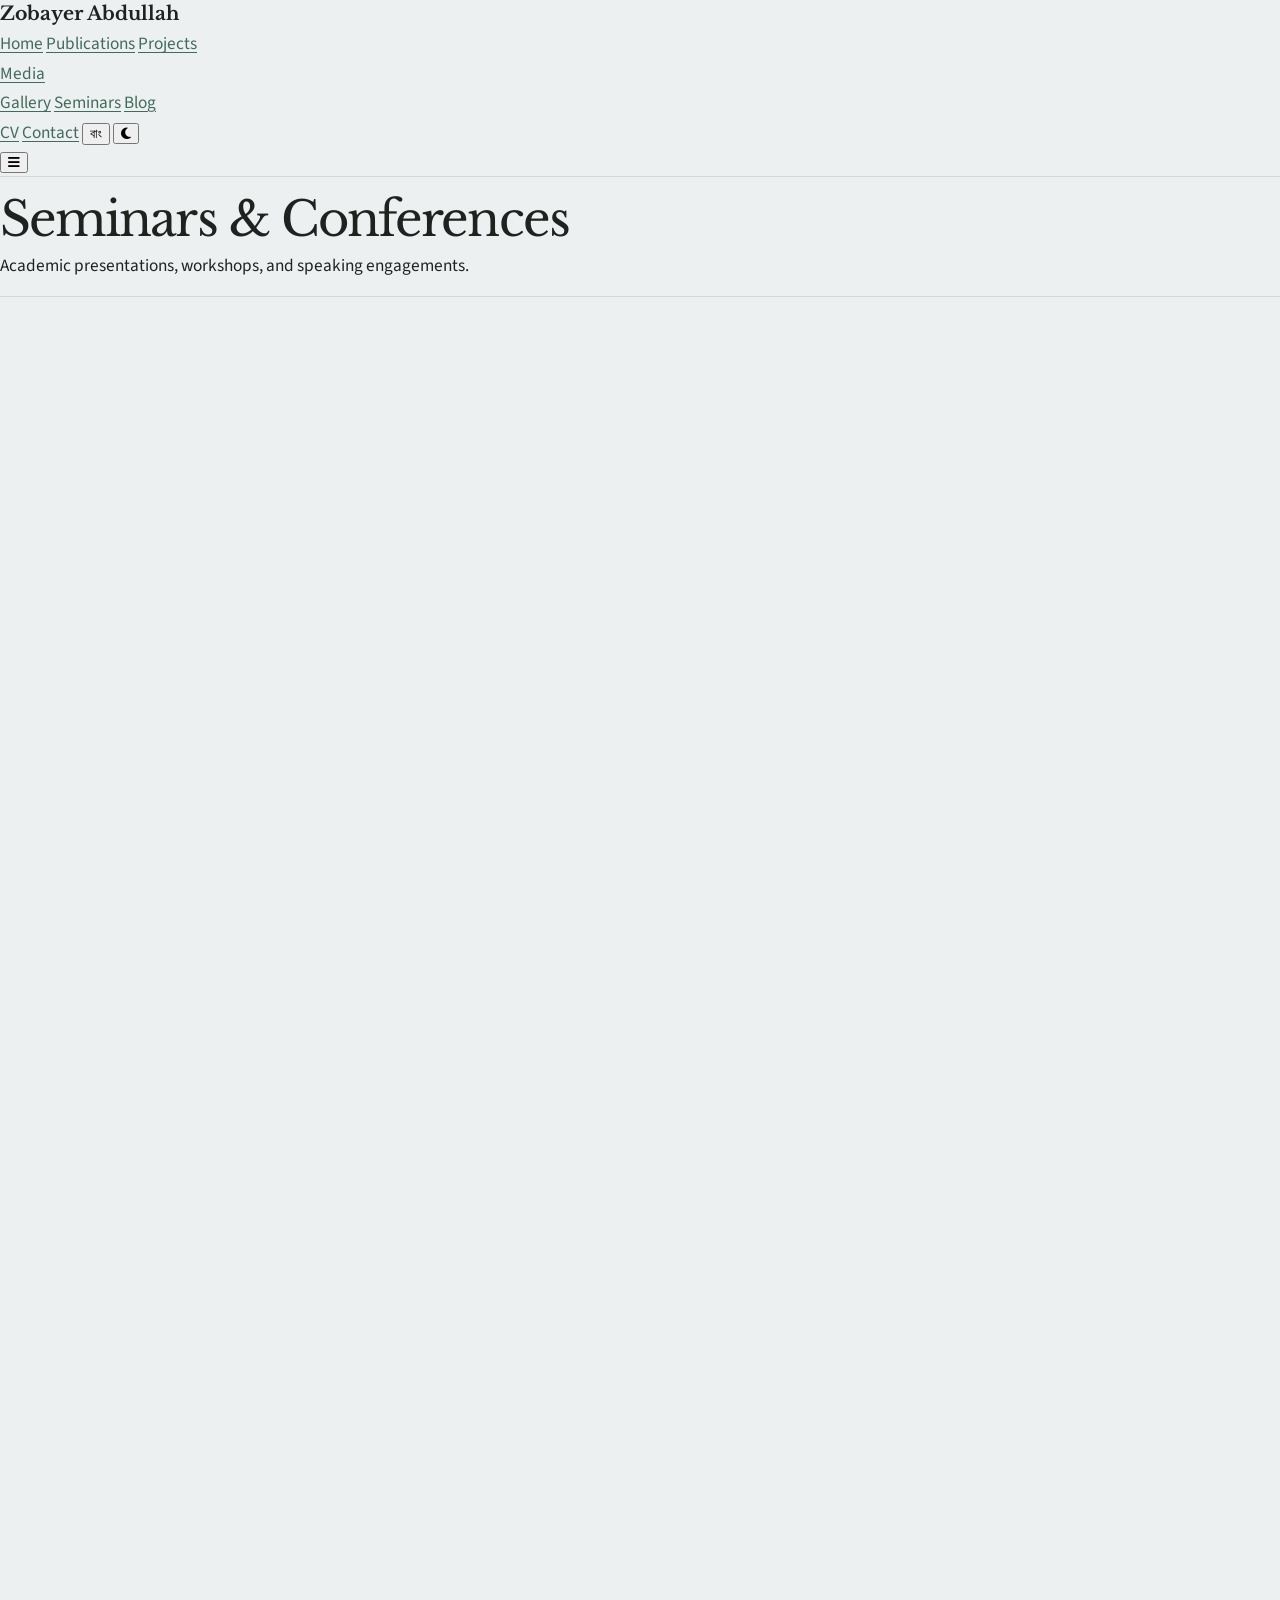
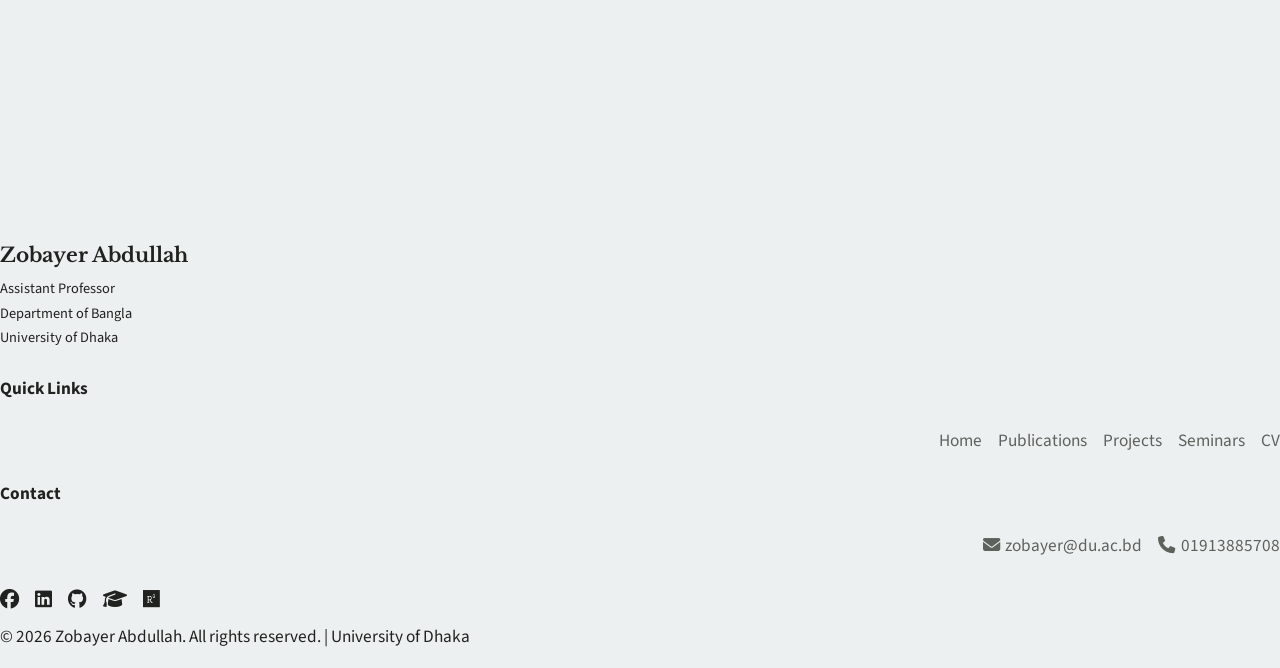
<file: seminars.html>
<!DOCTYPE html>
<html lang="en" data-theme="light">
<head>
<!-- Google tag (gtag.js) -->
<script async src="https://www.googletagmanager.com/gtag/js?id=G-WPJSHFJ9PT"></script>
<script>
  window.dataLayer = window.dataLayer || [];
  function gtag(){dataLayer.push(arguments);}
  gtag('js', new Date());
  gtag('config', 'G-WPJSHFJ9PT');
</script>

    <meta charset="UTF-8">
    <meta name="viewport" content="width=device-width, initial-scale=1.0">
    <title>Seminars & Conferences | Zobayer Abdullah</title>
    <meta name="description" content="Seminars and conferences by Zobayer Abdullah.">
    <!-- Fonts and Icons -->
    <link rel="stylesheet" href="https://cdnjs.cloudflare.com/ajax/libs/font-awesome/6.4.0/css/all.min.css">
    <!-- Custom CSS -->
    <link rel="stylesheet" href="css/style.css?v=2">
<link rel="stylesheet" href="css/site-stats.css"></head>
<body>
    <!-- Navigation -->
    <nav class="navbar">
        <div class="container navbar-container">
            <a href="/" class="brand">
                Zobayer Abdullah <span class="brand-dot"></span>
            </a>
            <div class="nav-links">
                <a href="/" class="nav-link" data-i18n="nav_home">Home</a>
                <a href="publications.html" class="nav-link" data-i18n="nav_publications">Publications</a>
                <a href="projects.html" class="nav-link" data-i18n="nav_projects">Projects</a>
                <div class="dropdown">
                    <a href="#" class="nav-link dropdown-toggle active" data-i18n="nav_media">Media <i class="fas fa-chevron-down"></i></a>
                    <div class="dropdown-menu">
                        <a href="gallery.html" class="dropdown-item" data-i18n="nav_gallery">Gallery</a>
                        <a href="seminars.html" class="dropdown-item" data-i18n="nav_seminars">Seminars</a>
                        <a href="blog.html" class="dropdown-item" data-i18n="nav_blog">Blog</a>
                    </div>
                </div>
                <a href="cv.html" class="nav-link" data-i18n="nav_cv">CV</a>
                <a href="contact.html" class="nav-link" data-i18n="nav_contact">Contact</a>
                <button id="lang-toggle" class="lang-toggle" aria-label="Toggle Language">বাং</button>
                <button id="theme-toggle" class="theme-toggle" aria-label="Toggle Theme">
                    <i class="fas fa-moon"></i>
                </button>
            </div>
            <button class="mobile-menu-btn">
                <i class="fas fa-bars"></i>
            </button>
        </div>
    </nav>
    <!-- Header -->
    <header class="section" style="padding-top: var(--space-12); padding-bottom: var(--space-4);">
        <div class="container">
            <h1 class="hero-title" style="font-size: 3rem; margin-bottom: 0;" data-i18n="sem_hero_title">Seminars & <span>Conferences</span></h1>
            <p class="hero-subtitle" style="margin-top: var(--space-2);" data-i18n="sem_hero_subtitle">Academic presentations, workshops, and speaking engagements.</p>
        </div>
    </header>
    <section class="section" style="padding-top: 0;">
        <div class="container">
            <div class="grid-3 animate-on-scroll" id="seminars-grid">
                <!-- Seminar 7 (New Bhabnagar) -->
                <div class="glass-card" style="padding: 0; overflow: hidden; display: flex; flex-direction: column;">
                    <img src="assets/images/seminar_rajib_kumar.jpg" alt="Rajib Kumar Das Seminar" style="width: 100%; height: 200px; object-fit: cover; background-color: var(--color-surface-light);">
                    <div style="padding: var(--space-4); flex-grow: 1; display: flex; flex-direction: column;">
                        <span class="hero-badge" style="font-size: 0.75rem; margin-bottom: var(--space-2); align-self: flex-start;" data-i18n="pub_sem_7_date">25 July 2026</span>
                        <h3 style="margin-bottom: var(--space-2); font-size: 1.1rem;" data-i18n="pub_sem_7_title">Seminar on the poetry of poet Rajib Kumar Das</h3>
                        <p style="color: var(--color-text-muted); font-size: 0.9rem; margin-bottom: var(--space-4); flex-grow: 1;" data-i18n="pub_sem_7_org">
                            Organized by Bhabnagar Foundation. Venue: Kabi Al Mahmud Writers' Corner, Bangla Academy, Dhaka.
                        </p>
                    </div>
                </div>
                <!-- Seminar 6 (New DU Shamsuddin) -->
                <div class="glass-card" style="padding: 0; overflow: hidden; display: flex; flex-direction: column;">
                    <img src="assets/images/seminar_du_shamsuddin.jpeg" alt="DU Seminar" style="width: 100%; height: 200px; object-fit: cover; background-color: var(--color-surface-light);">
                    <div style="padding: var(--space-4); flex-grow: 1; display: flex; flex-direction: column;">
                        <span class="hero-badge" style="font-size: 0.75rem; margin-bottom: var(--space-2); align-self: flex-start;" data-i18n="pub_sem_6_date">23 June 2026</span>
                        <h3 style="margin-bottom: var(--space-2); font-size: 1.1rem;" data-i18n="pub_sem_6_title">Paper presentation titled 'Reading Shamsuddin Abul Kalam's Novels in the Context of Eco-criticism'</h3>
                        <p style="color: var(--color-text-muted); font-size: 0.9rem; margin-bottom: var(--space-4); flex-grow: 1;" data-i18n="pub_sem_6_org">
                            Seminar on the birth centenary of Shamsuddin Abul Kalam, jointly organized by Bangla Academy and Department of Bangla, University of Dhaka
                        </p>
                    </div>
                </div>
                <!-- Seminar 5 (New Pabna) -->
                <div class="glass-card" style="padding: 0; overflow: hidden; display: flex; flex-direction: column;">
                    <img src="assets/images/seminar_pabna.jpg" alt="Pabna Seminar" style="width: 100%; height: 200px; object-fit: cover; background-color: var(--color-surface-light);">
                    <div style="padding: var(--space-4); flex-grow: 1; display: flex; flex-direction: column;">
                        <span class="hero-badge" style="font-size: 0.75rem; margin-bottom: var(--space-2); align-self: flex-start;" data-i18n="pub_sem_5_date">13 June 2026</span>
                        <h3 style="margin-bottom: var(--space-2); font-size: 1.1rem;" data-i18n="pub_sem_5_title">Seminar in Memory of Poet Mahmuda Khatun Siddika</h3>
                        <p style="color: var(--color-text-muted); font-size: 0.9rem; margin-bottom: var(--space-4); flex-grow: 1;" data-i18n="pub_sem_5_org">
                            Jointly organized by Pabna University of Science and Technology and Bangla Academy
                        </p>
                    </div>
                </div>
                <!-- Seminar 4 (New BTV) -->
                <div class="glass-card" style="padding: 0; overflow: hidden; display: flex; flex-direction: column;">
                    <img src="assets/images/btv_appearance.jpg" alt="BTV Appearance" style="width: 100%; height: 200px; object-fit: cover; background-color: var(--color-surface-light);">
                    <div style="padding: var(--space-4); flex-grow: 1; display: flex; flex-direction: column;">
                        <span class="hero-badge" style="font-size: 0.75rem; margin-bottom: var(--space-2); align-self: flex-start;" data-i18n="pub_sem_4_date">March 2025</span>
                        <h3 style="margin-bottom: var(--space-2); font-size: 1.1rem;" data-i18n="pub_sem_4_title">Guest Appearance on Bangladesh Television (BTV)</h3>
                        <p style="color: var(--color-text-muted); font-size: 0.9rem; margin-bottom: var(--space-4); flex-grow: 1;" data-i18n="pub_sem_4_org">
                            Bangladesh Television
                        </p>
                    </div>
                </div>
                <!-- Seminar 3 (New) -->
                <div class="glass-card" style="padding: 0; overflow: hidden; display: flex; flex-direction: column;">
                    <img src="assets/images/seminar_bangla_academy.jpg" alt="Bangla Academy Seminar" style="width: 100%; height: 200px; object-fit: cover; background-color: var(--color-surface-light);">
                    <div style="padding: var(--space-4); flex-grow: 1; display: flex; flex-direction: column;">
                        <span class="hero-badge" style="font-size: 0.75rem; margin-bottom: var(--space-2); align-self: flex-start;" data-i18n="pub_sem_3_date">February 2024</span>
                        <h3 style="margin-bottom: var(--space-2); font-size: 1.1rem;" data-i18n="pub_sem_3_title">Paper presentation titled 'Abdul Halim Boyati's Songs: Context Language Movement and Liberation War'</h3>
                        <p style="color: var(--color-text-muted); font-size: 0.9rem; margin-bottom: var(--space-4); flex-grow: 1;" data-i18n="pub_sem_3_org">
                            Amar Ekushey Boi Mela 2024, Bangla Academy
                        </p>
                    </div>
                </div>
            </div>
            <div style="text-align: center; margin-top: var(--space-8); padding: var(--space-8); background: var(--color-surface); border-radius: var(--radius-lg); border: 1px dashed var(--color-border);" class="animate-on-scroll">
                <i class="fas fa-camera" style="font-size: 3rem; color: var(--color-text-muted); margin-bottom: var(--space-4);"></i>
                <h3 data-i18n="sem_more_title">More presentations coming soon</h3>
                <p style="color: var(--color-text-muted);" data-i18n="sem_more_desc">Pictures from recent seminars will be added here shortly.</p>
            </div>
        </div>
    </section>
    <!-- Footer -->
    <footer class="footer">
        <div class="container">
            <div class="footer-content">
                <div class="footer-col">
                    <a href="/" class="brand" style="margin-bottom: var(--space-3); font-size: 1.25rem;">
                        Zobayer Abdullah <span class="brand-dot"></span>
                    </a>
                    <p style="color: var(--color-text-muted); font-size: 0.9rem;" data-i18n="footer_role">
                        Assistant Professor<br>
                        Department of Bangla<br>
                        University of Dhaka
                    </p>
                </div>
                <div class="footer-col">
                    <h4 data-i18n="footer_links_title">Quick Links</h4>
                    <div class="footer-links">
                        <a href="/" data-i18n="nav_home">Home</a>
                        
                        <a href="publications.html" data-i18n="nav_publications">Publications</a>
                        <a href="projects.html" data-i18n="nav_projects">Projects</a>
                        <a href="seminars.html" data-i18n="nav_seminars">Seminars</a>
                        <a href="cv.html" data-i18n="nav_cv">CV</a>
                    </div>
                </div>
                <div class="footer-col">
                    <h4 data-i18n="footer_contact_title">Contact</h4>
                    <div class="footer-links">
                        <a href="mailto:zobayer@du.ac.bd"><i class="fas fa-envelope"></i> zobayer@du.ac.bd</a>
                        <a href="tel:01913885708"><i class="fas fa-phone"></i> 01913885708</a>
                    </div>
                    <div style="display: flex; gap: 1rem; margin-top: 1.5rem;">
                        <a href="https://fb.com/zobaayer" target="_blank" rel="noopener noreferrer" style="color: var(--color-text-muted); font-size: 1.2rem; transition: color 0.3s;" onmouseover="this.style.color='var(--color-primary)'" onmouseout="this.style.color='var(--color-text-muted)'"><i class="fab fa-facebook"></i></a>
                        <a href="https://linkedin.com/in/izobayer" target="_blank" rel="noopener noreferrer" style="color: var(--color-text-muted); font-size: 1.2rem; transition: color 0.3s;" onmouseover="this.style.color='var(--color-primary)'" onmouseout="this.style.color='var(--color-text-muted)'"><i class="fab fa-linkedin"></i></a>
                        <a href="https://github.com/izobayer" target="_blank" rel="noopener noreferrer" style="color: var(--color-text-muted); font-size: 1.2rem; transition: color 0.3s;" onmouseover="this.style.color='var(--color-primary)'" onmouseout="this.style.color='var(--color-text-muted)'" title="GitHub"><i class="fab fa-github"></i></a>
                        <a href="https://scholar.google.com/citations?user=srvBVkUAAAAJ&hl=en&authuser=1" target="_blank" rel="noopener noreferrer" style="color: var(--color-text-muted); font-size: 1.2rem; transition: color 0.3s;" onmouseover="this.style.color='var(--color-primary)'" onmouseout="this.style.color='var(--color-text-muted)'" title="Google Scholar"><i class="fas fa-graduation-cap"></i></a>
                        <a href="https://www.researchgate.net/profile/Zobayer-Abdullah?ev=hdr_xprf" target="_blank" rel="noopener noreferrer" style="color: var(--color-text-muted); font-size: 1.2rem; transition: color 0.3s;" onmouseover="this.style.color='var(--color-primary)'" onmouseout="this.style.color='var(--color-text-muted)'" title="ResearchGate"><i class="fab fa-researchgate"></i></a>
                    </div>
                </div>
            </div>
            <div class="footer-bottom">
                <p data-i18n="footer_copyright">&copy; 2026 Zobayer Abdullah. All rights reserved. | University of Dhaka</p>
            </div>
        </div>
    </footer>
    <script src="js/translations.js"></script>
    <script src="js/i18n.js"></script>
    <script src="js/main.js?v=2"></script>
<script defer src="js/site-stats.js"></script></body>
</html>
</file>
<file: css/style.css>
@import url('https://fonts.googleapis.com/css2?family=DM+Mono:wght@400;500&family=Libre+Baskerville:ital,wght@0,400;0,700;1,400&family=Source+Sans+3:wght@400;600;700&display=swap');

:root { --ink:#20221f; --muted:#5e625c; --rule:#d2d8da; --paper:#edf0f1; --accent:#426b5b; --serif:'Libre Baskerville', Georgia, serif; --sans:'Source Sans 3', Arial, sans-serif; --mono:'DM Mono', monospace; }
* { box-sizing:border-box; }
html { scroll-behavior:smooth; }
body { margin:0; color:var(--ink); background:var(--paper); font:1.08rem/1.7 var(--sans); }
a { color:var(--accent); text-underline-offset:3px; }
a:hover { color:#214437; }
img { display:block; max-width:100%; }
.shell { width:min(100% - 2.5rem, 1050px); margin:0 auto; }
.site-header { border-bottom:1px solid var(--rule); padding:1.25rem 0; }
.site-header .shell { display:flex; align-items:baseline; justify-content:space-between; gap:2rem; }
.brand { color:var(--ink); font:700 1.18rem/1.2 var(--serif); text-decoration:none; white-space:nowrap; }
.nav { display:flex; flex-wrap:wrap; gap:.4rem 1.25rem; justify-content:flex-end; font-size:.96rem; }
.nav a { color:var(--muted); text-decoration:none; }
.nav a:hover, .nav a[aria-current='page'] { color:var(--ink); text-decoration:underline; }
.masthead { display:grid; grid-template-columns:minmax(240px, 34%) 1fr; gap:3.5rem; align-items:start; padding:4.5rem 0; }
.eyebrow, .kicker { color:var(--accent); font:500 .76rem/1.5 var(--mono); letter-spacing:.04em; text-transform:uppercase; }
h1,h2,h3 { font-family:var(--serif); font-weight:400; line-height:1.28; }
h1 { max-width:720px; margin:.75rem 0 1.4rem; font-size:clamp(2.3rem,5vw,4.35rem); letter-spacing:-.04em; }
.profile-copy h1 { margin:0 0 1.15rem; font-size:clamp(1.65rem,3vw,2.3rem); letter-spacing:-.025em; }
.profile-copy p { max-width:650px; }
.profile-copy ul { margin:1rem 0 1.3rem; padding-left:1.25rem; }
.profile-copy li { margin:.35rem 0; }
h2 { margin:0 0 1rem; font-size:clamp(1.5rem,3vw,2rem); }
h3 { margin:0 0 .35rem; font-size:1.08rem; }
p { margin:.35rem 0 1rem; }
.lede { max-width:710px; font-size:1.27rem; line-height:1.65; }
.portrait-frame { width:100%; max-width:360px; aspect-ratio:5 / 6; overflow:hidden; }
.portrait { width:100%; height:100%; object-fit:cover; object-position:center top; filter:brightness(1.05) contrast(.88) saturate(.9); }
.contact-line { margin-top:1.4rem; color:var(--muted); font-size:.97rem; }
.contact-line a { margin-right:1.1rem; }
.section { border-top:1px solid var(--rule); padding:3.5rem 0; }
.section-grid { display:grid; grid-template-columns:210px 1fr; gap:3.5rem; }
.section-label { color:var(--muted); font:500 .76rem/1.4 var(--mono); letter-spacing:.04em; text-transform:uppercase; padding-top:.45rem; }
.prose { max-width:760px; }
.interests { display:grid; grid-template-columns:repeat(2,minmax(0,1fr)); gap:.85rem 2rem; padding:0; margin:0; list-style:none; }
.interests li { border-top:1px solid var(--rule); padding-top:.7rem; }
.link-list { padding:0; margin:1.25rem 0 0; list-style:none; }
.link-list li { padding:.62rem 0; border-top:1px solid var(--rule); }
.link-list a { font-weight:600; }
.page-intro { max-width:770px; padding:4rem 0 2.75rem; }
.page-intro h1 { font-size:clamp(2.2rem,4vw,3.5rem); margin-bottom:.7rem; }
.projects-intro { max-width:100%; }
.projects-intro .tagline { max-width:720px; }
.projects-overview { display:grid; grid-template-columns:repeat(4,minmax(0,1fr)); gap:0; margin-top:2.4rem; border-top:1px solid var(--rule); border-bottom:1px solid var(--rule); }
.project-stat { min-height:7rem; padding:1.05rem 1.25rem 1.1rem 0; display:flex; flex-direction:column; justify-content:space-between; border-right:1px solid var(--rule); }
.project-stat + .project-stat { padding-left:1.25rem; }
.project-stat:last-child { border-right:0; }
.project-stat strong { font:400 clamp(1.35rem,2.4vw,2rem)/1.1 var(--serif); }
.project-stat span, .project-count, .project-card-header, .project-card footer { color:var(--muted); font:.73rem/1.45 var(--mono); letter-spacing:.015em; }
.project-jump { display:flex; flex-wrap:wrap; gap:.55rem; padding:1.25rem 0 0; }
.project-jump a { border:1px solid var(--rule); color:var(--ink); padding:.35rem .65rem; font:.78rem/1.2 var(--mono); text-decoration:none; }
.project-jump a:hover { border-color:var(--accent); background:var(--accent); color:#fff; }
.project-section { padding-top:3rem; }
.project-count { margin:0 0 1rem; }
.project-list { display:grid; grid-template-columns:repeat(2,minmax(0,1fr)); gap:1px; border:1px solid var(--rule); background:var(--rule); }
.project-card { min-width:0; padding:1.25rem; background:var(--paper); }
.project-card-header { display:flex; justify-content:space-between; gap:1rem; margin-bottom:2.1rem; text-transform:uppercase; }
.project-card-header span { color:var(--accent); }
.project-card-header time { text-align:right; white-space:nowrap; }
.project-card h2 { font-size:1.24rem; line-height:1.42; margin-bottom:.7rem; }
.project-card p { color:var(--muted); font-size:.98rem; line-height:1.6; }
.project-card footer { border-top:1px solid var(--rule); padding-top:.75rem; margin-top:1.1rem; }
.infrastructure-list .project-card { min-height:15rem; }
.research-page { background:#fff; color:#1c1917; font-family:var(--sans); }
.research-page .site-header { background:#fff; border-bottom:1px solid #e7e5e4; box-shadow:0 1px 3px rgba(28,25,23,.06); }
.research-page .site-footer { margin-top:0; background:#1c1917; border:0; color:#d6d3d1; }
.research-shell { width:min(100% - 3rem,1152px); margin:0 auto; }
.research-hero { padding:5rem 0 6rem; background:linear-gradient(180deg,#f8fafc 0%,#fff 42%); }
.research-heading { max-width:900px; margin:0 auto 3.6rem; text-align:center; }
.research-heading > p { margin:0 0 1rem; color:#78716c; font:600 .78rem/1.3 var(--sans); letter-spacing:.13em; text-transform:uppercase; }
.research-heading h1,.research-heading h2 { margin:0; color:#292524; font-family:var(--serif); font-weight:700; letter-spacing:.02em; }
.research-heading h1 { font-size:clamp(2.6rem,6vw,4.25rem); }
.research-heading h2 { font-size:clamp(2rem,4vw,3rem); }
.research-rule { display:block; width:6rem; height:2px; margin:1.55rem auto 1.6rem; background:linear-gradient(90deg,#d6d3d1,#57534e,#d6d3d1); }
.research-intro { max-width:800px; margin:auto; color:#44403c; font-size:1.22rem; line-height:1.65; }
.research-stats { display:grid; grid-template-columns:repeat(4,1fr); gap:2rem; margin:0 0 3.5rem; }
.research-stat { display:flex; flex-direction:column; align-items:center; text-align:center; color:#78716c; font-size:.88rem; }
.stat-orb { display:grid; place-items:center; width:5.8rem; height:5.8rem; margin-bottom:1rem; border:3px solid #e7e5e4; border-radius:50%; background:rgba(241,245,249,.85); box-shadow:0 8px 30px rgba(28,25,23,.12),inset 0 -4px 8px rgba(28,25,23,.04); color:#d08a16; font:700 1.25rem/1 var(--serif); }
.research-stat strong { color:#292524; font:700 clamp(1.7rem,3vw,2.35rem)/1.1 var(--serif); }
.research-filters { display:grid; grid-template-columns:repeat(4,1fr); gap:1rem; padding:1.5rem; border:1px solid #f0eeec; border-radius:1rem; background:#fff; box-shadow:0 8px 22px rgba(28,25,23,.09); }
.research-filters label { display:grid; gap:.45rem; color:#44403c; font:600 .86rem/1.35 var(--serif); }
.research-filters select { width:100%; border:1px solid #d6d3d1; border-radius:.5rem; background:#fff; color:#292524; padding:.6rem .7rem; font:.9rem/1.2 var(--sans); }
.filter-summary { grid-column:1/-1; margin:.45rem 0 0; padding-top:1rem; border-top:1px solid #f0eeec; text-align:center; color:#57534e; font-size:.92rem; }
.research-list { display:grid; gap:1.5rem; margin-top:2.5rem; }
.research-card { padding:2rem; border:1px solid #f0eeec; border-radius:1rem; background:linear-gradient(135deg,#fff,#fafaf9); box-shadow:0 5px 16px rgba(28,25,23,.09); transition:box-shadow .2s ease,transform .2s ease; }
.research-card:hover { transform:translateY(-2px); box-shadow:0 12px 24px rgba(28,25,23,.12); }
.research-card[hidden] { display:none; }
.research-badges { display:flex; flex-wrap:wrap; gap:.55rem; }
.badge { display:inline-block; border:1px solid; border-radius:999px; padding:.25rem .7rem; font:600 .75rem/1.25 var(--sans); }
.role-pi { background:#dcfce7; color:#166534; border-color:#bbf7d0; }
.role-manager, .role-coordinator { background:#ffedd5; color:#9a3412; border-color:#fed7aa; }
.role-copi { background:#dbeafe; color:#1d4ed8; border-color:#bfdbfe; }
.role-analyst { background:#f3e8ff; color:#7e22ce; border-color:#e9d5ff; }
.badge-year { background:#f5f5f4; color:#57534e; border-color:#e7e5e4; }
.research-card h2 { margin:1.25rem 0 .7rem; color:#1c1917; font:700 clamp(1.35rem,2.5vw,1.7rem)/1.34 var(--serif); }
.research-card > p { max-width:880px; color:#57534e; font-size:1.04rem; }
.research-facts { display:grid; grid-template-columns:repeat(2,minmax(0,1fr)); gap:1.5rem; margin-top:1.3rem; padding-top:1.3rem; border-top:1px solid #f0eeec; }
.research-facts div { min-width:0; padding-left:3.15rem; position:relative; }
.research-facts div::before { content:'◆'; position:absolute; left:0; top:.1rem; display:grid; place-items:center; width:2.25rem; height:2.25rem; border-radius:.5rem; background:#eff6ff; color:#2563eb; font-size:.7rem; }
.research-facts div + div::before { content:'●'; background:#ecfdf5; color:#059669; }
.research-facts span { display:block; color:#78716c; font:.68rem/1.3 var(--sans); letter-spacing:.08em; text-transform:uppercase; }
.research-facts strong { display:block; margin-top:.22rem; color:#292524; font:600 .92rem/1.45 var(--sans); }
.infrastructure-showcase { padding:5rem 0 6rem; background:#f8fafc; }
.research-heading.compact { margin-bottom:2.75rem; }
.infrastructure-grid { display:grid; grid-template-columns:repeat(3,1fr); gap:1.25rem; }
.infrastructure-grid article { padding:1.5rem; border:1px solid #e7e5e4; border-radius:1rem; background:#fff; box-shadow:0 4px 14px rgba(28,25,23,.06); }
.infrastructure-grid span { color:#9a3412; font:600 .75rem/1.25 var(--sans); letter-spacing:.07em; text-transform:uppercase; }
.infrastructure-grid h3 { margin:1rem 0 .55rem; color:#292524; font:700 1.15rem/1.38 var(--serif); }
.infrastructure-grid p { margin:0; color:#57534e; font-size:.95rem; line-height:1.6; }
.entry { border-top:1px solid var(--rule); display:grid; grid-template-columns:115px 1fr; gap:1.4rem; padding:1.2rem 0; }
.entry-year { padding-top:.22rem; color:var(--muted); font:.78rem/1.5 var(--mono); }
.entry p { color:var(--muted); font-size:1rem; }
.entry strong { color:var(--ink); }
.entry em { font-family:var(--serif); }
.note { color:var(--muted); font-size:.93rem; }
.tagline { color:var(--muted); font-size:1.12rem; }
.album-grid { display:grid; grid-template-columns:repeat(2,minmax(0,1fr)); gap:2.5rem 1.25rem; }
.album-card { width:100%; padding:0; border:0; background:none; color:inherit; cursor:pointer; text-align:left; }
.album-card img { display:block; width:100%; aspect-ratio:4 / 3; object-fit:cover; transition:opacity .2s ease,transform .2s ease; }
.album-card:hover img, .album-card:focus-visible img { opacity:.84; transform:scale(1.01); }
.album-card.is-previewing img { opacity:1; }
.album-card:focus-visible { outline:3px solid var(--accent); outline-offset:5px; }
.album-card-copy { display:block; padding-top:.8rem; }
.album-count { display:block; color:var(--accent); font:600 .68rem/1.35 var(--mono); letter-spacing:.08em; text-transform:uppercase; }
.album-title { display:block; margin:.3rem 0 0; color:var(--ink); font:500 .84rem/1.45 var(--mono); letter-spacing:.02em; }
.album-meta { display:block; margin:.3rem 0 0; color:var(--muted); font:.72rem/1.45 var(--mono); }
.gallery-dialog { width:min(100% - 2rem,980px); max-height:calc(100vh - 2rem); padding:0; border:0; background:var(--paper); color:var(--ink); box-shadow:0 18px 65px rgba(0,0,0,.28); }
.gallery-dialog::backdrop { background:rgba(20,23,20,.78); }
.dialog-close { position:absolute; top:.8rem; right:.8rem; width:2.5rem; height:2.5rem; border:1px solid var(--rule); border-radius:50%; background:var(--paper); color:var(--ink); cursor:pointer; font-size:1.35rem; line-height:1; }
.dialog-content { padding-top:0; }
.dialog-image { width:100%; max-height:70vh; object-fit:contain; background:#171917; }
.dialog-copy { padding:1.25rem 1.5rem 1.5rem; }
.dialog-meta { margin:0 0 .45rem; color:var(--muted); font:.7rem/1.4 var(--mono); letter-spacing:.04em; }
.dialog-copy h2 { margin-bottom:.4rem; font-size:1.35rem; }
.dialog-caption { margin:.85rem 0 0; color:var(--ink); font:500 .95rem/1.5 var(--sans); }
.dialog-actions { display:flex; flex-wrap:wrap; align-items:center; gap:.6rem; margin-top:1.15rem; }
.slide-status { min-width:3.2rem; color:var(--muted); font:.72rem/1.2 var(--mono); }
.dialog-action { border:1px solid var(--rule); background:transparent; color:var(--ink); padding:.45rem .65rem; cursor:pointer; font:600 .76rem/1.2 var(--sans); }
.dialog-action:hover,.dialog-action:focus-visible { border-color:var(--accent); color:var(--accent); }
.cover-status { min-height:1.25rem; margin:.65rem 0 0; color:var(--muted); font-size:.78rem; }
.album-thumbnails { display:grid; grid-template-columns:repeat(auto-fit,minmax(130px,1fr)); gap:.65rem; padding:0 1.5rem 1.5rem; }
.album-thumbnail { padding:0; border:2px solid transparent; background:#e8e6e1; cursor:pointer; }
.album-thumbnail img { display:block; width:100%; aspect-ratio:4 / 3; object-fit:cover; }
.album-thumbnail:hover,.album-thumbnail:focus-visible,.album-thumbnail.is-selected { border-color:var(--accent); }
.site-footer { border-top:1px solid var(--rule); margin-top:2rem; padding:2rem 0 3rem; color:var(--muted); font-size:.92rem; }
.site-footer .shell { display:flex; justify-content:space-between; gap:2rem; }
.footer-links { display:flex; flex-wrap:wrap; justify-content:flex-end; gap:.6rem 1rem; }
.footer-links a { display:inline-flex; align-items:center; gap:.35rem; color:var(--muted); text-decoration:none; }
.footer-links a:hover { color:var(--ink); text-decoration:underline; }
.footer-icon { display:inline-grid; place-items:center; width:1.3rem; height:1.3rem; border:1px solid currentColor; border-radius:50%; font:500 .6rem/1 var(--mono); }
.footer-icon.linkedin,.footer-icon.facebook { font:700 .75rem/1 var(--sans); }
.footer-icon.scholar { font:700 .85rem/1 var(--sans); }
.contact-links { display:flex; flex-wrap:wrap; gap:.65rem 1rem; margin:1.4rem 0 2rem; }
.contact-links a { display:inline-flex; align-items:center; gap:.35rem; color:var(--muted); text-decoration:none; }
.contact-links a:hover { color:var(--ink); text-decoration:underline; }
.email-action, .contact-form button { display:inline-block; border:1px solid var(--accent); background:var(--accent); color:#fff; padding:.5rem .85rem; font:600 .95rem/1.2 var(--sans); text-decoration:none; cursor:pointer; }
.email-action:hover, .contact-form button:hover { background:#214437; color:#fff; }
.contact-form { display:grid; gap:1rem; max-width:610px; padding-top:.35rem; }
.contact-form label { display:grid; gap:.35rem; color:var(--muted); font-weight:600; }
.contact-form input, .contact-form textarea { width:100%; border:1px solid var(--rule); border-radius:0; background:#fff; color:var(--ink); padding:.65rem .75rem; font:1rem/1.45 var(--sans); }
.contact-form textarea { resize:vertical; }
.contact-form button { justify-self:start; }
.contact-form .note { margin:0; font-size:.87rem; }
@media (max-width:700px) { .site-header .shell { display:block; } .site-footer .shell { display:flex; flex-direction:column; align-items:flex-start; gap:.65rem; } .nav { justify-content:flex-start; margin-top:1rem; } .masthead { grid-template-columns:1fr; gap:2rem; padding:3.5rem 0; } .portrait-frame { width:min(100%,270px); } .section-grid { grid-template-columns:1fr; gap:1rem; } .interests { grid-template-columns:1fr; } .album-grid { grid-template-columns:1fr; gap:1.75rem; } .entry { grid-template-columns:1fr; gap:.3rem; } .page-intro { padding:3rem 0 2rem; } .projects-overview,.project-list { grid-template-columns:1fr; } .project-stat { min-height:0; border-right:0; border-bottom:1px solid var(--rule); padding:1rem 0; gap:.5rem; } .project-stat + .project-stat { padding-left:0; } .project-stat:last-child { border-bottom:0; } .project-card-header { margin-bottom:1.5rem; } .infrastructure-list .project-card { min-height:0; } .album-thumbnails { grid-template-columns:repeat(2,1fr); padding:0 1rem 1rem; } .dialog-copy { padding:1rem; } }
@media (max-width:700px) { .research-shell { width:min(100% - 2rem,1152px); } .research-hero { padding:3.5rem 0 4rem; } .research-heading { margin-bottom:2.75rem; } .research-intro { font-size:1.05rem; } .research-stats { grid-template-columns:repeat(2,1fr); gap:2rem 1rem; } .stat-orb { width:4.8rem; height:4.8rem; } .research-filters { grid-template-columns:1fr; padding:1.15rem; } .research-card { padding:1.35rem; } .research-facts,.infrastructure-grid { grid-template-columns:1fr; } .infrastructure-showcase { padding:3.5rem 0 4rem; } }
@media (max-width:700px) { .footer-links { justify-content:flex-start; margin-top:1rem; } }
@media (prefers-reduced-motion:reduce) { .album-card img { transition:none; } }

.portrait-triptych { margin-bottom:2.5rem; display:grid; grid-template-columns:repeat(3,minmax(0,1fr)); gap:.65rem; background:var(--paper); }
.portrait-triptych img { width:100%; height:auto; aspect-ratio:2 / 3; object-fit:cover; }
@media(max-width:700px) { .portrait-triptych { gap:.35rem; } }

.menu-toggle { display:none; }
.menu-icon-close { display:none; }
.menu-toggle[aria-expanded='true'] .menu-icon-open { display:none; }
.menu-toggle[aria-expanded='true'] .menu-icon-close { display:block; }
@media(max-width:700px) {
  .site-header.has-mobile-menu { position:relative; z-index:20; }
  .site-header.has-mobile-menu .shell { position:relative; display:grid; grid-template-columns:auto minmax(0,1fr); align-items:center; gap:.75rem; }
  .site-header.has-mobile-menu .brand { justify-self:end; font-size:clamp(1rem,4.2vw,1.18rem); }
  .site-header.has-mobile-menu .menu-toggle { display:inline-flex; align-items:center; justify-content:center; gap:.45rem; min-height:44px; padding:.6rem .75rem; border:1px solid var(--rule); border-radius:7px; color:var(--ink); background:var(--paper); cursor:pointer; font:600 .9rem/1 var(--sans); }
  .site-header.has-mobile-menu .menu-toggle:focus-visible { outline:2px solid var(--accent); outline-offset:3px; }
  .site-header.has-mobile-menu .nav { position:absolute; top:calc(100% + .75rem); left:0; width:min(100%,360px); max-height:calc(100dvh - 110px); overflow-y:auto; flex-direction:column; align-items:stretch; gap:0; margin:0; padding:.4rem; border:1px solid var(--rule); border-radius:8px; background:var(--paper); box-shadow:0 12px 30px rgba(32,34,31,.16); }
  .site-header.has-mobile-menu .nav:not(.is-open) { display:none; }
  .site-header.has-mobile-menu .nav a { display:block; min-height:44px; padding:.6rem .75rem; border-radius:4px; }
  .site-header.has-mobile-menu .nav a:hover,.site-header.has-mobile-menu .nav a[aria-current='page'] { background:rgba(66,107,91,.08); }
}
</file>
<file: css/site-stats.css>
.site-stats { width:min(calc(100% - 2.5rem),1050px); margin:1.25rem auto 0; padding:1.15rem 0 0; border-top:1px solid #d2d8da; color:#5e625c; font-family:Arial,sans-serif; }
.site-stats dl { display:flex; flex-wrap:wrap; gap:1rem 2.75rem; margin:0; }
.site-stats dl > div { display:flex; align-items:baseline; gap:.65rem; }
.site-stats dt { font-size:.85rem; }
.site-stats dd { margin:0; color:#20221f; font-size:1.1rem; font-weight:600; font-variant-numeric:tabular-nums; }
.site-stats p { margin:.65rem 0 0; font-size:.75rem; line-height:1.5; }
@media(max-width:500px) { .site-stats dl { gap:.65rem 1.5rem; } }
</file>
<file: econference/styles.css>
/* ============================================================
   ICDRET 2027 — United International University
   8th International Conference on the Developments in
   Renewable Energy Technology
   ------------------------------------------------------------
   style.css   |   hand-rolled, no framework, no build step
   ============================================================ */

/* ---------- 1. tokens ------------------------------------- */
:root {
	--navy:        #0d2e52;
	--navy-deep:   #082140;
	--navy-mid:    #17416d;
	--navy-tint:   #eef3f8;
	--green:       #6cae3e;
	--green-dark:  #55892f;
	--ember:       #e07b2c;          /* from the ICDRET mark, used sparingly */
	--ink:         #16202b;
	--body:        #43535f;
	--muted:       #6d7c88;
	--line:        #dfe5ea;
	--line-soft:   #edf1f4;
	--paper:       #ffffff;
	--sand:        #f6f7f4;

	--serif: "Iowan Old Style", "Palatino Linotype", Palatino, "Book Antiqua", Georgia, serif;
	--sans:  -apple-system, BlinkMacSystemFont, "Segoe UI", Roboto, "Helvetica Neue", Arial, sans-serif;

	--wrap: 1140px;
	--gut: 24px;

	--r: 3px;                         /* deliberately tight radii */
	--shadow: 0 1px 2px rgba(13,46,82,.06), 0 8px 24px -12px rgba(13,46,82,.18);
}

/* ---------- 2. reset -------------------------------------- */
*, *::before, *::after { box-sizing: border-box; }
html { -webkit-text-size-adjust: 100%; scroll-behavior: smooth; }
body {
	margin: 0;
	font-family: var(--sans);
	font-size: 16.5px;
	line-height: 1.65;
	color: var(--body);
	background: var(--paper);
	-webkit-font-smoothing: antialiased;
}
img { max-width: 100%; height: auto; display: block; }
a { color: var(--navy-mid); text-decoration: none; }
a:hover { text-decoration: underline; }
h1, h2, h3, h4 { color: var(--ink); font-weight: 700; line-height: 1.2; margin: 0 0 .6em; letter-spacing: -.01em; }
h1 { font-size: clamp(2rem, 1.3rem + 2.6vw, 3.1rem); }
h2 { font-size: clamp(1.5rem, 1.15rem + 1.4vw, 2.1rem); }
h3 { font-size: 1.2rem; }
p  { margin: 0 0 1.1em; }
ul, ol { margin: 0 0 1.1em; padding-left: 1.15em; }
li { margin-bottom: .4em; }
table { border-collapse: collapse; width: 100%; }

/* ---------- 3. layout helpers ----------------------------- */
.wrap { width: 100%; max-width: var(--wrap); margin-inline: auto; padding-inline: var(--gut); }
.section { padding: 72px 0; }
.section--tight { padding: 52px 0; }
.section--sand { background: var(--sand); }
.section--navy { background: var(--navy); color: #c9d6e4; }
.section--navy h2, .section--navy h3 { color: #fff; }

.eyebrow {
	display: block;
	font-size: .72rem;
	font-weight: 700;
	letter-spacing: .16em;
	text-transform: uppercase;
	color: var(--green-dark);
	margin-bottom: .85em;
}
.section--navy .eyebrow { color: #8fc766; }

.lede { font-size: 1.08rem; color: var(--body); max-width: 62ch; }
.rule { height: 1px; background: var(--line); border: 0; margin: 0; }

.grid { display: grid; gap: 32px; }
.grid--2 { grid-template-columns: repeat(2, 1fr); }
.grid--3 { grid-template-columns: repeat(3, 1fr); }
.grid--sidebar { grid-template-columns: minmax(0,1.55fr) minmax(0,1fr); gap: 56px; }

/* ---------- 4. buttons ------------------------------------ */
.btn {
	display: inline-block;
	padding: .78em 1.6em;
	font-size: .93rem;
	font-weight: 600;
	letter-spacing: .01em;
	border: 1px solid transparent;
	border-radius: var(--r);
	cursor: pointer;
	transition: background-color .18s ease, color .18s ease, border-color .18s ease;
}
.btn:hover { text-decoration: none; }
.btn--primary { background: var(--green); color: #fff; }
.btn--primary:hover { background: var(--green-dark); }
.btn--navy { background: var(--navy); color: #fff; }
.btn--navy:hover { background: var(--navy-deep); }
.btn--ghost { border-color: rgba(255,255,255,.4); color: #fff; }
.btn--ghost:hover { background: rgba(255,255,255,.1); border-color: #fff; }
.btn--outline { border-color: var(--line); color: var(--navy); background: #fff; }
.btn--outline:hover { border-color: var(--navy); }

/* ---------- 5. masthead ----------------------------------- */
.topbar {
	background: var(--navy-deep);
	color: #a9bed4;
	font-size: .8rem;
	letter-spacing: .01em;
}
.topbar .wrap { display: flex; justify-content: space-between; align-items: center; gap: 16px; min-height: 38px; }
.topbar a { color: #d6e3f0; }
.topbar__meta { display: flex; gap: 22px; flex-wrap: wrap; }

.masthead {
	position: sticky; top: 0; z-index: 60;
	background: rgba(255,255,255,.97);
	backdrop-filter: saturate(180%) blur(8px);
	border-bottom: 1px solid var(--line);
}
.masthead .wrap { display: flex; align-items: center; gap: 24px; min-height: 78px; }

.brand { display: flex; align-items: center; gap: 13px; flex-shrink: 0; }
.brand:hover { text-decoration: none; }
.brand img { width: 42px; }
.brand__name { font-size: 1.24rem; font-weight: 800; color: var(--navy); letter-spacing: -.02em; line-height: 1; }
.brand__name span { color: var(--green); }
.brand__sub { display: block; font-size: .655rem; letter-spacing: .13em; text-transform: uppercase; color: var(--muted); margin-top: 4px; font-weight: 600; }

.nav { margin-left: auto; display: flex; align-items: center; gap: 4px; }
.nav a {
	padding: .55em .78em;
	font-size: .9rem;
	font-weight: 500;
	color: var(--ink);
	border-radius: var(--r);
}
.nav a:hover { color: var(--navy-mid); background: var(--navy-tint); text-decoration: none; }
.nav a[aria-current="page"] { color: var(--navy); font-weight: 700; box-shadow: inset 0 -2px 0 var(--green); border-radius: 0; }
.nav .btn { margin-left: 10px; }

.nav-toggle {
	display: none; margin-left: auto;
	width: 42px; height: 38px;
	background: none; border: 1px solid var(--line); border-radius: var(--r);
	cursor: pointer; padding: 0;
}
.nav-toggle span, .nav-toggle span::before, .nav-toggle span::after {
	display: block; position: relative;
	width: 18px; height: 2px; margin: 0 auto;
	background: var(--navy); transition: transform .2s ease, opacity .2s ease;
}
.nav-toggle span::before, .nav-toggle span::after { content: ""; position: absolute; left: 0; }
.nav-toggle span::before { top: -6px; }
.nav-toggle span::after  { top: 6px; }
.nav-toggle[aria-expanded="true"] span { background: transparent; }
.nav-toggle[aria-expanded="true"] span::before { transform: translateY(6px) rotate(45deg); }
.nav-toggle[aria-expanded="true"] span::after  { transform: translateY(-6px) rotate(-45deg); }

/* ---------- 6. hero --------------------------------------- */
/* Aerial of the UIU campus behind the hero.  Two stacked gradients do the
   legibility work: a horizontal wash that keeps the left column (headline,
   facts, buttons) dark, and a gentle vertical darkening over the whole frame.
   Sizes are swapped by breakpoint so phones never pull the 1920px file. */
.hero {
	position: relative;
	color: #cddced;
	overflow: hidden;
	padding: 96px 0 86px;
	background-color: var(--navy);
	background-image:
		linear-gradient(100deg, rgba(7,29,56,.95) 0%, rgba(8,33,64,.90) 38%, rgba(9,36,68,.66) 64%, rgba(9,36,68,.50) 100%),
		linear-gradient(rgba(6,24,46,.30), rgba(6,24,46,.62)),
		url("assets/campus.jpg");
	background-size: cover;
	background-position: center 62%;
	background-repeat: no-repeat;
}
@media (min-width: 1281px) {
	.hero { background-image:
		linear-gradient(100deg, rgba(7,29,56,.95) 0%, rgba(8,33,64,.90) 38%, rgba(9,36,68,.66) 64%, rgba(9,36,68,.50) 100%),
		linear-gradient(rgba(6,24,46,.30), rgba(6,24,46,.62)),
		url("assets/campus.jpg"); }
}
/* stacked layout: text sits over the middle of the frame, so darken evenly */
@media (max-width: 1000px) {
	.hero { background-image:
		linear-gradient(rgba(7,29,56,.93), rgba(8,33,64,.88)),
		url("assets/campus.jpg");
		background-position: center; }
}
/* engineered grid, kept faint so it reads as texture over the photograph */
.hero::before {
	content: ""; position: absolute; inset: 0;
	background-image:
		linear-gradient(rgba(255,255,255,.05) 1px, transparent 1px),
		linear-gradient(90deg, rgba(255,255,255,.05) 1px, transparent 1px);
	background-size: 58px 58px;
	mask-image: radial-gradient(120% 90% at 78% 12%, #000 26%, transparent 72%);
	-webkit-mask-image: radial-gradient(120% 90% at 78% 12%, #000 26%, transparent 72%);
	pointer-events: none;
}
.hero::after {
	content: ""; position: absolute;
	right: -12%; top: -34%; width: 60%; aspect-ratio: 1;
	background: radial-gradient(circle, rgba(108,174,62,.20), transparent 62%);
	pointer-events: none;
}
/* a little weight behind the type so it holds up over the brighter pitch */
.hero h1,
.hero__title-sub,
.hero__facts b { text-shadow: 0 1px 18px rgba(4,17,34,.55); }
.hero .wrap { position: relative; z-index: 2; }
.hero__grid { display: grid; grid-template-columns: minmax(0,1.5fr) minmax(0,.92fr); gap: 60px; align-items: center; }

.hero__edition {
	display: inline-flex; align-items: center; gap: 10px;
	padding: 6px 14px 6px 10px;
	border: 1px solid rgba(255,255,255,.22);
	border-radius: 999px;
	font-size: .76rem; font-weight: 600; letter-spacing: .1em; text-transform: uppercase;
	color: #d8e5f2; margin-bottom: 24px;
}
.hero__edition b { color: var(--green); font-weight: 800; }
.hero h1 { color: #fff; margin-bottom: .35em; }
.hero h1 em { font-style: normal; color: var(--green); }
.hero__title-sub { font-size: clamp(1rem,.9rem + .5vw,1.22rem); color: #b9cbdd; max-width: 34ch; margin-bottom: 30px; }
.hero__facts { display: flex; flex-wrap: wrap; gap: 12px 34px; margin-bottom: 32px; font-size: .95rem; }
.hero__facts div { display: flex; align-items: baseline; gap: 9px; }
.hero__facts b { color: #fff; font-weight: 600; }
.hero__facts span { color: #8fa7bf; font-size: .78rem; letter-spacing: .11em; text-transform: uppercase; }
.hero__cta { display: flex; flex-wrap: wrap; gap: 12px; }

/* date card */
.datecard {
	background: #fff; color: var(--ink);
	border-radius: 4px; box-shadow: var(--shadow);
	overflow: hidden;
}
.datecard__head {
	background: var(--green); color: #fff;
	padding: 16px 24px;
	font-size: .74rem; font-weight: 700; letter-spacing: .16em; text-transform: uppercase;
}
.datecard ul { list-style: none; margin: 0; padding: 8px 24px 20px; }
.datecard li {
	display: flex; justify-content: space-between; align-items: baseline; gap: 16px;
	padding: 13px 0; border-bottom: 1px solid var(--line-soft); margin: 0;
}
.datecard li:last-child { border-bottom: 0; }
.datecard dt, .datecard__label { font-size: .87rem; color: var(--body); }
.datecard__val { font-weight: 700; color: var(--navy); white-space: nowrap; font-size: .93rem; }
.datecard__val--hot { color: var(--ember); }

/* ---------- 7. deadline strip ----------------------------- */
.strip { background: var(--navy-tint); border-bottom: 1px solid var(--line); }
.strip .wrap { display: flex; align-items: center; justify-content: center; gap: 10px 22px; flex-wrap: wrap; padding-block: 15px; font-size: .93rem; }
.strip b { color: var(--navy); }
.strip .dot { width: 5px; height: 5px; border-radius: 50%; background: var(--green); flex-shrink: 0; }

/* ---------- 8. content blocks ----------------------------- */
.stat-row { display: grid; grid-template-columns: repeat(4,1fr); gap: 1px; background: var(--line); border: 1px solid var(--line); }
.stat { background: #fff; padding: 26px 22px; }
.stat b { display: block; font-family: var(--serif); font-size: 2.1rem; color: var(--navy); line-height: 1; margin-bottom: 8px; }
.stat span { font-size: .82rem; color: var(--muted); letter-spacing: .04em; }

/* numbered track list — mirrors the printed call for papers */
.tracks { list-style: none; padding: 0; margin: 0; columns: 2; column-gap: 48px; }
.tracks li {
	break-inside: avoid;
	display: flex; gap: 14px; align-items: baseline;
	padding: 11px 0; border-bottom: 1px solid var(--line-soft);
	margin: 0;
}
.tracks li b {
	flex: 0 0 26px; height: 22px;
	display: inline-flex; align-items: center; justify-content: center;
	background: var(--navy-tint); color: var(--navy);
	font-size: .74rem; font-weight: 700; border-radius: 2px;
}
.tracks li span { color: var(--body); font-size: .96rem; }

/* timeline */
.timeline { list-style: none; margin: 0; padding: 0 0 0 26px; border-left: 2px solid var(--line); }
.timeline li { position: relative; padding: 0 0 26px 22px; margin: 0; }
.timeline li::before {
	content: ""; position: absolute; left: -33px; top: 7px;
	width: 12px; height: 12px; border-radius: 50%;
	background: #fff; border: 2px solid var(--line);
}
.timeline li.is-key::before { border-color: var(--green); background: var(--green); }
.timeline time { display: block; font-weight: 700; color: var(--navy); font-size: 1rem; }
.timeline p { margin: 2px 0 0; font-size: .93rem; color: var(--muted); }

/* cards */
.card { background: #fff; border: 1px solid var(--line); border-radius: 4px; padding: 28px; }
.card h3 { margin-bottom: .45em; }
.card p:last-child { margin-bottom: 0; }
.card--accent { border-top: 3px solid var(--green); }

/* tables */
.table-wrap { overflow-x: auto; border: 1px solid var(--line); border-radius: 4px; }
table.data { min-width: 520px; background: #fff; }
table.data th, table.data td { padding: 14px 20px; text-align: left; border-bottom: 1px solid var(--line-soft); font-size: .95rem; }
table.data thead th { background: var(--navy); color: #fff; font-size: .76rem; letter-spacing: .12em; text-transform: uppercase; font-weight: 700; border-bottom: 0; }
table.data tbody tr:last-child td { border-bottom: 0; }
table.data td.num { text-align: right; font-weight: 700; color: var(--navy); white-space: nowrap; }
table.data tbody tr:hover { background: #fbfcfd; }

/* committee listing */
.people { list-style: none; margin: 0; padding: 0; }
.people li { padding: 14px 0; border-bottom: 1px solid var(--line-soft); margin: 0; }
.people li:last-child { border-bottom: 0; }
.people b { display: block; color: var(--ink); font-weight: 650; font-size: 1rem; }
.people span { font-size: .89rem; color: var(--muted); }

.role-grid { display: grid; grid-template-columns: repeat(2,1fr); gap: 1px; background: var(--line); border: 1px solid var(--line); }
.role { background: #fff; padding: 24px 26px; }
.role__tag { font-size: .72rem; font-weight: 700; letter-spacing: .14em; text-transform: uppercase; color: var(--green-dark); display: block; margin-bottom: 9px; }
.role b { display: block; color: var(--ink); font-size: 1.05rem; }
.role span { font-size: .89rem; color: var(--muted); }

/* award podium */
.awards { display: grid; grid-template-columns: repeat(3,1fr); gap: 20px; }
.award { border: 1px solid var(--line); border-radius: 4px; padding: 24px; text-align: center; background: #fff; }
.award--first { border-color: var(--green); background: #fbfdf8; }
.award__place { font-size: .74rem; letter-spacing: .14em; text-transform: uppercase; color: var(--muted); font-weight: 700; }
.award__amt { font-family: var(--serif); font-size: 1.85rem; color: var(--navy); margin: 10px 0 2px; line-height: 1; }
.award__amt small { font-size: .8rem; color: var(--muted); font-family: var(--sans); letter-spacing: .06em; }

/* notes / callouts */
.note { border-left: 3px solid var(--green); background: var(--sand); padding: 18px 22px; font-size: .95rem; }
.note strong { color: var(--ink); }
.note--warn { border-left-color: var(--ember); }

/* page header (interior pages) */
.pagehead { background: var(--navy); color: #b9cbdd; padding: 54px 0 48px; position: relative; overflow: hidden; }
.pagehead::before {
	content: ""; position: absolute; inset: 0;
	background-image: linear-gradient(90deg, rgba(255,255,255,.05) 1px, transparent 1px);
	background-size: 58px 58px;
	mask-image: linear-gradient(90deg, transparent, #000 70%);
	-webkit-mask-image: linear-gradient(90deg, transparent, #000 70%);
}
.pagehead .wrap { position: relative; z-index: 2; }
.pagehead h1 { color: #fff; margin-bottom: .25em; }
.pagehead p { color: #a8bdd2; margin: 0; max-width: 60ch; }
.crumb { font-size: .8rem; color: #7f9ab4; margin-bottom: 14px; }
.crumb a { color: #a8c3dc; }

/* partner strip */
.organisers { display: flex; align-items: center; justify-content: center; gap: 40px; flex-wrap: wrap; }
.organisers img { height: 54px; width: auto; opacity: .9; }

/* organiser / cosponsor lockup */
.sponsors {
	display: flex; align-items: center; justify-content: center;
	gap: 0 56px; flex-wrap: wrap;
}
.sponsors__group { text-align: center; padding: 4px 0; }
.sponsors__group + .sponsors__group {
	padding-left: 56px;
	border-left: 1px solid var(--line);
}
.sponsors .eyebrow { margin-bottom: 16px; }
@media (max-width: 720px) {
	.sponsors { gap: 30px 0; }
	.sponsors__group + .sponsors__group {
		padding-left: 0; padding-top: 28px;
		border-left: 0; border-top: 1px solid var(--line);
		width: 100%;
	}
	.organisers { gap: 26px; }
	.organisers img { height: 44px; }
}

/* ---------- 8b. gallery ----------------------------------- */
.gallery {
	display: grid;
	grid-template-columns: repeat(auto-fill, minmax(260px, 1fr));
	gap: 14px;
	margin: 0;
	padding: 0;
	list-style: none;
}
.gallery li { margin: 0; }
.shot {
	display: block;
	position: relative;
	overflow: hidden;
	background: var(--navy-tint);
	border-radius: 3px;
	line-height: 0;
	cursor: zoom-in;
}
.shot img {
	width: 100%;
	aspect-ratio: 76 / 52;
	object-fit: cover;
	transition: transform .5s cubic-bezier(.2,.6,.2,1), filter .3s ease;
}
.shot:hover img, .shot:focus-visible img { transform: scale(1.045); }
.shot figcaption {
	position: absolute; left: 0; right: 0; bottom: 0;
	padding: 26px 14px 11px;
	font-size: .82rem; line-height: 1.35; color: #fff;
	background: linear-gradient(transparent, rgba(8,33,64,.82));
	opacity: 0; transform: translateY(6px);
	transition: opacity .25s ease, transform .25s ease;
}
.shot:hover figcaption, .shot:focus-visible figcaption { opacity: 1; transform: none; }
.shot:focus-visible { outline: 2px solid var(--green); outline-offset: 2px; }

/* the printed call-for-papers sheet */
.poster {
	border: 1px solid var(--line);
	border-radius: 3px;
	box-shadow: var(--shadow);
	background: #fff;
	overflow: hidden;
}
.poster img { aspect-ratio: auto; width: 100%; height: auto; object-fit: contain; }

/* call-for-papers page: the poster alone, centred, linked to the full-size file */
.cfp-poster { padding: 44px 0 64px; }
.cfp-poster__link {
	display: block;
	width: 100%;
	max-width: 905px;              /* native width of cfp-2027.jpg */
	margin-inline: auto;
	border: 1px solid var(--line);
	border-radius: 3px;
	box-shadow: var(--shadow);
	background: #fff;
	overflow: hidden;
	cursor: zoom-in;
}
.cfp-poster__link img { width: 100%; height: auto; display: block; }
.cfp-poster__link:focus-visible { outline: 2px solid var(--green); outline-offset: 2px; }
@media (max-width: 860px) {
	.section--tight .grid[style*="320px"] { grid-template-columns: 1fr !important; gap: 28px !important; }
	.poster { max-width: 380px; margin-inline: auto !important; }
}

/* lightbox */
.lb {
	position: fixed; inset: 0; z-index: 200;
	display: none;
	align-items: center; justify-content: center;
	background: rgba(6,20,38,.94);
	padding: 40px 20px 76px;
}
.lb.is-on { display: flex; }
.lb img { max-width: min(1200px, 94vw); max-height: 82vh; width: auto; height: auto; border-radius: 2px; }
.lb__cap {
	position: absolute; left: 0; right: 0; bottom: 28px;
	text-align: center; color: #cfdcea; font-size: .9rem; padding: 0 20px;
}
.lb__cap b { color: #fff; font-weight: 600; }
.lb__btn {
	position: absolute; top: 50%; transform: translateY(-50%);
	width: 48px; height: 48px; border-radius: 50%;
	background: rgba(255,255,255,.1); border: 1px solid rgba(255,255,255,.28);
	color: #fff; font-size: 1.4rem; line-height: 1; cursor: pointer;
	display: flex; align-items: center; justify-content: center;
	transition: background-color .18s ease;
}
.lb__btn:hover { background: rgba(255,255,255,.22); }
.lb__prev { left: 18px; }
.lb__next { right: 18px; }
.lb__close { top: 18px; right: 18px; transform: none; }
@media (max-width: 620px) {
	.lb__prev { left: 8px; } .lb__next { right: 8px; }
	.lb__btn { width: 40px; height: 40px; }
	.gallery { grid-template-columns: repeat(auto-fill, minmax(150px, 1fr)); gap: 9px; }
	.shot figcaption { font-size: .74rem; padding: 20px 9px 8px; }
}

/* ---------- 9. footer ------------------------------------- */
.footer { background: var(--navy-deep); color: #91a8c0; font-size: .93rem; padding: 60px 0 0; }
.footer h4 { color: #fff; font-size: .78rem; letter-spacing: .14em; text-transform: uppercase; margin-bottom: 1.1em; }
.footer a { color: #c3d4e5; }
.footer__grid { display: grid; grid-template-columns: 1.5fr 1fr 1fr 1.2fr; gap: 40px; padding-bottom: 46px; }
.footer ul { list-style: none; padding: 0; margin: 0; }
.footer li { margin-bottom: .55em; }
.footer__brand { display: flex; gap: 14px; align-items: flex-start; margin-bottom: 18px; }
.footer__brand img { width: 44px; background: #fff; padding: 5px; border-radius: 3px; }
.footer__bottom { border-top: 1px solid rgba(255,255,255,.1); padding: 20px 0; display: flex; justify-content: space-between; gap: 16px; flex-wrap: wrap; font-size: .85rem; color: #7c93ab; }

/* ---------- 10. responsive -------------------------------- */
@media (max-width: 1000px) {
	.hero__grid { grid-template-columns: 1fr; gap: 40px; }
	.grid--sidebar { grid-template-columns: 1fr; gap: 40px; }
	.stat-row { grid-template-columns: repeat(2,1fr); }
	.footer__grid { grid-template-columns: 1fr 1fr; gap: 34px; }
}

@media (max-width: 860px) {
	/* ⚠ backdrop-filter makes .masthead a containing block for position:fixed
	   descendants, which traps the drawer inside the 78px header. Drop it at
	   the drawer breakpoint — the frosted effect is desktop-only anyway. */
	.masthead {
		backdrop-filter: none;
		-webkit-backdrop-filter: none;
		background: #fff;
	}
	.nav-toggle { display: block; }
	.nav {
		position: fixed; inset: 0 0 0 auto;
		width: min(320px, 84vw);
		flex-direction: column; align-items: stretch; gap: 0;
		background: #fff; border-left: 1px solid var(--line);
		padding: 92px 22px 30px;
		transform: translateX(100%);
		transition: transform .26s cubic-bezier(.4,0,.2,1);
		overflow-y: auto;
		box-shadow: -20px 0 40px -30px rgba(0,0,0,.5);
	}
	.nav.is-open { transform: translateX(0); }
	.nav a { padding: .85em .2em; border-bottom: 1px solid var(--line-soft); border-radius: 0; }
	.nav a[aria-current="page"] { box-shadow: none; color: var(--green-dark); }
	.nav .btn { margin: 18px 0 0; text-align: center; }
	.nav-backdrop { position: fixed; inset: 0; background: rgba(8,33,64,.45); opacity: 0; visibility: hidden; transition: opacity .26s ease; z-index: 50; }
	.nav-backdrop.is-on { opacity: 1; visibility: visible; }
	body.nav-open { overflow: hidden; }
}

@media (max-width: 720px) {
	.section { padding: 54px 0; }
	.tracks { columns: 1; }
	.grid--2, .grid--3, .role-grid, .awards { grid-template-columns: 1fr; }
	.role-grid { gap: 1px; }
	.awards { gap: 14px; }
	.topbar .wrap { justify-content: center; text-align: center; }
	.topbar__meta { gap: 14px; justify-content: center; }
	.hero { padding: 58px 0 52px; }
	.hero__facts { gap: 10px 24px; }
	.footer__grid { grid-template-columns: 1fr; gap: 30px; }
	.footer__bottom { flex-direction: column; }
}

@media (max-width: 420px) {
	.brand__name { font-size: 1.08rem; }
	.brand img { width: 36px; }
	.stat-row { grid-template-columns: 1fr; }
	.hero__cta .btn { width: 100%; text-align: center; }
}

/* ---------- 11. print ------------------------------------- */
@media print {
	.masthead, .topbar, .nav-toggle, .hero__cta, .footer { display: none; }
	body { font-size: 11pt; color: #000; }
	.hero, .pagehead { background: none; color: #000; padding: 0 0 18pt; }
	.hero h1, .pagehead h1 { color: #000; }
	a[href^="http"]::after { content: " (" attr(href) ")"; font-size: 9pt; color: #555; }
}

/* reduced motion */
@media (prefers-reduced-motion: reduce) {
	html { scroll-behavior: auto; }
	*, *::before, *::after { transition-duration: .01ms !important; animation-duration: .01ms !important; }
}

/* Local conference content and information controls. */
html { scroll-padding-top: 95px; }
.brand img { width: 80px; }
.brand__name { font-size: 1.1rem; }
.nav .btn--primary { background: var(--green); color: #fff; }
.tabs { display:flex;gap:24px;border-bottom:1px solid var(--line);margin:24px 0; }
.tabs button { font:inherit; background:none;border:0;border-bottom:2px solid transparent;padding:12px 0;color:var(--body);cursor:pointer; }
.tabs button[aria-selected=true] { border-bottom-color:var(--green);color:var(--navy);font-weight:600; }
dialog { border:1px solid var(--line);border-radius:4px;padding:32px;max-width:520px;width:90%;color:var(--body); }
dialog::backdrop { background:rgba(8,33,64,.65); }
.close { float:right;border:0;background:none;font-size:25px;cursor:pointer; }
button { font-family:var(--sans); }
:focus-visible { outline:2px solid var(--green);outline-offset:4px; }
@media(max-width:860px) { .nav.open { transform:translateX(0); } .nav-toggle { z-index:2; } }
@media(max-width:420px) { .brand img { width:60px; } .datecard__val { white-space:normal; } .tabs { gap:12px; font-size:.85rem; } }

/* User supplied university crest in the header. */
.brand img { width: 54px; height: 60px; object-fit: contain; }
@media(max-width:420px) { .brand img { width:46px; height:54px; } }
</file>
<file: css/gallery.css>
.gallery-heading { display:flex; align-items:end; justify-content:space-between; gap:1rem; margin:3rem 0 1.5rem; }
.gallery-heading h2 { margin:.4rem 0 0; font-size:1.8rem; }
.gallery-heading > p { color:var(--muted); font:.78rem/1.5 var(--mono); }
.gallery-tools { display:grid; grid-template-columns:minmax(0,2fr) minmax(125px,1fr) minmax(150px,1fr) auto; align-items:end; gap:1rem; padding:1.25rem; border:1px solid var(--rule); border-radius:12px; background:rgba(255,255,255,.45); }
.gallery-tools label { display:grid; gap:.45rem; color:var(--muted); font:600 .8rem/1.5 var(--sans); }
.gallery-tools input,.gallery-tools select,.gallery-reset { width:100%; min-height:44px; padding:.65rem .75rem; border:1px solid var(--rule); border-radius:6px; background:var(--paper); color:var(--ink); font:.95rem/1.3 var(--sans); }
.gallery-tools input:focus-visible,.gallery-tools select:focus-visible,.gallery-reset:focus-visible { outline:2px solid var(--accent); outline-offset:2px; }
.gallery-reset { cursor:pointer; background:var(--accent); color:white; border-color:var(--accent); }
.gallery-results { display:flex; flex-wrap:wrap; align-items:center; justify-content:space-between; gap:.7rem; margin:.75rem 0 1.25rem; color:var(--muted); font-size:.85rem; }
.gallery-results p { margin:0; }
.gallery-preview { display:flex; align-items:center; gap:.5rem; min-height:32px; }
.gallery-preview input { accent-color:var(--accent); width:16px; height:16px; }
.gallery-empty { padding:2rem; border:1px dashed var(--rule); border-radius:12px; color:var(--muted); text-align:center; }
.album-card { padding:.75rem; background:rgba(255,255,255,.35); border:1px solid var(--rule); border-radius:12px; align-self:start; }
.album-card[hidden] { display:none; }
.album-card img { border-radius:6px; }
.album-card-copy { padding:.85rem .35rem .45rem; }
.album-title { font:600 1.05rem/1.45 var(--sans); letter-spacing:0; margin-top:.4rem; }
.album-meta { font:.85rem/1.5 var(--sans); margin-top:.4rem; }
.album-count { font:.7rem/1.4 var(--mono); }
.album-card:hover { border-color:var(--accent); }
.gallery-dialog { width:min(calc(100% - 2rem),1100px); max-height:calc(100dvh - 2rem); border-radius:14px; overscroll-behavior:contain; }
.viewer-toolbar { display:flex; align-items:center; justify-content:space-between; gap:.8rem; position:sticky; top:0; z-index:2; padding:.7rem 1rem; background:var(--paper); border-bottom:1px solid var(--rule); }
.viewer-options { display:flex; flex-wrap:wrap; align-items:center; gap:.5rem; }
.viewer-toolbar .dialog-close { position:static; flex-shrink:0; }
.dialog-action { display:inline-flex; align-items:center; justify-content:center; min-height:38px; border-radius:6px; text-decoration:none; }
.dialog-action:disabled { cursor:default; opacity:.45; }
.dialog-action[hidden] { display:none; }
.viewer-stage { position:relative; overflow:auto; background:#171917; max-height:60dvh; touch-action:pan-y; }
.viewer-stage .dialog-image { display:block; width:100%; height:auto; max-height:60dvh; min-height:200px; object-fit:contain; }
.viewer-stage.is-zoomed { touch-action:auto; }
.viewer-stage.is-zoomed .dialog-image { width:200%; max-width:none; max-height:none; }
.viewer-error { position:absolute; inset:0; padding:3rem 1rem; margin:0; color:white; background:#171917; text-align:center; }
.viewer-navigation { display:flex; align-items:center; justify-content:space-between; gap:.6rem; padding:.7rem 1rem; border-bottom:1px solid var(--rule); }
.viewer-navigation > span { color:var(--muted); font-size:.75rem; text-align:center; }
.dialog-copy { padding:1rem 1.5rem .75rem; }
.dialog-copy h2 { font-size:1.45rem; }
.dialog-copy #dialog-detail { color:var(--muted); font-size:.9rem; margin:.4rem 0; }
.cover-status { overflow-wrap:anywhere; }
.album-thumbnails { display:flex; gap:.6rem; padding:0 1.5rem 1rem; overflow-x:auto; overscroll-behavior-x:contain; }
.album-thumbnail { width:100px; flex:0 0 100px; border-radius:6px; overflow:hidden; }
.album-thumbnail img { width:100%; aspect-ratio:4 / 3; }
.viewer-shell:fullscreen { width:100%; height:100%; overflow:auto; background:var(--paper); }
.viewer-shell:fullscreen .viewer-stage,.viewer-shell:fullscreen .dialog-image { max-height:65dvh; }
@media(max-width:700px) {
  .gallery-heading { align-items:start; flex-direction:column; gap:.2rem; }
  .gallery-heading > p { margin:.3rem 0 0; }
  .gallery-tools { grid-template-columns:1fr 1fr; padding:1rem; gap:.8rem; }
  .gallery-search { grid-column:1 / -1; }
  .gallery-reset { grid-column:1 / -1; }
  .gallery-dialog { width:calc(100% - 1rem); max-height:calc(100dvh - 1rem); }
  .viewer-toolbar { padding:.5rem; }
  .viewer-options { gap:.3rem; }
  .viewer-toolbar .dialog-action { padding:.4rem .45rem; font-size:.7rem; }
  .viewer-toolbar .slide-status { min-width:2.5rem; }
  .viewer-navigation > span { display:none; }
  .viewer-stage,.viewer-stage .dialog-image { max-height:52dvh; }
  .dialog-copy { padding:1rem; }
  .album-thumbnails { padding:0 1rem 1rem; }
}
@media(prefers-reduced-motion:reduce) { .album-card img { transition:none; } }

.viewer-shell:fullscreen .viewer-stage.is-zoomed .dialog-image { max-height:none; }

.camera-slideshow { position:relative; width:100%; height:calc(100cqw / 3 + 96px); overflow:hidden; border-radius:12px; background:#171917; }
.camera-slideshow > img { display:block; width:100%; height:100%; object-fit:cover; object-position:center; }
.camera-overlay { position:absolute; inset:auto 0 0; display:flex; align-items:end; justify-content:space-between; gap:1rem; padding:2rem 1.25rem 1rem; background:linear-gradient(transparent,rgba(0,0,0,.75)); color:#fff; }
.camera-credit { font:600 1.15rem/1.3 var(--sans); }
.camera-overlay p { margin:.3rem 0 0; font-size:.75rem; }
.camera-controls { display:flex; align-items:center; gap:.4rem; }
.camera-controls button { min-width:40px; min-height:40px; padding:.4rem .65rem; color:#fff; background:rgba(0,0,0,.35); border:1px solid rgba(255,255,255,.65); border-radius:6px; cursor:pointer; }
.camera-controls button:focus-visible { outline:2px solid white; outline-offset:3px; }
#camera-count { font:.75rem/1 var(--mono); white-space:nowrap; margin-left:.3rem; }
@media(max-width:700px) {
 .camera-slideshow { height:calc(100cqw / 2.5 + 96px); }
 .camera-overlay { padding:1.5rem .6rem .6rem; gap:.4rem; }
 .camera-credit { font-size:.85rem; }
 .camera-overlay p { font-size:.6rem; max-width:130px; }
 .camera-controls { gap:.25rem; }
 .camera-controls button { min-width:32px; min-height:36px; padding:.3rem .4rem; font-size:.7rem; }
 #camera-count { font-size:.6rem; }
}

.section:has(.camera-slideshow) { container-type:inline-size; }

.camera-slideshow > .camera-fade-layer { position:absolute; inset:0; opacity:0; pointer-events:none; }
.camera-overlay { z-index:1; }

.camera-slideshow + .album-grid { margin-top:2.5rem; }

.featured-video { margin:0 0 2.5rem; padding:1.25rem; border:1px solid var(--rule); border-radius:12px; background:rgba(255,255,255,.35); }
.featured-video-copy h2 { margin:.3rem 0 .65rem; font-size:clamp(1.35rem,3vw,1.85rem); line-height:1.45; }
.featured-video-copy .eyebrow { margin:0; }
.featured-video-meta { color:var(--muted); font-size:.9rem; margin:0 0 1rem; }
.featured-video-player { aspect-ratio:16 / 9; overflow:hidden; border-radius:8px; background:#171917; }
.featured-video-player iframe { display:block; width:100%; height:100%; border:0; }
.featured-video-link { margin:.8rem 0 0; font-size:.85rem; }
@media(max-width:700px) { .featured-video { padding:.85rem; } }
</file>
